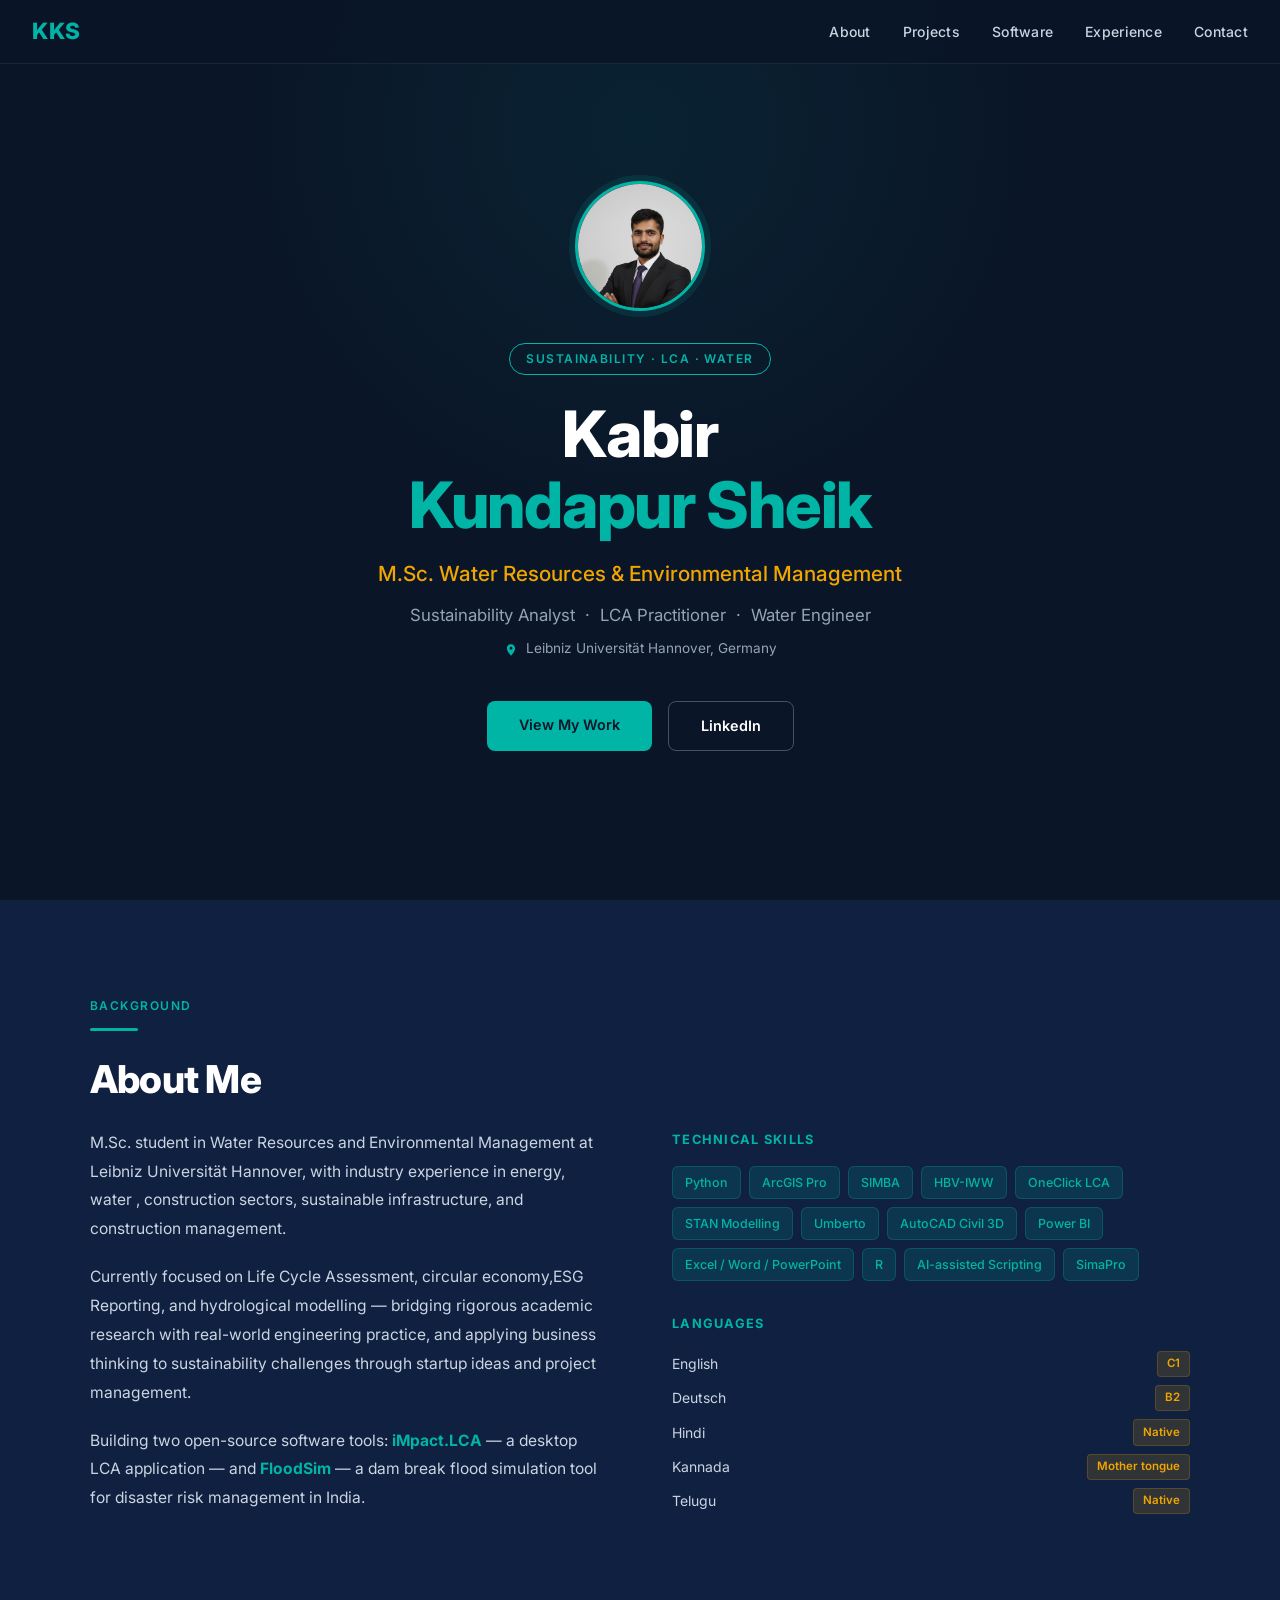
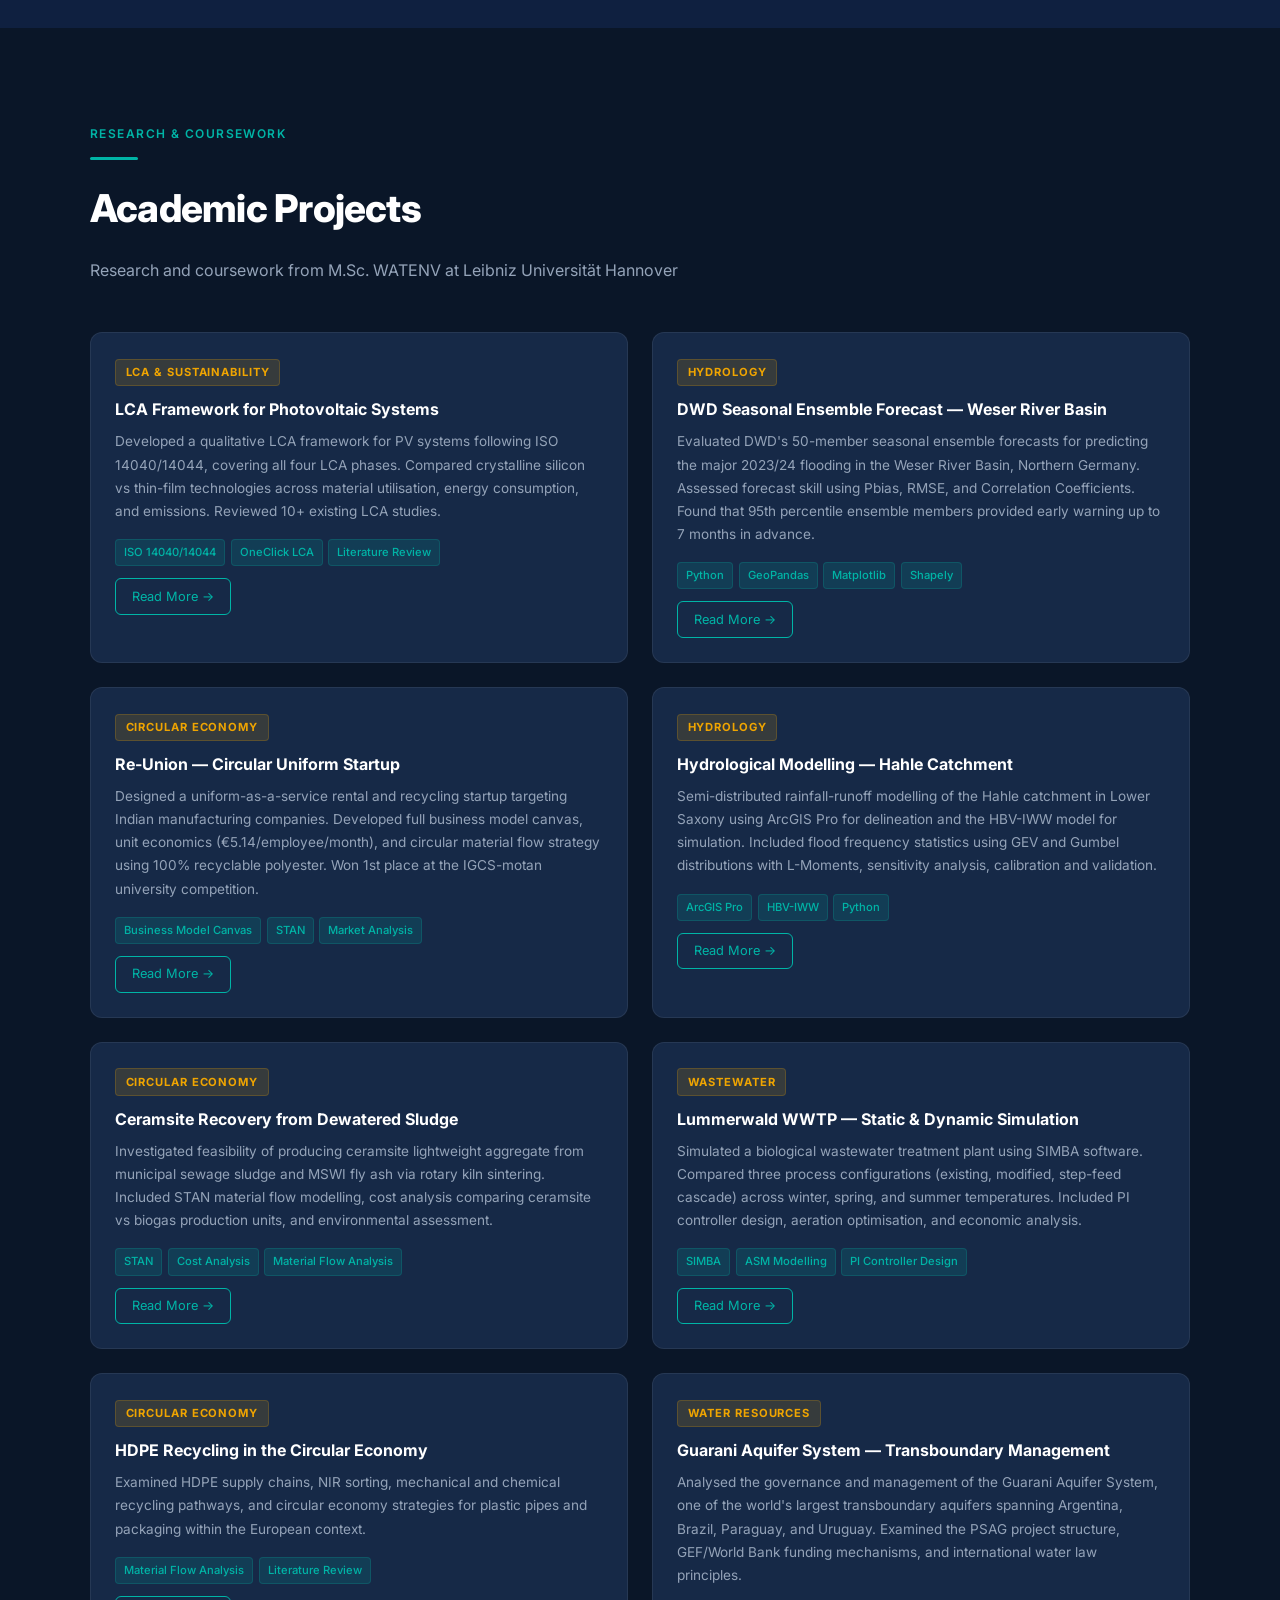
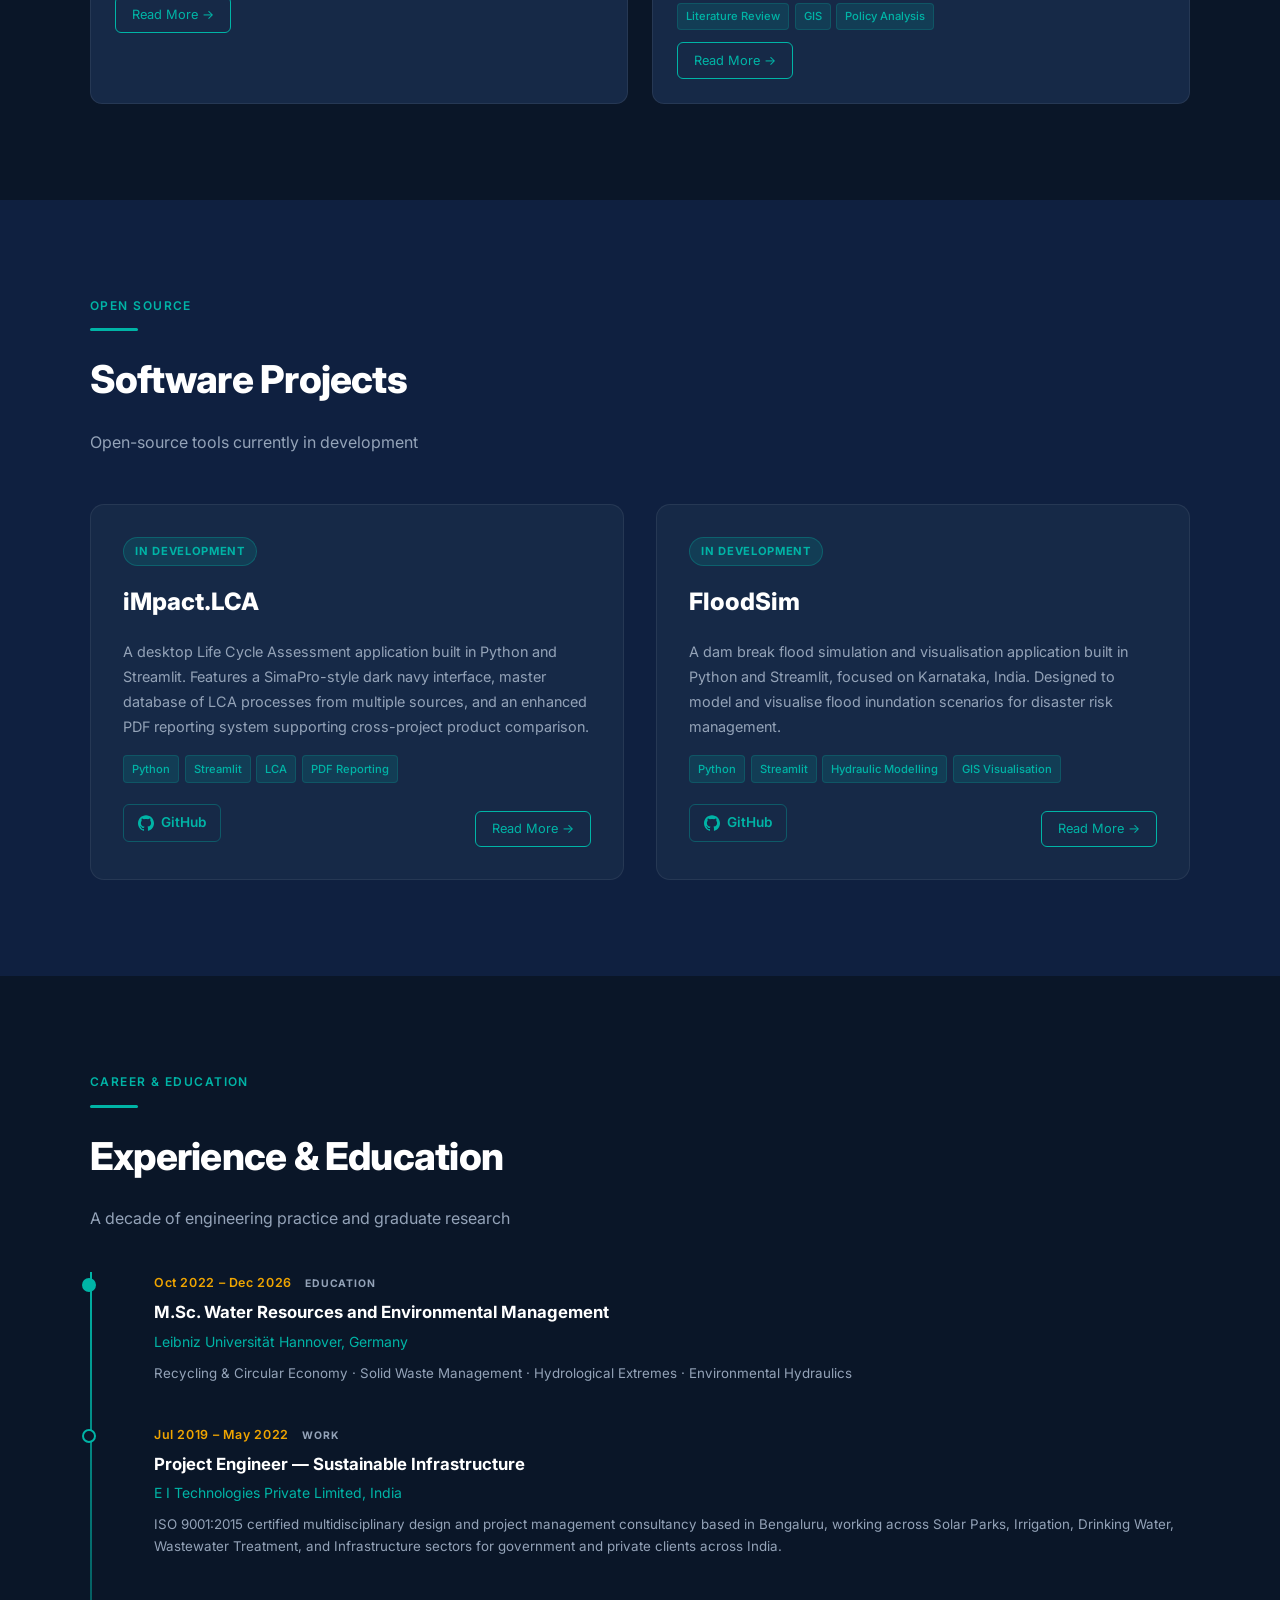
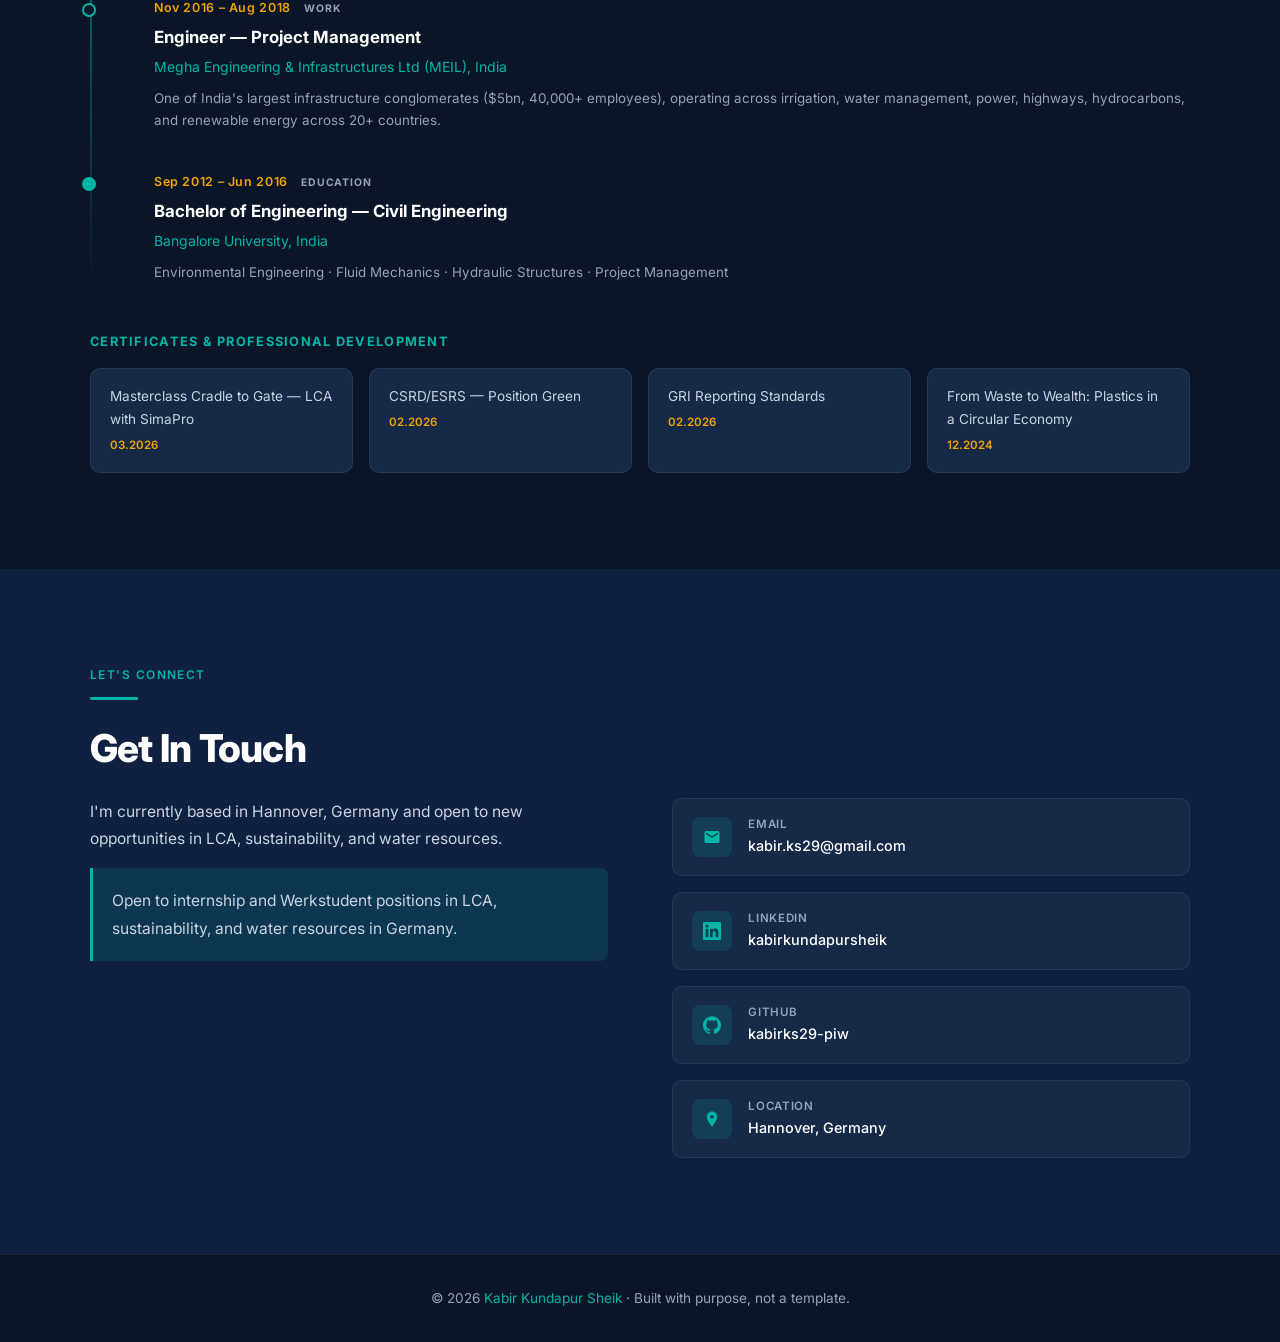
<file: index.html>
<!DOCTYPE html>
<html lang="en">
<head>
  <!-- Google Analytics -->
  <script async src="https://www.googletagmanager.com/gtag/js?id=G-BRBL1PH256"></script>
  <script>
    window.dataLayer = window.dataLayer || [];
    function gtag(){dataLayer.push(arguments);}
    gtag('js', new Date());

    gtag('config', 'G-BRBL1PH256');
  </script>
  <meta charset="UTF-8" />
  <meta name="viewport" content="width=device-width, initial-scale=1.0" />
  <title>Kabir Kundapur Sheik — Portfolio</title>
  <link rel="preconnect" href="https://fonts.googleapis.com" />
  <link rel="preconnect" href="https://fonts.gstatic.com" crossorigin />
  <link href="https://fonts.googleapis.com/css2?family=Inter:wght@300;400;500;600;700;800&display=swap" rel="stylesheet" />
  <style>
    *, *::before, *::after { box-sizing: border-box; margin: 0; padding: 0; }

    :root {
      --navy: #0a1628;
      --navy-mid: #0f2040;
      --navy-light: #162947;
      --teal: #00b4a6;
      --teal-dim: rgba(0, 180, 166, 0.15);
      --gold: #f0a500;
      --gold-dim: rgba(240, 165, 0, 0.15);
      --white: #ffffff;
      --gray: #94a3b8;
      --gray-light: #cbd5e1;
      --border: rgba(255, 255, 255, 0.07);
    }

    html { scroll-behavior: smooth; }

    body {
      font-family: 'Inter', sans-serif;
      background: var(--navy);
      color: var(--white);
      line-height: 1.7;
      font-size: 16px;
    }

    /* ── SCROLLBAR ── */
    ::-webkit-scrollbar { width: 6px; }
    ::-webkit-scrollbar-track { background: var(--navy); }
    ::-webkit-scrollbar-thumb { background: var(--teal); border-radius: 3px; }

    /* ── NAV ── */
    nav {
      position: fixed;
      top: 0; left: 0; right: 0;
      z-index: 100;
      background: rgba(10, 22, 40, 0.92);
      backdrop-filter: blur(12px);
      -webkit-backdrop-filter: blur(12px);
      border-bottom: 1px solid var(--border);
      padding: 0 2rem;
      height: 64px;
      display: flex;
      align-items: center;
      justify-content: space-between;
    }

    .nav-logo {
      font-size: 1.4rem;
      font-weight: 800;
      color: var(--teal);
      letter-spacing: 0.05em;
      text-decoration: none;
    }

    .nav-links {
      display: flex;
      gap: 2rem;
      list-style: none;
    }

    .nav-links a {
      color: var(--gray-light);
      text-decoration: none;
      font-size: 0.875rem;
      font-weight: 500;
      letter-spacing: 0.02em;
      transition: color 0.2s;
    }

    .nav-links a:hover { color: var(--teal); }

    /* ── HERO ── */
    #hero {
      min-height: 100vh;
      display: flex;
      align-items: center;
      justify-content: center;
      text-align: center;
      padding: 6rem 2rem 4rem;
      position: relative;
      overflow: hidden;
    }

    #hero::before {
      content: '';
      position: absolute;
      top: -30%;
      left: 50%;
      transform: translateX(-50%);
      width: 800px;
      height: 800px;
      background: radial-gradient(ellipse, rgba(0, 180, 166, 0.08) 0%, transparent 70%);
      pointer-events: none;
    }

    .hero-inner { position: relative; max-width: 760px; }

    .hero-tag {
      display: inline-block;
      font-size: 0.75rem;
      font-weight: 600;
      letter-spacing: 0.12em;
      text-transform: uppercase;
      color: var(--teal);
      border: 1px solid var(--teal);
      border-radius: 100px;
      padding: 0.3rem 1rem;
      margin-bottom: 1.5rem;
    }

    .hero-name {
      font-size: clamp(2.4rem, 6vw, 4rem);
      font-weight: 800;
      line-height: 1.1;
      letter-spacing: -0.02em;
      margin-bottom: 1rem;
    }

    .hero-name span { color: var(--teal); }

    .hero-title {
      font-size: clamp(1rem, 2.5vw, 1.3rem);
      font-weight: 500;
      color: var(--gold);
      margin-bottom: 0.6rem;
    }

    .hero-subtitle {
      font-size: clamp(0.9rem, 2vw, 1.05rem);
      color: var(--gray);
      margin-bottom: 0.5rem;
    }

    .hero-location {
      font-size: 0.85rem;
      color: var(--gray);
      margin-bottom: 2.5rem;
    }

    .hero-location svg {
      width: 14px; height: 14px;
      vertical-align: middle;
      margin-right: 4px;
      fill: var(--teal);
    }

    .btn-group { display: flex; gap: 1rem; justify-content: center; flex-wrap: wrap; }

    .btn {
      display: inline-block;
      padding: 0.75rem 2rem;
      border-radius: 8px;
      font-size: 0.9rem;
      font-weight: 600;
      text-decoration: none;
      transition: all 0.2s;
      cursor: pointer;
    }

    .btn-primary {
      background: var(--teal);
      color: var(--navy);
    }

    .btn-primary:hover {
      background: #00cfc0;
      transform: translateY(-2px);
    }

    .btn-outline {
      background: transparent;
      color: var(--white);
      border: 1px solid rgba(255, 255, 255, 0.25);
    }

    .btn-outline:hover {
      border-color: var(--teal);
      color: var(--teal);
      transform: translateY(-2px);
    }

    /* ── SECTIONS ── */
    section { padding: 6rem 2rem; }

    .container { max-width: 1100px; margin: 0 auto; }

    .section-label {
      font-size: 0.75rem;
      font-weight: 600;
      letter-spacing: 0.12em;
      text-transform: uppercase;
      color: var(--teal);
      margin-bottom: 0.75rem;
    }

    .section-heading {
      font-size: clamp(1.8rem, 4vw, 2.4rem);
      font-weight: 800;
      letter-spacing: -0.02em;
      margin-bottom: 1rem;
    }

    .section-sub {
      color: var(--gray);
      font-size: 1rem;
      max-width: 600px;
      margin-bottom: 3rem;
    }

    .divider {
      width: 48px;
      height: 3px;
      background: var(--teal);
      border-radius: 2px;
      margin-bottom: 1rem;
    }

    /* ── ABOUT ── */
    #about { background: var(--navy-mid); }

    .about-grid {
      display: grid;
      grid-template-columns: 1fr 1fr;
      gap: 4rem;
      align-items: start;
    }

    .about-text p {
      color: var(--gray-light);
      margin-bottom: 1.2rem;
      font-size: 0.975rem;
      line-height: 1.85;
    }

    .about-right {}

    .about-block-title {
      font-size: 0.8rem;
      font-weight: 700;
      letter-spacing: 0.1em;
      text-transform: uppercase;
      color: var(--teal);
      margin-bottom: 1rem;
    }

    .skills-grid {
      display: flex;
      flex-wrap: wrap;
      gap: 0.5rem;
      margin-bottom: 2rem;
    }

    .skill-tag {
      background: var(--teal-dim);
      color: var(--teal);
      border: 1px solid rgba(0, 180, 166, 0.25);
      font-size: 0.78rem;
      font-weight: 500;
      padding: 0.3rem 0.75rem;
      border-radius: 6px;
    }

    .lang-list {
      display: flex;
      flex-direction: column;
      gap: 0.5rem;
    }

    .lang-item {
      display: flex;
      justify-content: space-between;
      align-items: center;
      font-size: 0.875rem;
      color: var(--gray-light);
    }

    .lang-badge {
      font-size: 0.72rem;
      font-weight: 600;
      color: var(--gold);
      background: var(--gold-dim);
      border: 1px solid rgba(240, 165, 0, 0.2);
      padding: 0.15rem 0.55rem;
      border-radius: 4px;
    }

    /* ── CARDS ── */
    .cards-grid {
      display: grid;
      grid-template-columns: repeat(2, 1fr);
      gap: 1.5rem;
    }

    .card {
      background: var(--navy-light);
      border: 1px solid var(--border);
      border-radius: 12px;
      padding: 1.5rem;
      transition: border-color 0.2s, transform 0.2s;
    }

    .card:hover {
      border-color: rgba(0, 180, 166, 0.35);
      transform: translateY(-3px);
    }

    .card-tag {
      display: inline-block;
      font-size: 0.7rem;
      font-weight: 700;
      letter-spacing: 0.08em;
      text-transform: uppercase;
      color: var(--gold);
      background: var(--gold-dim);
      border: 1px solid rgba(240, 165, 0, 0.2);
      padding: 0.2rem 0.6rem;
      border-radius: 4px;
      margin-bottom: 0.75rem;
    }

    .card-title {
      font-size: 1rem;
      font-weight: 700;
      margin-bottom: 0.6rem;
      line-height: 1.4;
      color: var(--white);
    }

    .card-desc {
      font-size: 0.85rem;
      color: var(--gray);
      line-height: 1.7;
      margin-bottom: 1rem;
    }

    .tool-tags {
      display: flex;
      flex-wrap: wrap;
      gap: 0.35rem;
    }

    .tool-tag {
      font-size: 0.7rem;
      font-weight: 500;
      color: var(--teal);
      background: var(--teal-dim);
      border: 1px solid rgba(0, 180, 166, 0.2);
      padding: 0.2rem 0.5rem;
      border-radius: 4px;
    }

    /* ── SOFTWARE ── */
    #software { background: var(--navy-mid); }

    .software-grid {
      display: grid;
      grid-template-columns: 1fr 1fr;
      gap: 2rem;
    }

    .software-card {
      background: var(--navy-light);
      border: 1px solid var(--border);
      border-radius: 14px;
      padding: 2rem;
      transition: border-color 0.2s, transform 0.2s;
      display: flex;
      flex-direction: column;
      gap: 1rem;
    }

    .software-card:hover {
      border-color: rgba(0, 180, 166, 0.4);
      transform: translateY(-4px);
    }

    .status-badge {
      display: inline-block;
      font-size: 0.7rem;
      font-weight: 700;
      letter-spacing: 0.06em;
      text-transform: uppercase;
      color: var(--teal);
      background: var(--teal-dim);
      border: 1px solid rgba(0, 180, 166, 0.3);
      padding: 0.25rem 0.7rem;
      border-radius: 100px;
      width: fit-content;
    }

    .software-card h3 {
      font-size: 1.5rem;
      font-weight: 800;
      color: var(--white);
    }

    .software-card p {
      font-size: 0.9rem;
      color: var(--gray);
      line-height: 1.75;
      flex: 1;
    }

    .software-footer {
      display: flex;
      align-items: center;
      justify-content: space-between;
      flex-wrap: wrap;
      gap: 0.75rem;
    }

    .software-link {
      display: inline-flex;
      align-items: center;
      gap: 0.4rem;
      font-size: 0.85rem;
      font-weight: 600;
      color: var(--teal);
      text-decoration: none;
      border: 1px solid rgba(0, 180, 166, 0.35);
      padding: 0.4rem 0.9rem;
      border-radius: 6px;
      transition: background 0.2s;
    }

    .software-link:hover { background: var(--teal-dim); }

    /* ── TIMELINE ── */
    #experience { background: var(--navy); }

    .timeline {
      position: relative;
      padding-left: 2rem;
      margin-bottom: 3rem;
    }

    .timeline::before {
      content: '';
      position: absolute;
      left: 0;
      top: 0; bottom: 0;
      width: 2px;
      background: linear-gradient(to bottom, var(--teal), transparent);
    }

    .timeline-item {
      position: relative;
      padding: 0 0 2.5rem 2rem;
    }

    .timeline-item:last-child { padding-bottom: 0; }

    .timeline-dot {
      position: absolute;
      left: -2.5rem;
      top: 0.35rem;
      width: 14px;
      height: 14px;
      border-radius: 50%;
      border: 2px solid var(--teal);
      background: var(--navy);
    }

    .timeline-dot.education { background: var(--teal); }

    .timeline-date {
      font-size: 0.78rem;
      font-weight: 600;
      color: var(--gold);
      letter-spacing: 0.05em;
      margin-bottom: 0.3rem;
    }

    .timeline-type {
      display: inline-block;
      font-size: 0.65rem;
      font-weight: 700;
      letter-spacing: 0.08em;
      text-transform: uppercase;
      margin-left: 0.6rem;
      color: var(--gray);
    }

    .timeline-title {
      font-size: 1.05rem;
      font-weight: 700;
      color: var(--white);
      margin-bottom: 0.2rem;
    }

    .timeline-org {
      font-size: 0.875rem;
      color: var(--teal);
      margin-bottom: 0.5rem;
    }

    .timeline-detail {
      font-size: 0.835rem;
      color: var(--gray);
      line-height: 1.65;
    }

    /* ── CERTS ── */
    .certs-heading {
      font-size: 0.8rem;
      font-weight: 700;
      letter-spacing: 0.1em;
      text-transform: uppercase;
      color: var(--teal);
      margin-bottom: 1rem;
    }

    .certs-grid {
      display: grid;
      grid-template-columns: repeat(auto-fill, minmax(220px, 1fr));
      gap: 1rem;
    }

    .cert-card {
      background: var(--navy-light);
      border: 1px solid var(--border);
      border-radius: 10px;
      padding: 1rem 1.2rem;
      font-size: 0.85rem;
      color: var(--gray-light);
      transition: border-color 0.2s;
    }

    .cert-card:hover { border-color: rgba(0, 180, 166, 0.3); }

    .cert-date {
      font-size: 0.72rem;
      color: var(--gold);
      font-weight: 600;
      margin-top: 0.3rem;
    }

    /* ── CONTACT ── */
    #contact { background: var(--navy-mid); }

    .contact-inner {
      display: grid;
      grid-template-columns: 1fr 1fr;
      gap: 4rem;
      align-items: start;
    }

    .contact-note {
      font-size: 0.975rem;
      color: var(--gray-light);
      line-height: 1.75;
      margin-top: 1rem;
      padding: 1.2rem;
      background: var(--teal-dim);
      border-left: 3px solid var(--teal);
      border-radius: 0 8px 8px 0;
    }

    .contact-links {
      display: flex;
      flex-direction: column;
      gap: 1rem;
    }

    .contact-item {
      display: flex;
      align-items: center;
      gap: 1rem;
      padding: 1rem 1.2rem;
      background: var(--navy-light);
      border: 1px solid var(--border);
      border-radius: 10px;
      text-decoration: none;
      transition: border-color 0.2s, transform 0.2s;
    }

    .contact-item:hover {
      border-color: rgba(0, 180, 166, 0.4);
      transform: translateX(4px);
    }

    .contact-icon {
      width: 40px; height: 40px;
      background: var(--teal-dim);
      border-radius: 8px;
      display: flex;
      align-items: center;
      justify-content: center;
      flex-shrink: 0;
    }

    .contact-icon svg {
      width: 18px; height: 18px;
      fill: var(--teal);
    }

    .contact-label {
      font-size: 0.72rem;
      font-weight: 600;
      letter-spacing: 0.06em;
      text-transform: uppercase;
      color: var(--gray);
    }

    .contact-value {
      font-size: 0.9rem;
      font-weight: 500;
      color: var(--white);
    }

    /* ── FOOTER ── */
    footer {
      background: var(--navy);
      border-top: 1px solid var(--border);
      text-align: center;
      padding: 2rem;
      font-size: 0.85rem;
      color: var(--gray);
    }

    footer span { color: var(--teal); }

    /* ── RESPONSIVE ── */
    @media (max-width: 768px) {
      nav { padding: 0 1.2rem; }

      .nav-links { gap: 1.2rem; }

      .nav-links a { font-size: 0.8rem; }

      section { padding: 4rem 1.2rem; }

      .about-grid,
      .contact-inner { grid-template-columns: 1fr; gap: 2.5rem; }

      .cards-grid,
      .software-grid { grid-template-columns: 1fr; }

      .timeline { padding-left: 1.5rem; }

      .timeline-item { padding-left: 1.5rem; }

      .timeline-dot { left: -2rem; }
    }

    @media (max-width: 480px) {
      .nav-links { display: none; }

      .hero-name { font-size: 2rem; }
    }

    .read-more-btn {
      display: inline-block;
      margin-top: 0.75rem;
      padding: 0.4rem 1rem;
      border: 1px solid #00b4a6;
      color: #00b4a6;
      border-radius: 6px;
      font-size: 0.8rem;
      text-decoration: none;
    }
    .read-more-btn:hover {
      background: #00b4a6;
      color: #0a1628;
    }
  </style>
</head>
<body>

  <!-- ── NAV ── -->
  <nav>
    <a href="#hero" class="nav-logo">KKS</a>
    <ul class="nav-links">
      <li><a href="#about">About</a></li>
      <li><a href="#projects">Projects</a></li>
      <li><a href="#software">Software</a></li>
      <li><a href="#experience">Experience</a></li>
      <li><a href="#contact">Contact</a></li>
    </ul>
  </nav>

  <!-- ── HERO ── -->
  <section id="hero">
    <div class="hero-inner">
      <div style="margin-bottom:1.5rem;">
        <img src="Perplexity.png" alt="Kabir Kundapur Sheik" style="width:130px;height:130px;border-radius:50%;object-fit:cover;object-position:center top;border:3px solid var(--teal);box-shadow:0 0 0 6px rgba(0,180,166,0.12);" />
      </div>
      <div class="hero-tag">Sustainability · LCA · Water</div>
      <h1 class="hero-name">Kabir<br><span>Kundapur Sheik</span></h1>
      <p class="hero-title">M.Sc. Water Resources &amp; Environmental Management</p>
      <p class="hero-subtitle">Sustainability Analyst &nbsp;·&nbsp; LCA Practitioner &nbsp;·&nbsp; Water Engineer</p>
      <p class="hero-location">
        <svg viewBox="0 0 24 24" xmlns="http://www.w3.org/2000/svg"><path d="M12 2C8.13 2 5 5.13 5 9c0 5.25 7 13 7 13s7-7.75 7-13c0-3.87-3.13-7-7-7zm0 9.5c-1.38 0-2.5-1.12-2.5-2.5s1.12-2.5 2.5-2.5 2.5 1.12 2.5 2.5-1.12 2.5-2.5 2.5z"/></svg>
        Leibniz Universität Hannover, Germany
      </p>
      <div class="btn-group">
        <a href="#projects" class="btn btn-primary">View My Work</a>
        <a href="https://www.linkedin.com/in/kabirkundapursheik/" target="_blank" rel="noopener" class="btn btn-outline">LinkedIn</a>
      </div>
    </div>
  </section>

  <!-- ── ABOUT ── -->
  <section id="about">
    <div class="container">
      <p class="section-label">Background</p>
      <div class="divider"></div>
      <h2 class="section-heading">About Me</h2>
      <div class="about-grid">
        <div class="about-text">
          <p>M.Sc. student in Water Resources and Environmental Management at Leibniz Universität Hannover, with industry experience in energy, water , construction sectors, sustainable infrastructure, and construction management.</p>
          <p>Currently focused on Life Cycle Assessment, circular economy,ESG Reporting, and hydrological modelling — bridging rigorous academic research with real-world engineering practice, and applying business thinking to sustainability challenges through startup ideas and project management.</p>
          <p>Building two open-source software tools: <strong style="color:var(--teal)">iMpact.LCA</strong> — a desktop LCA application — and <strong style="color:var(--teal)">FloodSim</strong> — a dam break flood simulation tool for disaster risk management in India.</p>
        </div>
        <div class="about-right">
          <p class="about-block-title">Technical Skills</p>
          <div class="skills-grid">
            <span class="skill-tag">Python</span>
            <span class="skill-tag">ArcGIS Pro</span>
            <span class="skill-tag">SIMBA</span>
            <span class="skill-tag">HBV-IWW</span>
            <span class="skill-tag">OneClick LCA</span>
            <span class="skill-tag">STAN Modelling</span>
            <span class="skill-tag">Umberto</span>
            <span class="skill-tag">AutoCAD Civil 3D</span>
            <span class="skill-tag">Power BI</span>
            <span class="skill-tag">Excel / Word / PowerPoint</span>
            <span class="skill-tag">R</span>
            <span class="skill-tag">AI-assisted Scripting</span>
            <span class="skill-tag">SimaPro</span>
          </div>
          <p class="about-block-title">Languages</p>
          <div class="lang-list">
            <div class="lang-item"><span>English</span><span class="lang-badge">C1</span></div>
            <div class="lang-item"><span>Deutsch</span><span class="lang-badge">B2</span></div>
            <div class="lang-item"><span>Hindi</span><span class="lang-badge">Native</span></div>
            <div class="lang-item"><span>Kannada</span><span class="lang-badge">Mother tongue</span></div>
            <div class="lang-item"><span>Telugu</span><span class="lang-badge">Native</span></div>
          </div>
        </div>
      </div>
    </div>
  </section>

  <!-- ── PROJECTS ── -->
  <section id="projects">
    <div class="container">
      <p class="section-label">Research &amp; Coursework</p>
      <div class="divider"></div>
      <h2 class="section-heading">Academic Projects</h2>
      <p class="section-sub">Research and coursework from M.Sc. WATENV at Leibniz Universität Hannover</p>
      <div class="cards-grid">

        <div class="card">
          <span class="card-tag">LCA &amp; Sustainability</span>
          <h3 class="card-title">LCA Framework for Photovoltaic Systems</h3>
          <p class="card-desc">Developed a qualitative LCA framework for PV systems following ISO 14040/14044, covering all four LCA phases. Compared crystalline silicon vs thin-film technologies across material utilisation, energy consumption, and emissions. Reviewed 10+ existing LCA studies.</p>
          <div class="tool-tags">
            <span class="tool-tag">ISO 14040/14044</span>
            <span class="tool-tag">OneClick LCA</span>
            <span class="tool-tag">Literature Review</span>
          </div>
          <a href="lca-pv.html" class="read-more-btn">Read More →</a>
        </div>

        <div class="card">
          <span class="card-tag">Hydrology</span>
          <h3 class="card-title">DWD Seasonal Ensemble Forecast — Weser River Basin</h3>
          <p class="card-desc">Evaluated DWD's 50-member seasonal ensemble forecasts for predicting the major 2023/24 flooding in the Weser River Basin, Northern Germany. Assessed forecast skill using Pbias, RMSE, and Correlation Coefficients. Found that 95th percentile ensemble members provided early warning up to 7 months in advance.</p>
          <div class="tool-tags">
            <span class="tool-tag">Python</span>
            <span class="tool-tag">GeoPandas</span>
            <span class="tool-tag">Matplotlib</span>
            <span class="tool-tag">Shapely</span>
          </div>
          <a href="weser.html" class="read-more-btn">Read More →</a>
        </div>

        <div class="card">
          <span class="card-tag">Circular Economy</span>
          <h3 class="card-title">Re-Union — Circular Uniform Startup</h3>
          <p class="card-desc">Designed a uniform-as-a-service rental and recycling startup targeting Indian manufacturing companies. Developed full business model canvas, unit economics (€5.14/employee/month), and circular material flow strategy using 100% recyclable polyester. Won 1st place at the IGCS-motan university competition.</p>
          <div class="tool-tags">
            <span class="tool-tag">Business Model Canvas</span>
            <span class="tool-tag">STAN</span>
            <span class="tool-tag">Market Analysis</span>
          </div>
          <a href="reunion.html" class="read-more-btn">Read More →</a>
        </div>

        <div class="card">
          <span class="card-tag">Hydrology</span>
          <h3 class="card-title">Hydrological Modelling — Hahle Catchment</h3>
          <p class="card-desc">Semi-distributed rainfall-runoff modelling of the Hahle catchment in Lower Saxony using ArcGIS Pro for delineation and the HBV-IWW model for simulation. Included flood frequency statistics using GEV and Gumbel distributions with L-Moments, sensitivity analysis, calibration and validation.</p>
          <div class="tool-tags">
            <span class="tool-tag">ArcGIS Pro</span>
            <span class="tool-tag">HBV-IWW</span>
            <span class="tool-tag">Python</span>
          </div>
          <a href="hahle.html" class="read-more-btn">Read More →</a>
        </div>

        <div class="card">
          <span class="card-tag">Circular Economy</span>
          <h3 class="card-title">Ceramsite Recovery from Dewatered Sludge</h3>
          <p class="card-desc">Investigated feasibility of producing ceramsite lightweight aggregate from municipal sewage sludge and MSWI fly ash via rotary kiln sintering. Included STAN material flow modelling, cost analysis comparing ceramsite vs biogas production units, and environmental assessment.</p>
          <div class="tool-tags">
            <span class="tool-tag">STAN</span>
            <span class="tool-tag">Cost Analysis</span>
            <span class="tool-tag">Material Flow Analysis</span>
          </div>
          <a href="ceramsite.html" class="read-more-btn">Read More →</a>
        </div>

        <div class="card">
          <span class="card-tag">Wastewater</span>
          <h3 class="card-title">Lummerwald WWTP — Static &amp; Dynamic Simulation</h3>
          <p class="card-desc">Simulated a biological wastewater treatment plant using SIMBA software. Compared three process configurations (existing, modified, step-feed cascade) across winter, spring, and summer temperatures. Included PI controller design, aeration optimisation, and economic analysis.</p>
          <div class="tool-tags">
            <span class="tool-tag">SIMBA</span>
            <span class="tool-tag">ASM Modelling</span>
            <span class="tool-tag">PI Controller Design</span>
          </div>
          <a href="lummerwald.html" class="read-more-btn">Read More →</a>
        </div>

        <div class="card">
          <span class="card-tag">Circular Economy</span>
          <h3 class="card-title">HDPE Recycling in the Circular Economy</h3>
          <p class="card-desc">Examined HDPE supply chains, NIR sorting, mechanical and chemical recycling pathways, and circular economy strategies for plastic pipes and packaging within the European context.</p>
          <div class="tool-tags">
            <span class="tool-tag">Material Flow Analysis</span>
            <span class="tool-tag">Literature Review</span>
          </div>
          <a href="hdpe.html" class="read-more-btn">Read More →</a>
        </div>

        <div class="card">
          <span class="card-tag">Water Resources</span>
          <h3 class="card-title">Guarani Aquifer System — Transboundary Management</h3>
          <p class="card-desc">Analysed the governance and management of the Guarani Aquifer System, one of the world's largest transboundary aquifers spanning Argentina, Brazil, Paraguay, and Uruguay. Examined the PSAG project structure, GEF/World Bank funding mechanisms, and international water law principles.</p>
          <div class="tool-tags">
            <span class="tool-tag">Literature Review</span>
            <span class="tool-tag">GIS</span>
            <span class="tool-tag">Policy Analysis</span>
          </div>
          <a href="guarani.html" class="read-more-btn">Read More →</a>
        </div>

      </div>
    </div>
  </section>

  <!-- ── SOFTWARE ── -->
  <section id="software">
    <div class="container">
      <p class="section-label">Open Source</p>
      <div class="divider"></div>
      <h2 class="section-heading">Software Projects</h2>
      <p class="section-sub">Open-source tools currently in development</p>
      <div class="software-grid">

        <div class="software-card">
          <span class="status-badge">In Development</span>
          <h3>iMpact.LCA</h3>
          <p>A desktop Life Cycle Assessment application built in Python and Streamlit. Features a SimaPro-style dark navy interface, master database of LCA processes from multiple sources, and an enhanced PDF reporting system supporting cross-project product comparison.</p>
          <div class="tool-tags" style="flex-wrap:wrap;display:flex;gap:0.35rem;">
            <span class="tool-tag">Python</span>
            <span class="tool-tag">Streamlit</span>
            <span class="tool-tag">LCA</span>
            <span class="tool-tag">PDF Reporting</span>
          </div>
          <div class="software-footer">
            <a href="#" class="software-link">
              <svg width="16" height="16" viewBox="0 0 24 24" fill="currentColor"><path d="M12 .297c-6.63 0-12 5.373-12 12 0 5.303 3.438 9.8 8.205 11.385.6.113.82-.258.82-.577 0-.285-.01-1.04-.015-2.04-3.338.724-4.042-1.61-4.042-1.61C4.422 18.07 3.633 17.7 3.633 17.7c-1.087-.744.084-.729.084-.729 1.205.084 1.838 1.236 1.838 1.236 1.07 1.835 2.809 1.305 3.495.998.108-.776.417-1.305.76-1.605-2.665-.3-5.466-1.332-5.466-5.93 0-1.31.465-2.38 1.235-3.22-.135-.303-.54-1.523.105-3.176 0 0 1.005-.322 3.3 1.23.96-.267 1.98-.399 3-.405 1.02.006 2.04.138 3 .405 2.28-1.552 3.285-1.23 3.285-1.23.645 1.653.24 2.873.12 3.176.765.84 1.23 1.91 1.23 3.22 0 4.61-2.805 5.625-5.475 5.92.42.36.81 1.096.81 2.22 0 1.606-.015 2.896-.015 3.286 0 .315.21.69.825.57C20.565 22.092 24 17.592 24 12.297c0-6.627-5.373-12-12-12"/></svg>
              GitHub
            </a>
            <a href="lca-software.html" class="read-more-btn">Read More →</a>
          </div>
        </div>

        <div class="software-card">
          <span class="status-badge">In Development</span>
          <h3>FloodSim</h3>
          <p>A dam break flood simulation and visualisation application built in Python and Streamlit, focused on Karnataka, India. Designed to model and visualise flood inundation scenarios for disaster risk management.</p>
          <div class="tool-tags" style="flex-wrap:wrap;display:flex;gap:0.35rem;">
            <span class="tool-tag">Python</span>
            <span class="tool-tag">Streamlit</span>
            <span class="tool-tag">Hydraulic Modelling</span>
            <span class="tool-tag">GIS Visualisation</span>
          </div>
          <div class="software-footer">
            <a href="#" class="software-link">
              <svg width="16" height="16" viewBox="0 0 24 24" fill="currentColor"><path d="M12 .297c-6.63 0-12 5.373-12 12 0 5.303 3.438 9.8 8.205 11.385.6.113.82-.258.82-.577 0-.285-.01-1.04-.015-2.04-3.338.724-4.042-1.61-4.042-1.61C4.422 18.07 3.633 17.7 3.633 17.7c-1.087-.744.084-.729.084-.729 1.205.084 1.838 1.236 1.838 1.236 1.07 1.835 2.809 1.305 3.495.998.108-.776.417-1.305.76-1.605-2.665-.3-5.466-1.332-5.466-5.93 0-1.31.465-2.38 1.235-3.22-.135-.303-.54-1.523.105-3.176 0 0 1.005-.322 3.3 1.23.96-.267 1.98-.399 3-.405 1.02.006 2.04.138 3 .405 2.28-1.552 3.285-1.23 3.285-1.23.645 1.653.24 2.873.12 3.176.765.84 1.23 1.91 1.23 3.22 0 4.61-2.805 5.625-5.475 5.92.42.36.81 1.096.81 2.22 0 1.606-.015 2.896-.015 3.286 0 .315.21.69.825.57C20.565 22.092 24 17.592 24 12.297c0-6.627-5.373-12-12-12"/></svg>
              GitHub
            </a>
            <a href="floodsim.html" class="read-more-btn">Read More →</a>
          </div>
        </div>

      </div>
    </div>
  </section>

  <!-- ── EXPERIENCE ── -->
  <section id="experience">
    <div class="container">
      <p class="section-label">Career &amp; Education</p>
      <div class="divider"></div>
      <h2 class="section-heading">Experience &amp; Education</h2>
      <p class="section-sub" style="margin-bottom:2.5rem;">A decade of engineering practice and graduate research</p>

      <div class="timeline">

        <div class="timeline-item">
          <div class="timeline-dot education"></div>
          <div class="timeline-date">Oct 2022 – Dec 2026 <span class="timeline-type">Education</span></div>
          <div class="timeline-title">M.Sc. Water Resources and Environmental Management</div>
          <div class="timeline-org">Leibniz Universität Hannover, Germany</div>
          <div class="timeline-detail">Recycling &amp; Circular Economy · Solid Waste Management · Hydrological Extremes · Environmental Hydraulics</div>
        </div>

        <div class="timeline-item">
          <div class="timeline-dot"></div>
          <div class="timeline-date">Jul 2019 – May 2022 <span class="timeline-type">Work</span></div>
          <div class="timeline-title">Project Engineer — Sustainable Infrastructure</div>
          <div class="timeline-org"><a href="https://eitech.in/" target="_blank" rel="noopener" style="color:var(--teal);text-decoration:none;">E I Technologies Private Limited, India</a></div>
          <div class="timeline-detail">ISO 9001:2015 certified multidisciplinary design and project management consultancy based in Bengaluru, working across Solar Parks, Irrigation, Drinking Water, Wastewater Treatment, and Infrastructure sectors for government and private clients across India.</div>
        </div>

        <div class="timeline-item">
          <div class="timeline-dot"></div>
          <div class="timeline-date">Nov 2016 – Aug 2018 <span class="timeline-type">Work</span></div>
          <div class="timeline-title">Engineer — Project Management</div>
          <div class="timeline-org"><a href="https://meil.in/" target="_blank" rel="noopener" style="color:var(--teal);text-decoration:none;">Megha Engineering &amp; Infrastructures Ltd (MEIL), India</a></div>
          <div class="timeline-detail">One of India's largest infrastructure conglomerates ($5bn, 40,000+ employees), operating across irrigation, water management, power, highways, hydrocarbons, and renewable energy across 20+ countries.</div>
        </div>

        <div class="timeline-item">
          <div class="timeline-dot education"></div>
          <div class="timeline-date">Sep 2012 – Jun 2016 <span class="timeline-type">Education</span></div>
          <div class="timeline-title">Bachelor of Engineering — Civil Engineering</div>
          <div class="timeline-org">Bangalore University, India</div>
          <div class="timeline-detail">Environmental Engineering · Fluid Mechanics · Hydraulic Structures · Project Management</div>
        </div>

      </div>

      <p class="certs-heading">Certificates &amp; Professional Development</p>
      <div class="certs-grid">
        <div class="cert-card">
          Masterclass Cradle to Gate — LCA with SimaPro
          <div class="cert-date">03.2026</div>
        </div>
        <div class="cert-card">
          CSRD/ESRS — Position Green
          <div class="cert-date">02.2026</div>
        </div>
        <div class="cert-card">
          GRI Reporting Standards
          <div class="cert-date">02.2026</div>
        </div>
        <div class="cert-card">
          From Waste to Wealth: Plastics in a Circular Economy
          <div class="cert-date">12.2024</div>
        </div>
      </div>
    </div>
  </section>

  <!-- ── CONTACT ── -->
  <section id="contact">
    <div class="container">
      <p class="section-label">Let's Connect</p>
      <div class="divider"></div>
      <h2 class="section-heading">Get In Touch</h2>
      <div class="contact-inner">
        <div>
          <p style="color:var(--gray-light);font-size:0.975rem;line-height:1.75;margin-bottom:1rem;">
            I'm currently based in Hannover, Germany and open to new opportunities in LCA, sustainability, and water resources.
          </p>
          <div class="contact-note">
            Open to internship and Werkstudent positions in LCA, sustainability, and water resources in Germany.
          </div>
        </div>
        <div class="contact-links">

          <a href="mailto:kabir.ks29@gmail.com" class="contact-item">
            <div class="contact-icon">
              <svg viewBox="0 0 24 24" xmlns="http://www.w3.org/2000/svg"><path d="M20 4H4c-1.1 0-2 .9-2 2v12c0 1.1.9 2 2 2h16c1.1 0 2-.9 2-2V6c0-1.1-.9-2-2-2zm0 4-8 5-8-5V6l8 5 8-5v2z"/></svg>
            </div>
            <div>
              <div class="contact-label">Email</div>
              <div class="contact-value">kabir.ks29@gmail.com</div>
            </div>
          </a>

          <a href="https://www.linkedin.com/in/kabirkundapursheik/" target="_blank" rel="noopener" class="contact-item">
            <div class="contact-icon">
              <svg viewBox="0 0 24 24" xmlns="http://www.w3.org/2000/svg"><path d="M20.447 20.452h-3.554v-5.569c0-1.328-.027-3.037-1.852-3.037-1.853 0-2.136 1.445-2.136 2.939v5.667H9.351V9h3.414v1.561h.046c.477-.9 1.637-1.85 3.37-1.85 3.601 0 4.267 2.37 4.267 5.455v6.286zM5.337 7.433a2.062 2.062 0 0 1-2.063-2.065 2.064 2.064 0 1 1 2.063 2.065zm1.782 13.019H3.555V9h3.564v11.452zM22.225 0H1.771C.792 0 0 .774 0 1.729v20.542C0 23.227.792 24 1.771 24h20.451C23.2 24 24 23.227 24 22.271V1.729C24 .774 23.2 0 22.222 0h.003z"/></svg>
            </div>
            <div>
              <div class="contact-label">LinkedIn</div>
              <div class="contact-value">kabirkundapursheik</div>
            </div>
          </a>

          <a href="https://github.com/kabirks29-piw" target="_blank" rel="noopener" class="contact-item">
            <div class="contact-icon">
              <svg viewBox="0 0 24 24" xmlns="http://www.w3.org/2000/svg"><path d="M12 .297c-6.63 0-12 5.373-12 12 0 5.303 3.438 9.8 8.205 11.385.6.113.82-.258.82-.577 0-.285-.01-1.04-.015-2.04-3.338.724-4.042-1.61-4.042-1.61C4.422 18.07 3.633 17.7 3.633 17.7c-1.087-.744.084-.729.084-.729 1.205.084 1.838 1.236 1.838 1.236 1.07 1.835 2.809 1.305 3.495.998.108-.776.417-1.305.76-1.605-2.665-.3-5.466-1.332-5.466-5.93 0-1.31.465-2.38 1.235-3.22-.135-.303-.54-1.523.105-3.176 0 0 1.005-.322 3.3 1.23.96-.267 1.98-.399 3-.405 1.02.006 2.04.138 3 .405 2.28-1.552 3.285-1.23 3.285-1.23.645 1.653.24 2.873.12 3.176.765.84 1.23 1.91 1.23 3.22 0 4.61-2.805 5.625-5.475 5.92.42.36.81 1.096.81 2.22 0 1.606-.015 2.896-.015 3.286 0 .315.21.69.825.57C20.565 22.092 24 17.592 24 12.297c0-6.627-5.373-12-12-12"/></svg>
            </div>
            <div>
              <div class="contact-label">GitHub</div>
              <div class="contact-value">kabirks29-piw</div>
            </div>
          </a>

          <div class="contact-item" style="cursor:default;">
            <div class="contact-icon">
              <svg viewBox="0 0 24 24" xmlns="http://www.w3.org/2000/svg"><path d="M12 2C8.13 2 5 5.13 5 9c0 5.25 7 13 7 13s7-7.75 7-13c0-3.87-3.13-7-7-7zm0 9.5c-1.38 0-2.5-1.12-2.5-2.5s1.12-2.5 2.5-2.5 2.5 1.12 2.5 2.5-1.12 2.5-2.5 2.5z"/></svg>
            </div>
            <div>
              <div class="contact-label">Location</div>
              <div class="contact-value">Hannover, Germany</div>
            </div>
          </div>

        </div>
      </div>
    </div>
  </section>

  <!-- ── FOOTER ── -->
  <footer>
    © 2026 <span>Kabir Kundapur Sheik</span> · Built with purpose, not a template.
  </footer>

</body>
</html>
</file>
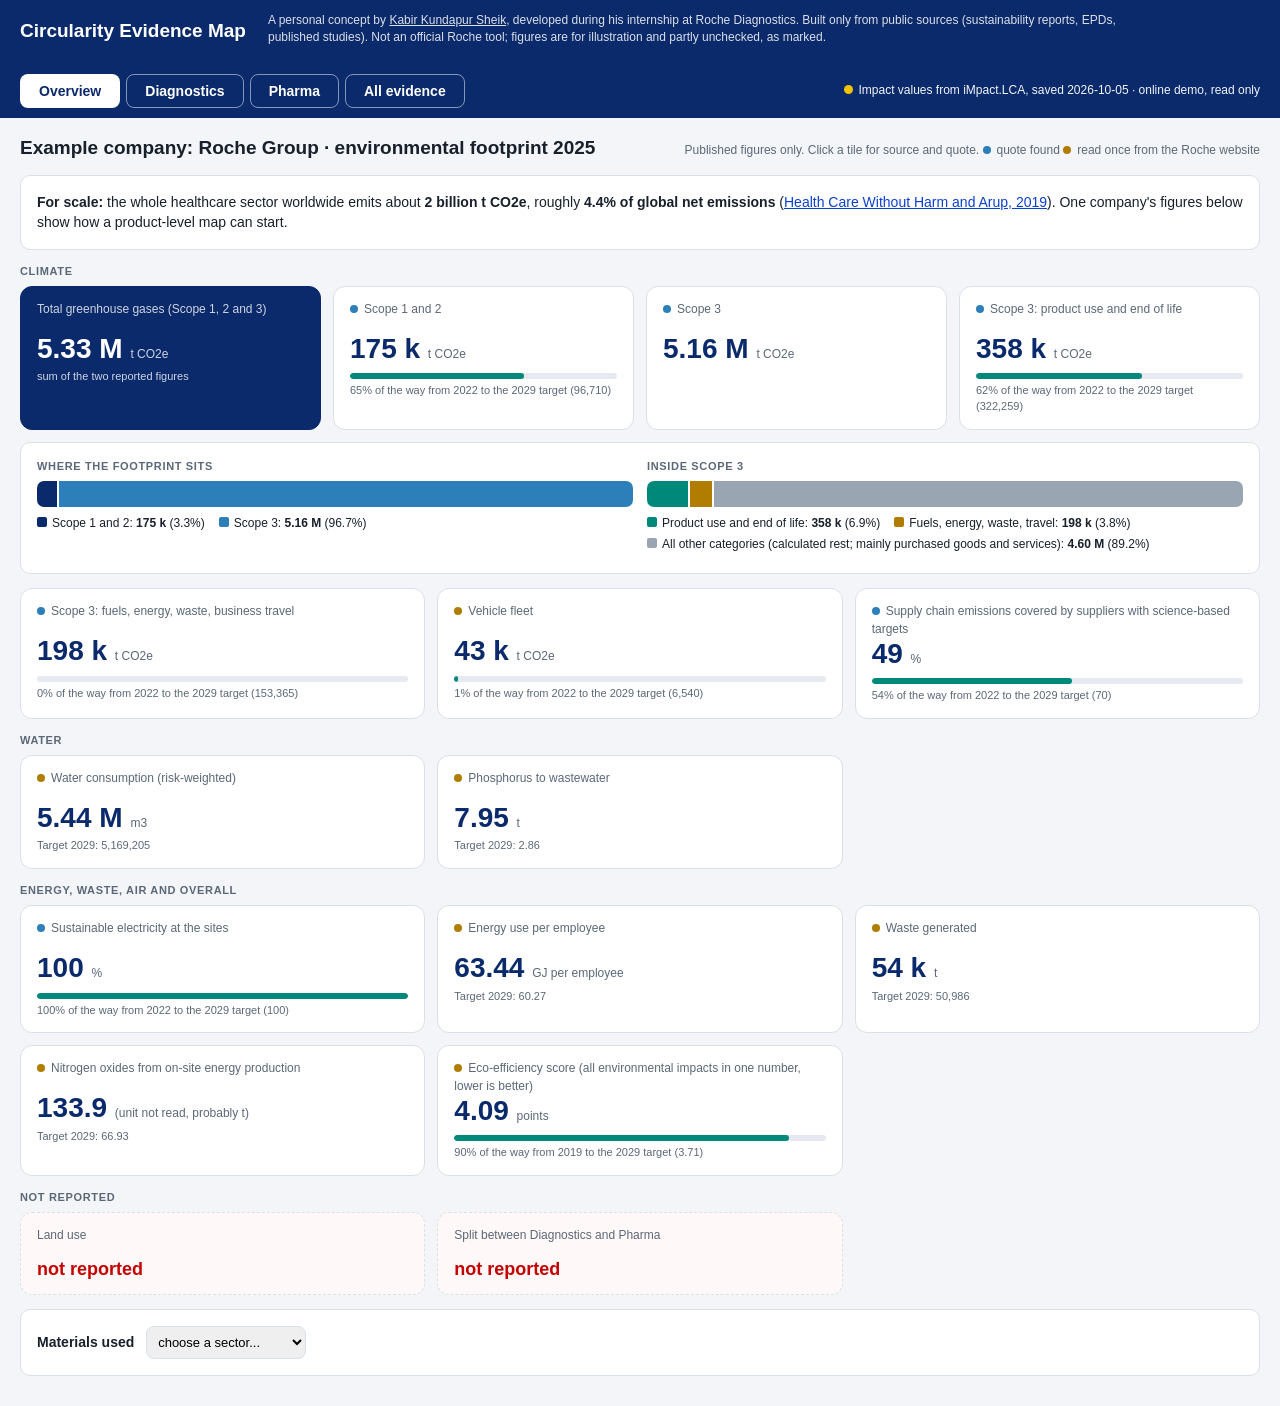
<file: circularity-evidence-map/index.html>
<!doctype html>
<html lang="en"><head><meta charset="utf-8"><meta name="viewport" content="width=device-width, initial-scale=1">
<title>Circularity Evidence Map</title><meta name="description" content="Concept by Kabir Kundapur Sheik: product-level carbon and circularity map for healthcare (diagnostics and pharma), built from public data."><link rel="stylesheet" href="app.css"></head><body>
<header><h1>Circularity Evidence Map</h1><p class="concept">A personal concept by <a href="https://kabirks29-piw.github.io/portfolio-kabir/" target="_blank">Kabir Kundapur Sheik</a>, developed during his internship at Roche Diagnostics. Built only from public sources (sustainability reports, EPDs, published studies). Not an official Roche tool; figures are for illustration and partly unchecked, as marked.</p>
<nav id="tabs"><button data-tab="home">Overview</button><button data-tab="dx">Diagnostics</button><button data-tab="ph">Pharma</button><button data-tab="ev">All evidence</button></nav>
<div id="lcabar"></div></header>
<main id="main"><p style="padding:30px">Loading the data...</p></main>
<div id="drawer"></div>
<script src="cytoscape.min.js"></script><script src="app.js"></script>
</body></html>
</file>
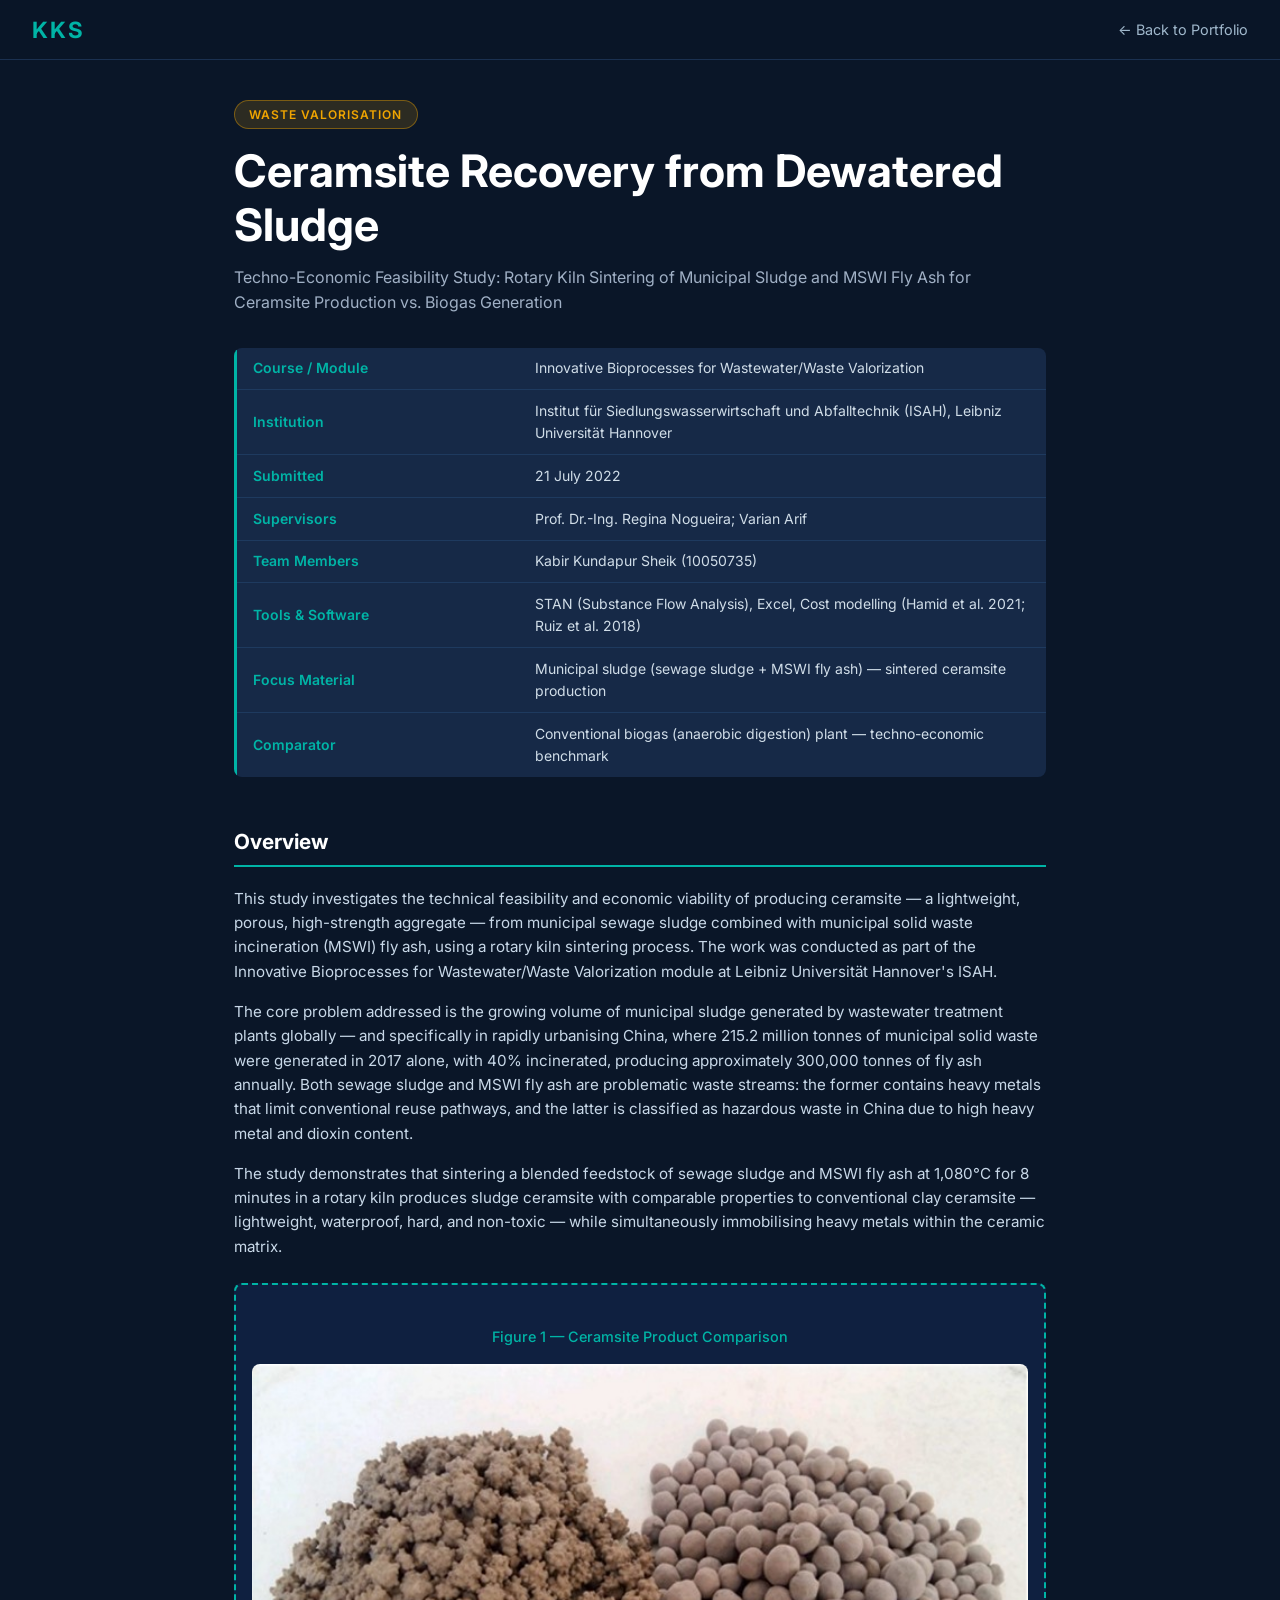
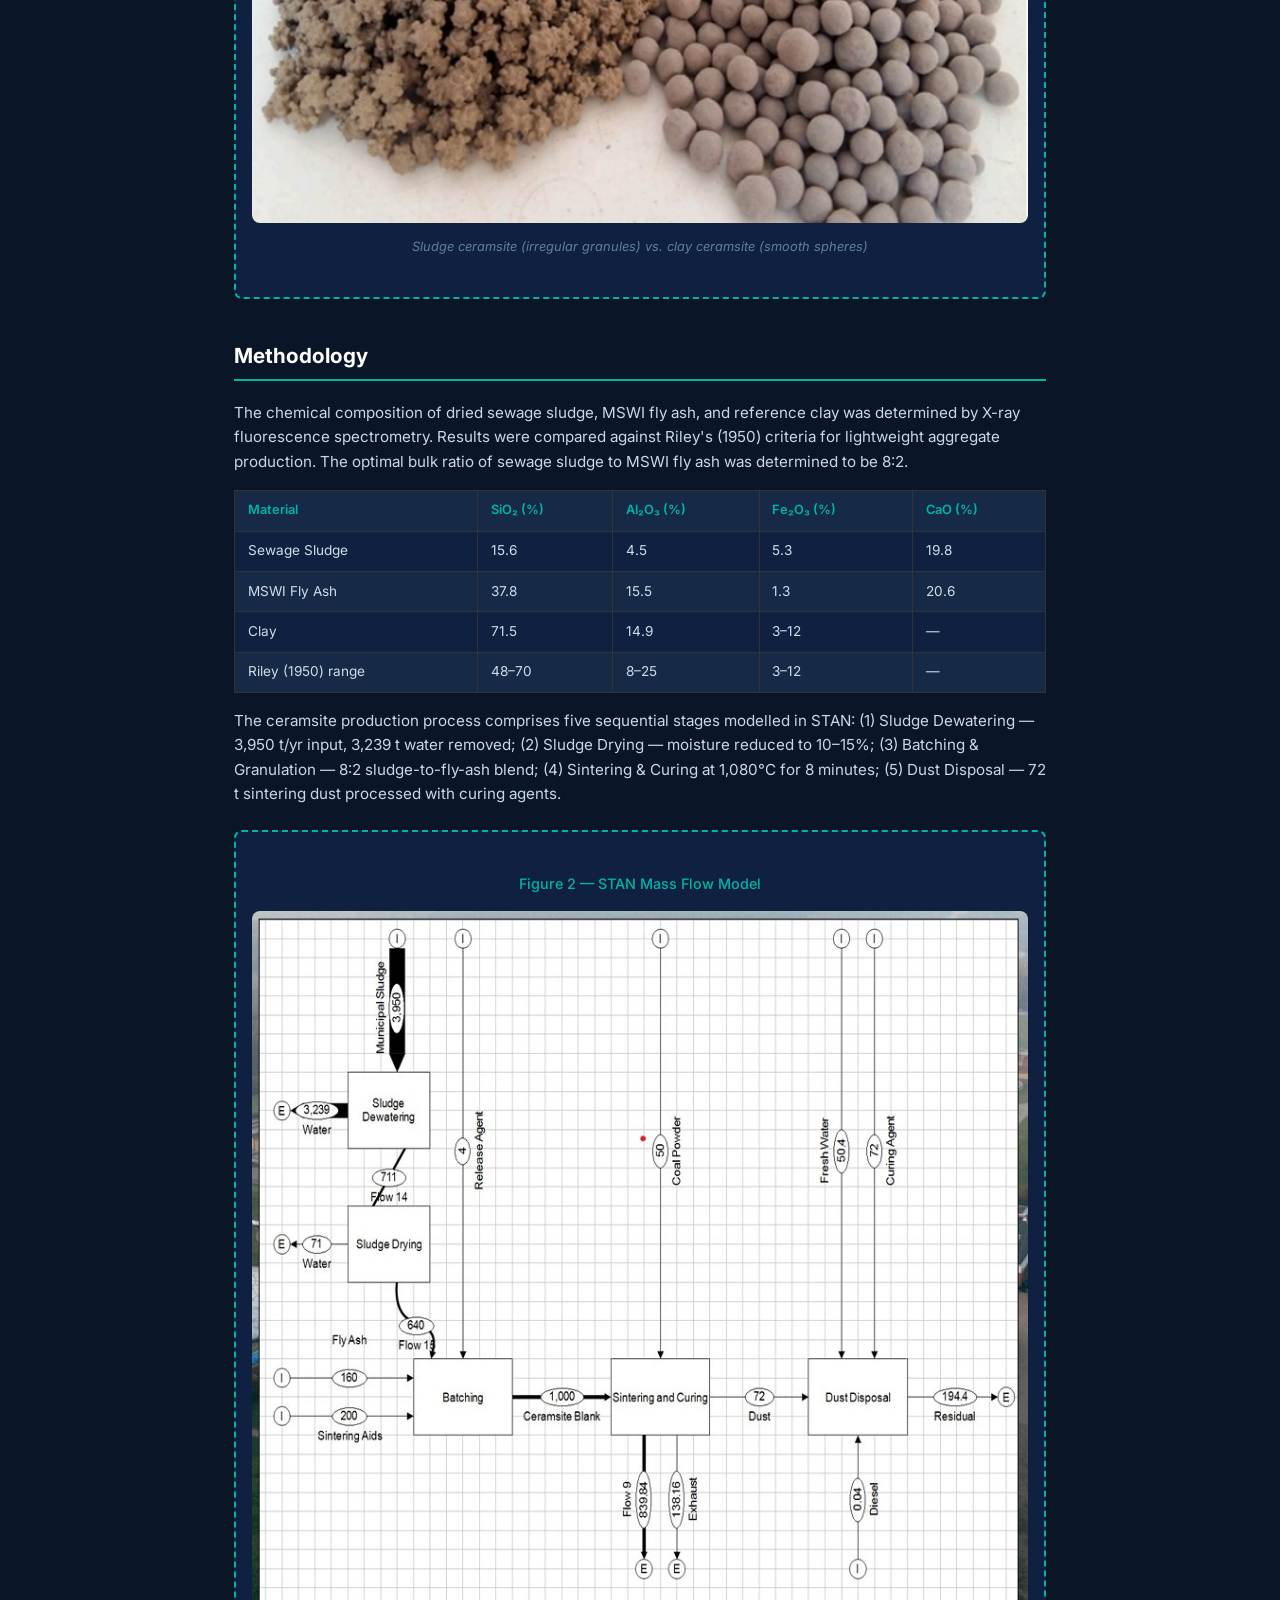
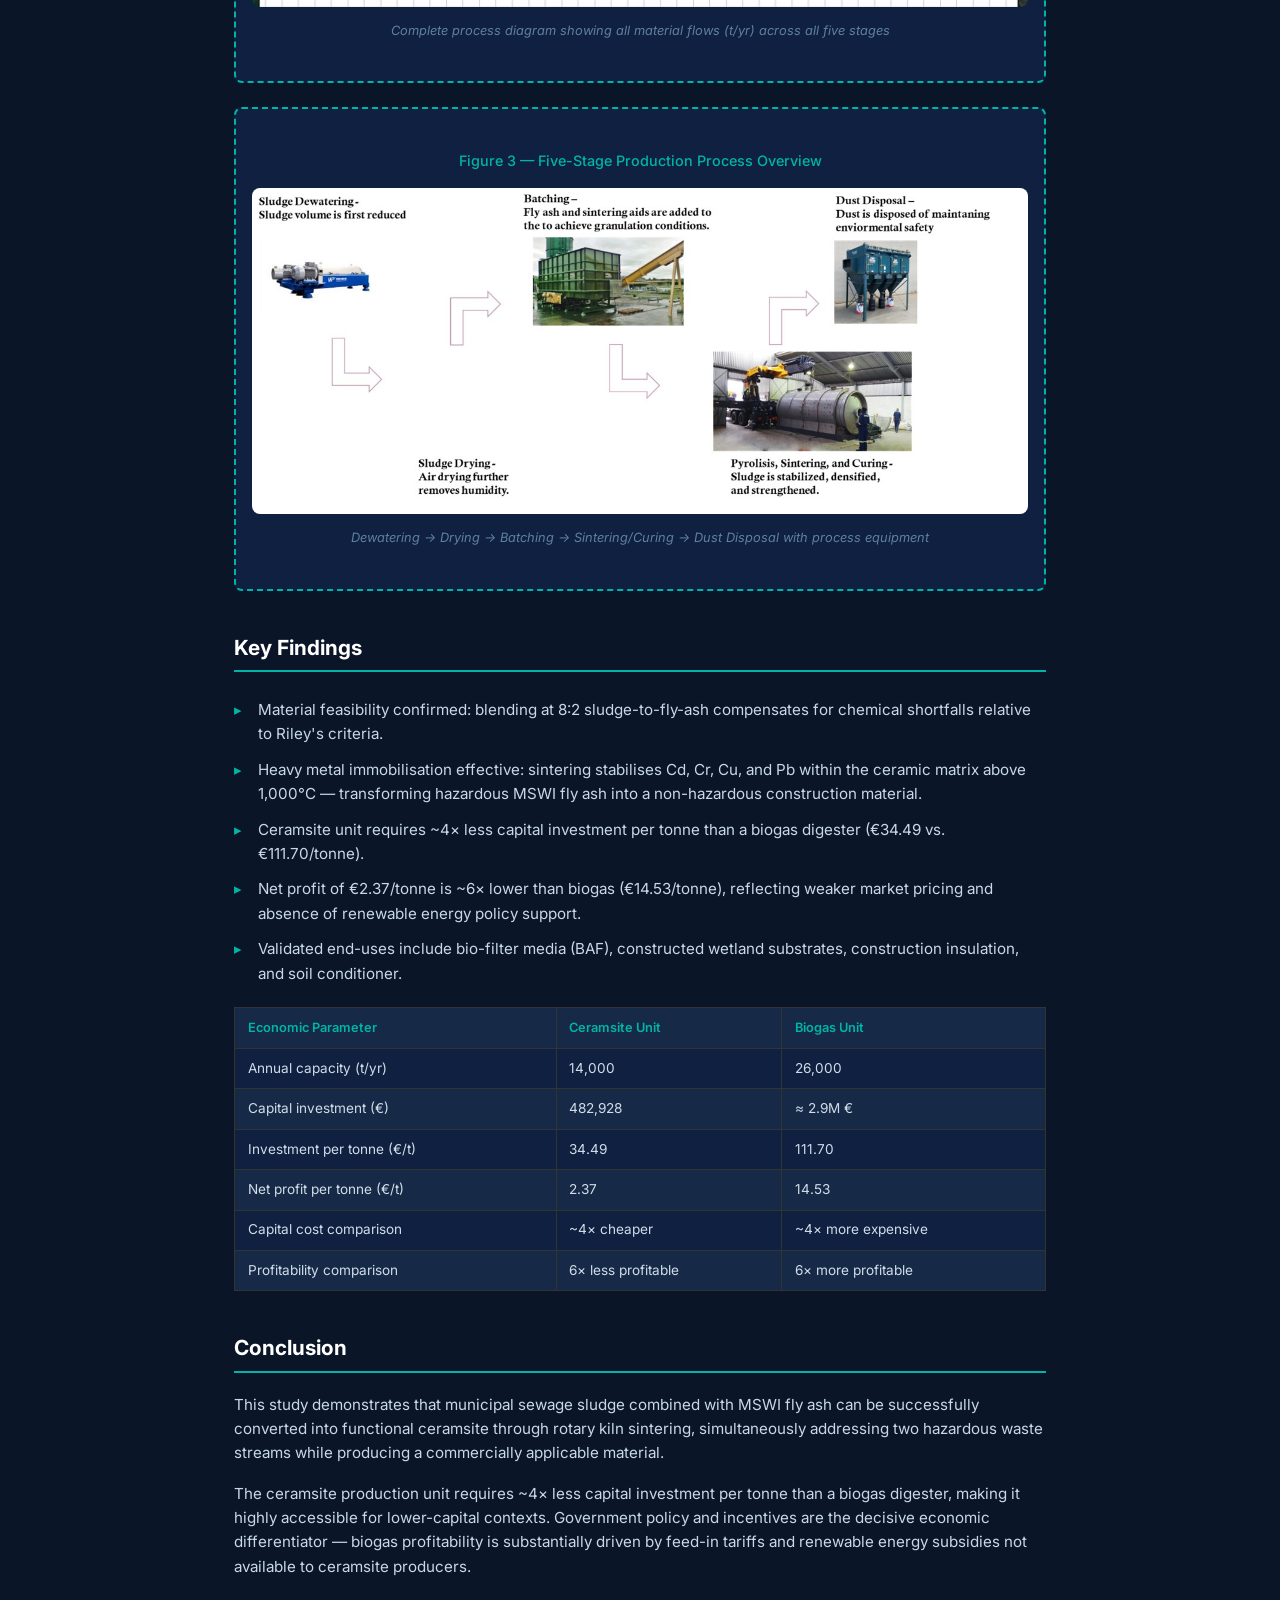
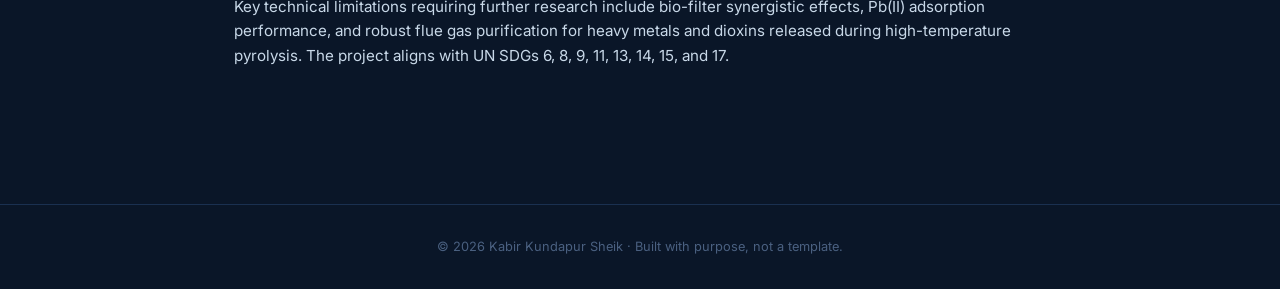
<file: ceramsite.html>
<!DOCTYPE html>
<html lang="en">
<head>
<meta charset="UTF-8">
<meta name="viewport" content="width=device-width, initial-scale=1.0">
<title>Ceramsite Recovery from Dewatered Sludge | Kabir Kundapur Sheik</title>
<link href="https://fonts.googleapis.com/css2?family=Inter:wght@300;400;500;600;700&display=swap" rel="stylesheet">
<style>
*,*::before,*::after{box-sizing:border-box;margin:0;padding:0}
body{background:#0a1628;color:#fff;font-family:'Inter',sans-serif;line-height:1.6}
nav{position:fixed;top:0;left:0;right:0;z-index:100;background:rgba(10,22,40,0.96);backdrop-filter:blur(10px);border-bottom:1px solid #1a3050;display:flex;align-items:center;justify-content:space-between;padding:0 2rem;height:60px}
.nav-logo{color:#00b4a6;font-size:1.4rem;font-weight:700;text-decoration:none;letter-spacing:2px}
.nav-back{color:#a0b8cc;text-decoration:none;font-size:0.9rem;transition:color .2s}
.nav-back:hover{color:#00b4a6}
main{max-width:860px;margin:0 auto;padding:100px 1.5rem 4rem}
.hero{margin-bottom:3rem}
.category-pill{display:inline-block;background:rgba(240,165,0,.15);color:#f0a500;border:1px solid rgba(240,165,0,.4);border-radius:20px;padding:.25rem .9rem;font-size:.75rem;font-weight:600;text-transform:uppercase;letter-spacing:1px;margin-bottom:1rem}
.hero h1{font-size:clamp(1.8rem,4vw,2.8rem);font-weight:700;line-height:1.2;margin-bottom:.75rem}
.hero .subtitle{color:#a0b0c5;font-size:1rem;margin-bottom:2rem;line-height:1.6}
.meta-table{width:100%;border-collapse:collapse;background:#162947;border-radius:8px;overflow:hidden}
.meta-table tr{border-bottom:1px solid #1e3a5f}
.meta-table tr:last-child{border-bottom:none}
.meta-table td{padding:.6rem 1rem;font-size:.875rem}
.meta-table td:first-child{color:#00b4a6;font-weight:600;border-left:3px solid #00b4a6;width:35%;white-space:nowrap}
.meta-table td:last-child{color:#d0dde8}
.section{margin-bottom:2.5rem}
.section h2{font-size:1.3rem;font-weight:700;color:#fff;border-bottom:2px solid #00b4a6;padding-bottom:.4rem;margin-bottom:1.25rem}
.section p{color:#c8d8e8;margin-bottom:1rem;font-size:.95rem}
ul.project-list{list-style:none;padding:0}
ul.project-list li{color:#c8d8e8;font-size:.95rem;padding:.35rem 0 .35rem 1.5rem;position:relative}
ul.project-list li::before{content:'▸';color:#00b4a6;position:absolute;left:0}
.data-table-wrap{overflow-x:auto;margin:1rem 0}
.data-table{width:100%;border-collapse:collapse;min-width:420px}
.data-table th{background:#162947;color:#00b4a6;font-size:.8rem;font-weight:600;padding:.6rem .8rem;text-align:left;border:1px solid #333}
.data-table td{background:#0f2040;color:#d0dde8;font-size:.85rem;padding:.55rem .8rem;border:1px solid #333}
.data-table tr:nth-child(even) td{background:#162947}
.img-placeholder{background:#0f2040;border:2px dashed #00b4a6;border-radius:8px;padding:2.5rem 1rem;text-align:center;margin:1.5rem 0}
.img-placeholder .fig-label{color:#00b4a6;font-size:.9rem;font-weight:500}
.img-placeholder .fig-caption{color:#6080a0;font-size:.8rem;font-style:italic;margin-top:.5rem}
footer{text-align:center;color:#4a6080;font-size:.8rem;padding:2rem 1rem;border-top:1px solid #1a3050;margin-top:2rem}
@media(max-width:600px){nav{padding:0 1rem}main{padding:80px 1rem 3rem}.meta-table td:first-child{width:42%;white-space:normal}}
</style>
</head>
<body>
<nav>
  <a href="index.html" class="nav-logo">KKS</a>
  <a href="index.html" class="nav-back">← Back to Portfolio</a>
</nav>
<main>
  <div class="hero">
    <div class="category-pill">Waste Valorisation</div>
    <h1>Ceramsite Recovery from Dewatered Sludge</h1>
    <p class="subtitle">Techno-Economic Feasibility Study: Rotary Kiln Sintering of Municipal Sludge and MSWI Fly Ash for Ceramsite Production vs. Biogas Generation</p>
    <table class="meta-table">
      <tr><td>Course / Module</td><td>Innovative Bioprocesses for Wastewater/Waste Valorization</td></tr>
      <tr><td>Institution</td><td>Institut für Siedlungswasserwirtschaft und Abfalltechnik (ISAH), Leibniz Universität Hannover</td></tr>
      <tr><td>Submitted</td><td>21 July 2022</td></tr>
      <tr><td>Supervisors</td><td>Prof. Dr.-Ing. Regina Nogueira; Varian Arif</td></tr>
      <tr><td>Team Members</td><td>Kabir Kundapur Sheik (10050735)</td></tr>
      <tr><td>Tools &amp; Software</td><td>STAN (Substance Flow Analysis), Excel, Cost modelling (Hamid et al. 2021; Ruiz et al. 2018)</td></tr>
      <tr><td>Focus Material</td><td>Municipal sludge (sewage sludge + MSWI fly ash) — sintered ceramsite production</td></tr>
      <tr><td>Comparator</td><td>Conventional biogas (anaerobic digestion) plant — techno-economic benchmark</td></tr>
    </table>
  </div>

  <div class="section">
    <h2>Overview</h2>
    <p>This study investigates the technical feasibility and economic viability of producing ceramsite — a lightweight, porous, high-strength aggregate — from municipal sewage sludge combined with municipal solid waste incineration (MSWI) fly ash, using a rotary kiln sintering process. The work was conducted as part of the Innovative Bioprocesses for Wastewater/Waste Valorization module at Leibniz Universität Hannover's ISAH.</p>
    <p>The core problem addressed is the growing volume of municipal sludge generated by wastewater treatment plants globally — and specifically in rapidly urbanising China, where 215.2 million tonnes of municipal solid waste were generated in 2017 alone, with 40% incinerated, producing approximately 300,000 tonnes of fly ash annually. Both sewage sludge and MSWI fly ash are problematic waste streams: the former contains heavy metals that limit conventional reuse pathways, and the latter is classified as hazardous waste in China due to high heavy metal and dioxin content.</p>
    <p>The study demonstrates that sintering a blended feedstock of sewage sludge and MSWI fly ash at 1,080°C for 8 minutes in a rotary kiln produces sludge ceramsite with comparable properties to conventional clay ceramsite — lightweight, waterproof, hard, and non-toxic — while simultaneously immobilising heavy metals within the ceramic matrix.</p>
    <div class="img-placeholder">
      <div class="fig-label">Figure 1 — Ceramsite Product Comparison
      <img src="images/ceramsite/fig1.jpg" alt="Figure 1" style="width:100%;border-radius:8px;margin-top:1rem;">
    </div>
      <div class="fig-caption">Sludge ceramsite (irregular granules) vs. clay ceramsite (smooth spheres)</div>
    </div>
  </div>

  <div class="section">
    <h2>Methodology</h2>
    <p>The chemical composition of dried sewage sludge, MSWI fly ash, and reference clay was determined by X-ray fluorescence spectrometry. Results were compared against Riley's (1950) criteria for lightweight aggregate production. The optimal bulk ratio of sewage sludge to MSWI fly ash was determined to be 8:2.</p>

    <div class="data-table-wrap">
      <table class="data-table">
        <thead>
          <tr><th>Material</th><th>SiO₂ (%)</th><th>Al₂O₃ (%)</th><th>Fe₂O₃ (%)</th><th>CaO (%)</th></tr>
        </thead>
        <tbody>
          <tr><td>Sewage Sludge</td><td>15.6</td><td>4.5</td><td>5.3</td><td>19.8</td></tr>
          <tr><td>MSWI Fly Ash</td><td>37.8</td><td>15.5</td><td>1.3</td><td>20.6</td></tr>
          <tr><td>Clay</td><td>71.5</td><td>14.9</td><td>3–12</td><td>—</td></tr>
          <tr><td>Riley (1950) range</td><td>48–70</td><td>8–25</td><td>3–12</td><td>—</td></tr>
        </tbody>
      </table>
    </div>

    <p>The ceramsite production process comprises five sequential stages modelled in STAN: (1) Sludge Dewatering — 3,950 t/yr input, 3,239 t water removed; (2) Sludge Drying — moisture reduced to 10–15%; (3) Batching &amp; Granulation — 8:2 sludge-to-fly-ash blend; (4) Sintering &amp; Curing at 1,080°C for 8 minutes; (5) Dust Disposal — 72 t sintering dust processed with curing agents.</p>

    <div class="img-placeholder">
      <div class="fig-label">Figure 2 — STAN Mass Flow Model
      <img src="images/ceramsite/fig2.jpg" alt="Figure 2" style="width:100%;border-radius:8px;margin-top:1rem;">
    </div>
      <div class="fig-caption">Complete process diagram showing all material flows (t/yr) across all five stages</div>
    </div>
    <div class="img-placeholder">
      <div class="fig-label">Figure 3 — Five-Stage Production Process Overview
      <img src="images/ceramsite/fig3.jpg" alt="Figure 3" style="width:100%;border-radius:8px;margin-top:1rem;">
    </div>
      <div class="fig-caption">Dewatering → Drying → Batching → Sintering/Curing → Dust Disposal with process equipment</div>
    </div>
  </div>

  <div class="section">
    <h2>Key Findings</h2>
    <ul class="project-list">
      <li>Material feasibility confirmed: blending at 8:2 sludge-to-fly-ash compensates for chemical shortfalls relative to Riley's criteria.</li>
      <li>Heavy metal immobilisation effective: sintering stabilises Cd, Cr, Cu, and Pb within the ceramic matrix above 1,000°C — transforming hazardous MSWI fly ash into a non-hazardous construction material.</li>
      <li>Ceramsite unit requires ~4× less capital investment per tonne than a biogas digester (€34.49 vs. €111.70/tonne).</li>
      <li>Net profit of €2.37/tonne is ~6× lower than biogas (€14.53/tonne), reflecting weaker market pricing and absence of renewable energy policy support.</li>
      <li>Validated end-uses include bio-filter media (BAF), constructed wetland substrates, construction insulation, and soil conditioner.</li>
    </ul>

    <div class="data-table-wrap">
      <table class="data-table">
        <thead>
          <tr><th>Economic Parameter</th><th>Ceramsite Unit</th><th>Biogas Unit</th></tr>
        </thead>
        <tbody>
          <tr><td>Annual capacity (t/yr)</td><td>14,000</td><td>26,000</td></tr>
          <tr><td>Capital investment (€)</td><td>482,928</td><td>≈ 2.9M €</td></tr>
          <tr><td>Investment per tonne (€/t)</td><td>34.49</td><td>111.70</td></tr>
          <tr><td>Net profit per tonne (€/t)</td><td>2.37</td><td>14.53</td></tr>
          <tr><td>Capital cost comparison</td><td>~4× cheaper</td><td>~4× more expensive</td></tr>
          <tr><td>Profitability comparison</td><td>6× less profitable</td><td>6× more profitable</td></tr>
        </tbody>
      </table>
    </div>
  </div>

  <div class="section">
    <h2>Conclusion</h2>
    <p>This study demonstrates that municipal sewage sludge combined with MSWI fly ash can be successfully converted into functional ceramsite through rotary kiln sintering, simultaneously addressing two hazardous waste streams while producing a commercially applicable material.</p>
    <p>The ceramsite production unit requires ~4× less capital investment per tonne than a biogas digester, making it highly accessible for lower-capital contexts. Government policy and incentives are the decisive economic differentiator — biogas profitability is substantially driven by feed-in tariffs and renewable energy subsidies not available to ceramsite producers.</p>
    <p>Key technical limitations requiring further research include bio-filter synergistic effects, Pb(II) adsorption performance, and robust flue gas purification for heavy metals and dioxins released during high-temperature pyrolysis. The project aligns with UN SDGs 6, 8, 9, 11, 13, 14, 15, and 17.</p>
  </div>
</main>
<footer>© 2026 Kabir Kundapur Sheik · Built with purpose, not a template.</footer>
</body>
</html>
</file>
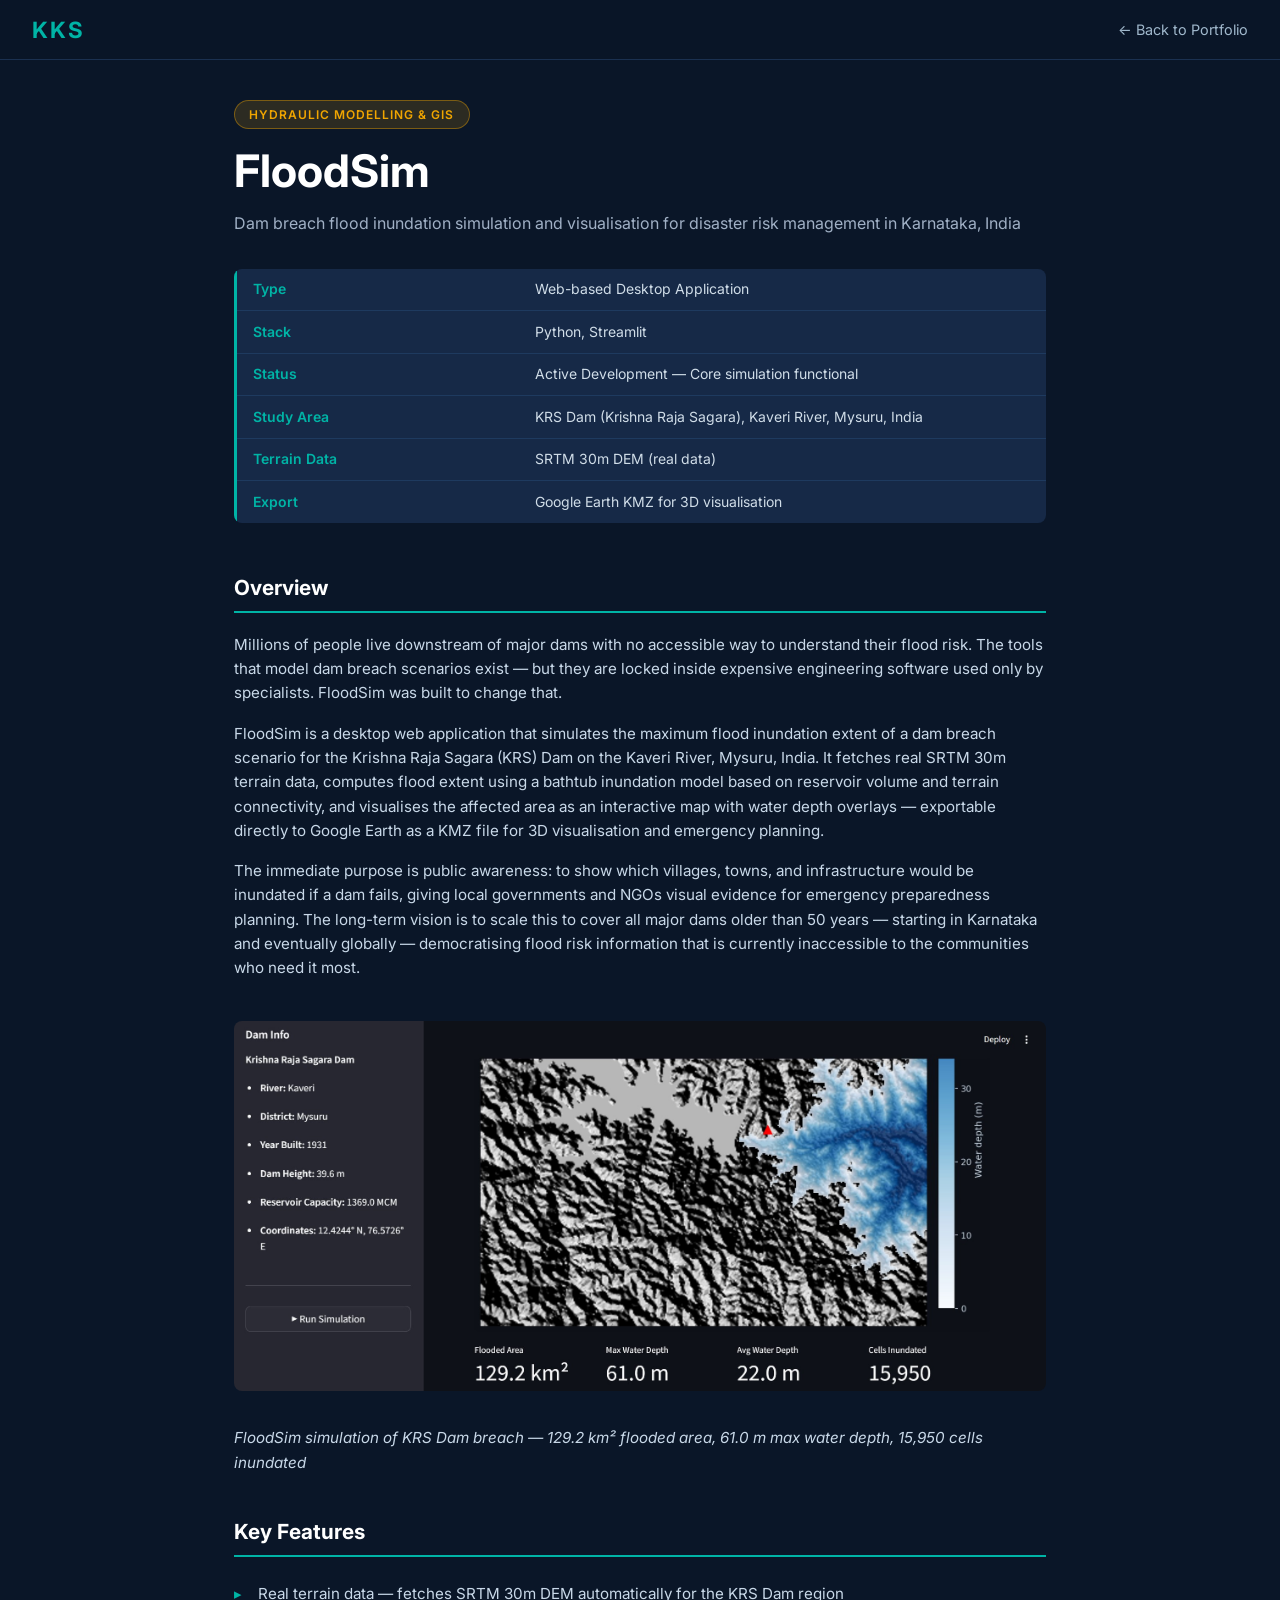
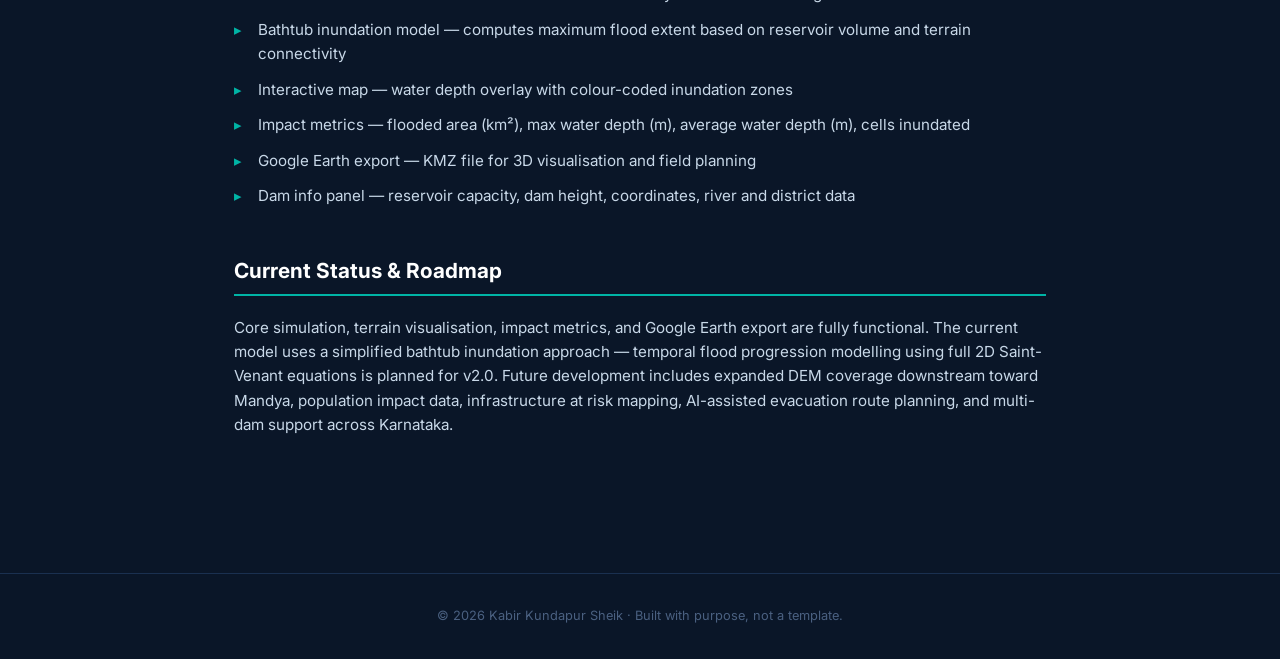
<file: floodsim.html>
<!DOCTYPE html>
<html lang="en">
<head>
<meta charset="UTF-8">
<meta name="viewport" content="width=device-width, initial-scale=1.0">
<title>FloodSim | Kabir Kundapur Sheik</title>
<link href="https://fonts.googleapis.com/css2?family=Inter:wght@300;400;500;600;700&display=swap" rel="stylesheet">
<style>
*,*::before,*::after{box-sizing:border-box;margin:0;padding:0}
body{background:#0a1628;color:#fff;font-family:'Inter',sans-serif;line-height:1.6}
nav{position:fixed;top:0;left:0;right:0;z-index:100;background:rgba(10,22,40,0.96);backdrop-filter:blur(10px);border-bottom:1px solid #1a3050;display:flex;align-items:center;justify-content:space-between;padding:0 2rem;height:60px}
.nav-logo{color:#00b4a6;font-size:1.4rem;font-weight:700;text-decoration:none;letter-spacing:2px}
.nav-back{color:#a0b8cc;text-decoration:none;font-size:0.9rem;transition:color .2s}
.nav-back:hover{color:#00b4a6}
main{max-width:860px;margin:0 auto;padding:100px 1.5rem 4rem}
.hero{margin-bottom:3rem}
.category-pill{display:inline-block;background:rgba(240,165,0,.15);color:#f0a500;border:1px solid rgba(240,165,0,.4);border-radius:20px;padding:.25rem .9rem;font-size:.75rem;font-weight:600;text-transform:uppercase;letter-spacing:1px;margin-bottom:1rem}
.hero h1{font-size:clamp(1.8rem,4vw,2.8rem);font-weight:700;line-height:1.2;margin-bottom:.75rem}
.hero .subtitle{color:#a0b0c5;font-size:1rem;margin-bottom:2rem;line-height:1.6}
.meta-table{width:100%;border-collapse:collapse;background:#162947;border-radius:8px;overflow:hidden}
.meta-table tr{border-bottom:1px solid #1e3a5f}
.meta-table tr:last-child{border-bottom:none}
.meta-table td{padding:.6rem 1rem;font-size:.875rem}
.meta-table td:first-child{color:#00b4a6;font-weight:600;border-left:3px solid #00b4a6;width:35%;white-space:nowrap}
.meta-table td:last-child{color:#d0dde8}
.section{margin-bottom:2.5rem}
.section h2{font-size:1.3rem;font-weight:700;color:#fff;border-bottom:2px solid #00b4a6;padding-bottom:.4rem;margin-bottom:1.25rem}
.section p{color:#c8d8e8;margin-bottom:1rem;font-size:.95rem}
ul.project-list{list-style:none;padding:0}
ul.project-list li{color:#c8d8e8;font-size:.95rem;padding:.35rem 0 .35rem 1.5rem;position:relative}
ul.project-list li::before{content:'▸';color:#00b4a6;position:absolute;left:0}
.img-caption{color:#6080a0;font-size:.8rem;font-style:italic;margin-top:.25rem;margin-bottom:1rem}
footer{text-align:center;color:#4a6080;font-size:.8rem;padding:2rem 1rem;border-top:1px solid #1a3050;margin-top:2rem}
@media(max-width:600px){nav{padding:0 1rem}main{padding:80px 1rem 3rem}.meta-table td:first-child{width:42%;white-space:normal}}
</style>
</head>
<body>
<nav>
  <a href="index.html" class="nav-logo">KKS</a>
  <a href="index.html" class="nav-back">← Back to Portfolio</a>
</nav>
<main>
  <div class="hero">
    <div class="category-pill">Hydraulic Modelling &amp; GIS</div>
    <h1>FloodSim</h1>
    <p class="subtitle">Dam breach flood inundation simulation and visualisation for disaster risk management in Karnataka, India</p>
    <table class="meta-table">
      <tr><td>Type</td><td>Web-based Desktop Application</td></tr>
      <tr><td>Stack</td><td>Python, Streamlit</td></tr>
      <tr><td>Status</td><td>Active Development — Core simulation functional</td></tr>
      <tr><td>Study Area</td><td>KRS Dam (Krishna Raja Sagara), Kaveri River, Mysuru, India</td></tr>
      <tr><td>Terrain Data</td><td>SRTM 30m DEM (real data)</td></tr>
      <tr><td>Export</td><td>Google Earth KMZ for 3D visualisation</td></tr>
    </table>
  </div>

  <div class="section">
    <h2>Overview</h2>
    <p>Millions of people live downstream of major dams with no accessible way to understand their flood risk. The tools that model dam breach scenarios exist — but they are locked inside expensive engineering software used only by specialists. FloodSim was built to change that.</p>
    <p>FloodSim is a desktop web application that simulates the maximum flood inundation extent of a dam breach scenario for the Krishna Raja Sagara (KRS) Dam on the Kaveri River, Mysuru, India. It fetches real SRTM 30m terrain data, computes flood extent using a bathtub inundation model based on reservoir volume and terrain connectivity, and visualises the affected area as an interactive map with water depth overlays — exportable directly to Google Earth as a KMZ file for 3D visualisation and emergency planning.</p>
    <p>The immediate purpose is public awareness: to show which villages, towns, and infrastructure would be inundated if a dam fails, giving local governments and NGOs visual evidence for emergency preparedness planning. The long-term vision is to scale this to cover all major dams older than 50 years — starting in Karnataka and eventually globally — democratising flood risk information that is currently inaccessible to the communities who need it most.</p>
    <img src="images/floodsim.jpg" alt="FloodSim interface" style="width:100%;border-radius:8px;margin:1.5rem 0;">
    <p class="img-caption">FloodSim simulation of KRS Dam breach — 129.2 km² flooded area, 61.0 m max water depth, 15,950 cells inundated</p>
  </div>

  <div class="section">
    <h2>Key Features</h2>
    <ul class="project-list">
      <li>Real terrain data — fetches SRTM 30m DEM automatically for the KRS Dam region</li>
      <li>Bathtub inundation model — computes maximum flood extent based on reservoir volume and terrain connectivity</li>
      <li>Interactive map — water depth overlay with colour-coded inundation zones</li>
      <li>Impact metrics — flooded area (km²), max water depth (m), average water depth (m), cells inundated</li>
      <li>Google Earth export — KMZ file for 3D visualisation and field planning</li>
      <li>Dam info panel — reservoir capacity, dam height, coordinates, river and district data</li>
    </ul>
  </div>

  <div class="section">
    <h2>Current Status &amp; Roadmap</h2>
    <p>Core simulation, terrain visualisation, impact metrics, and Google Earth export are fully functional. The current model uses a simplified bathtub inundation approach — temporal flood progression modelling using full 2D Saint-Venant equations is planned for v2.0. Future development includes expanded DEM coverage downstream toward Mandya, population impact data, infrastructure at risk mapping, AI-assisted evacuation route planning, and multi-dam support across Karnataka.</p>
  </div>
</main>
<footer>© 2026 Kabir Kundapur Sheik · Built with purpose, not a template.</footer>
</body>
</html>
</file>
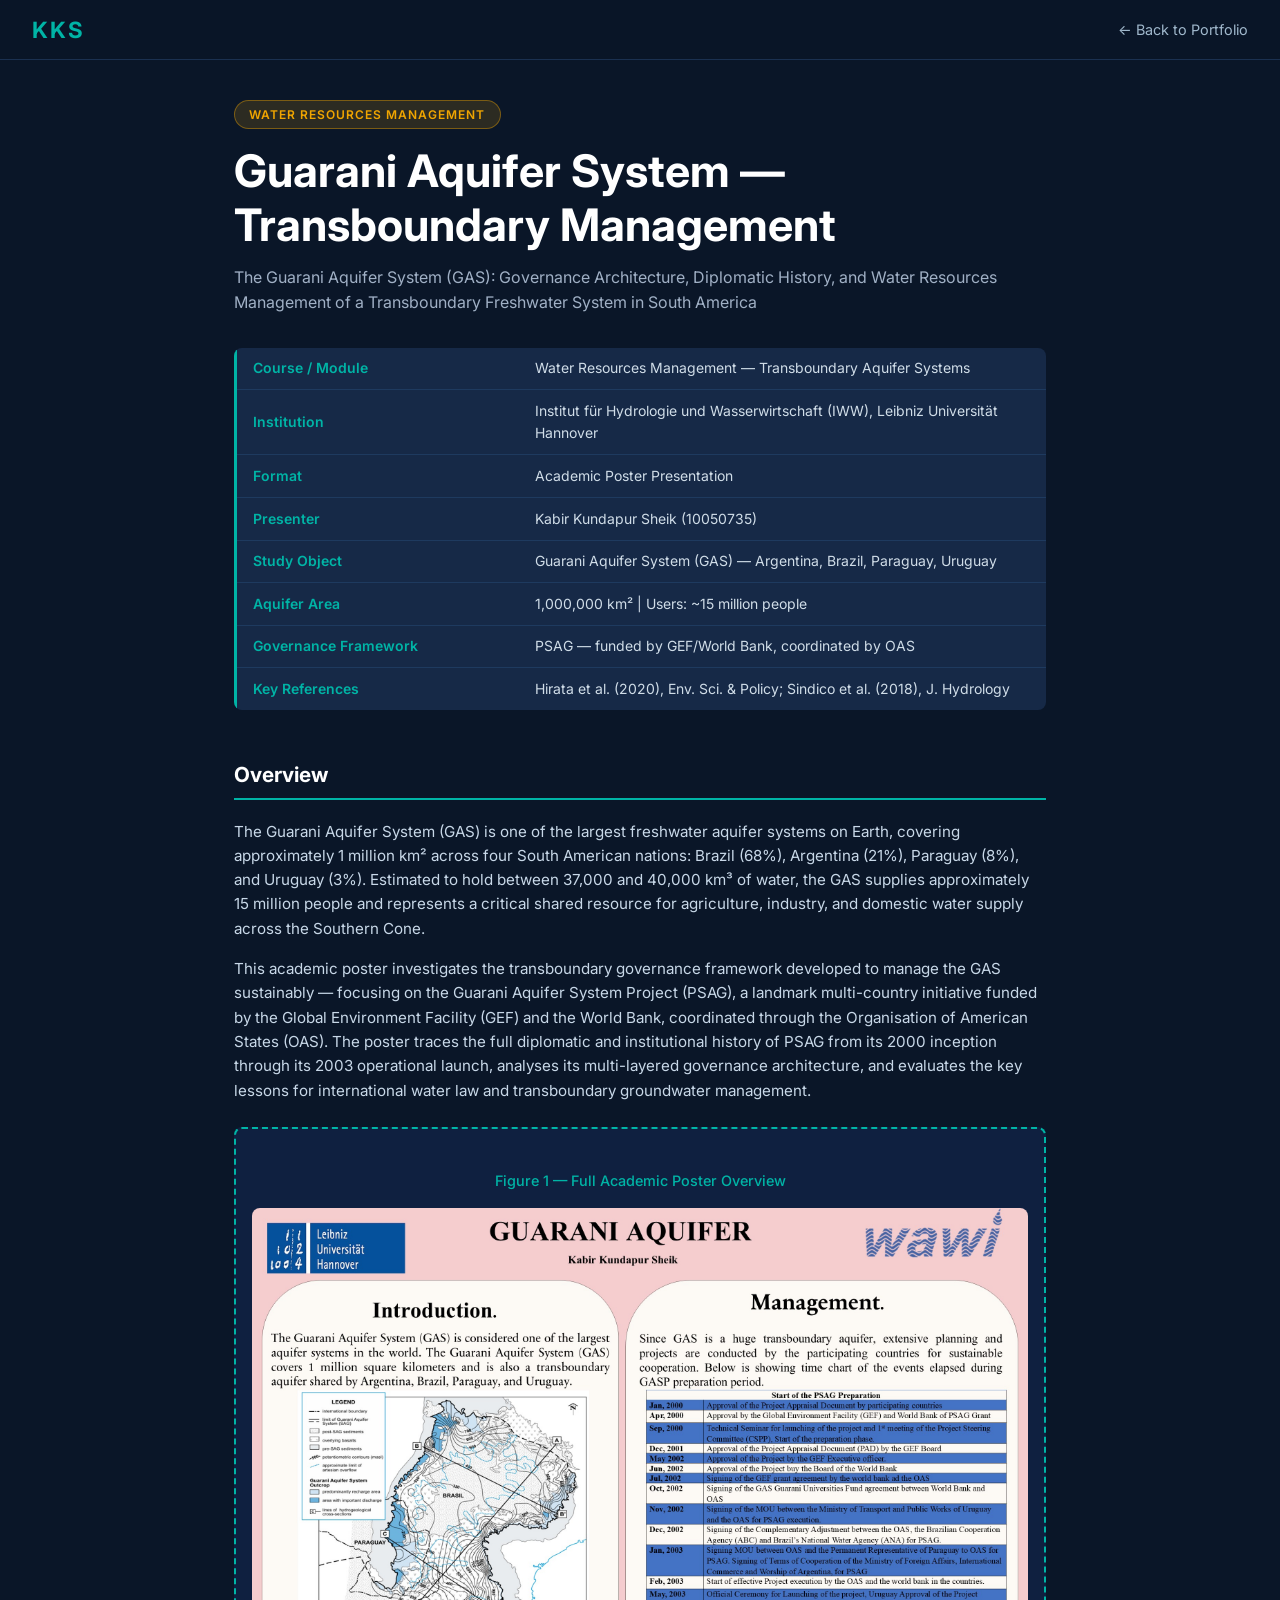
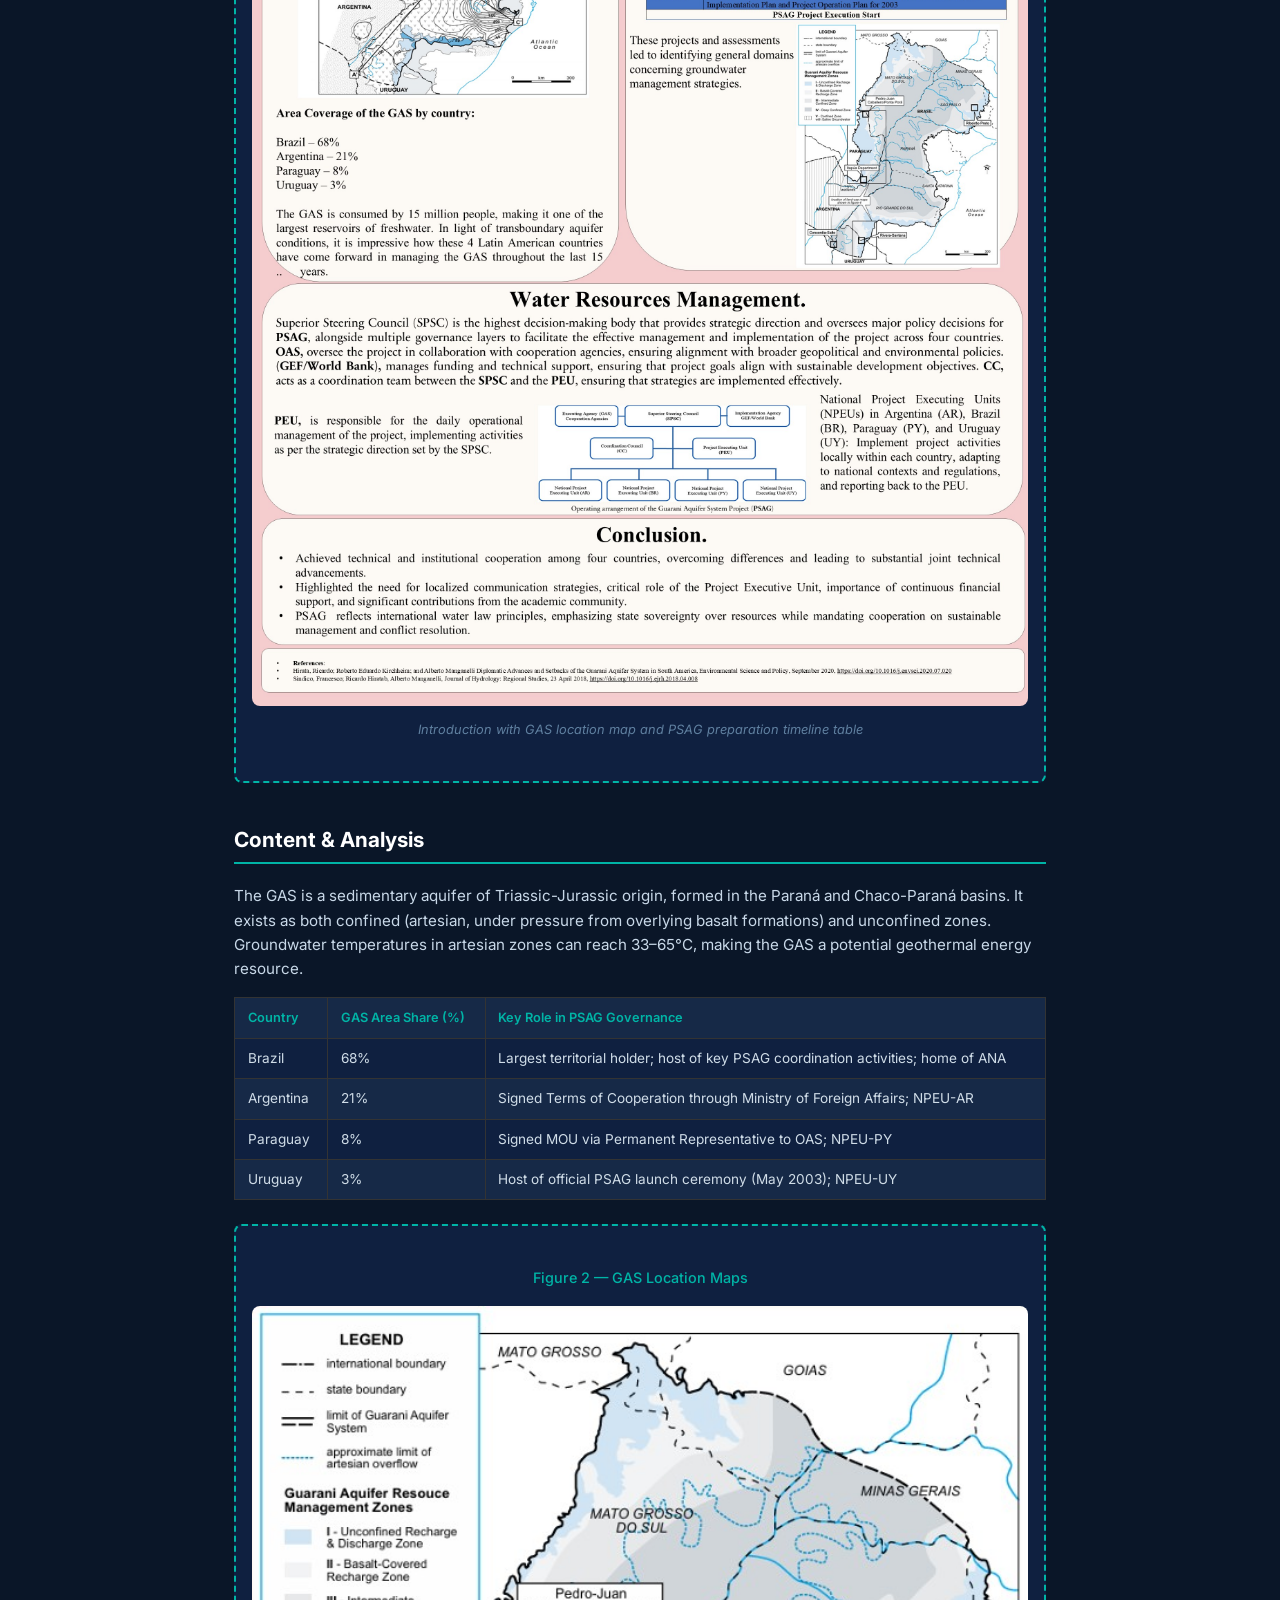
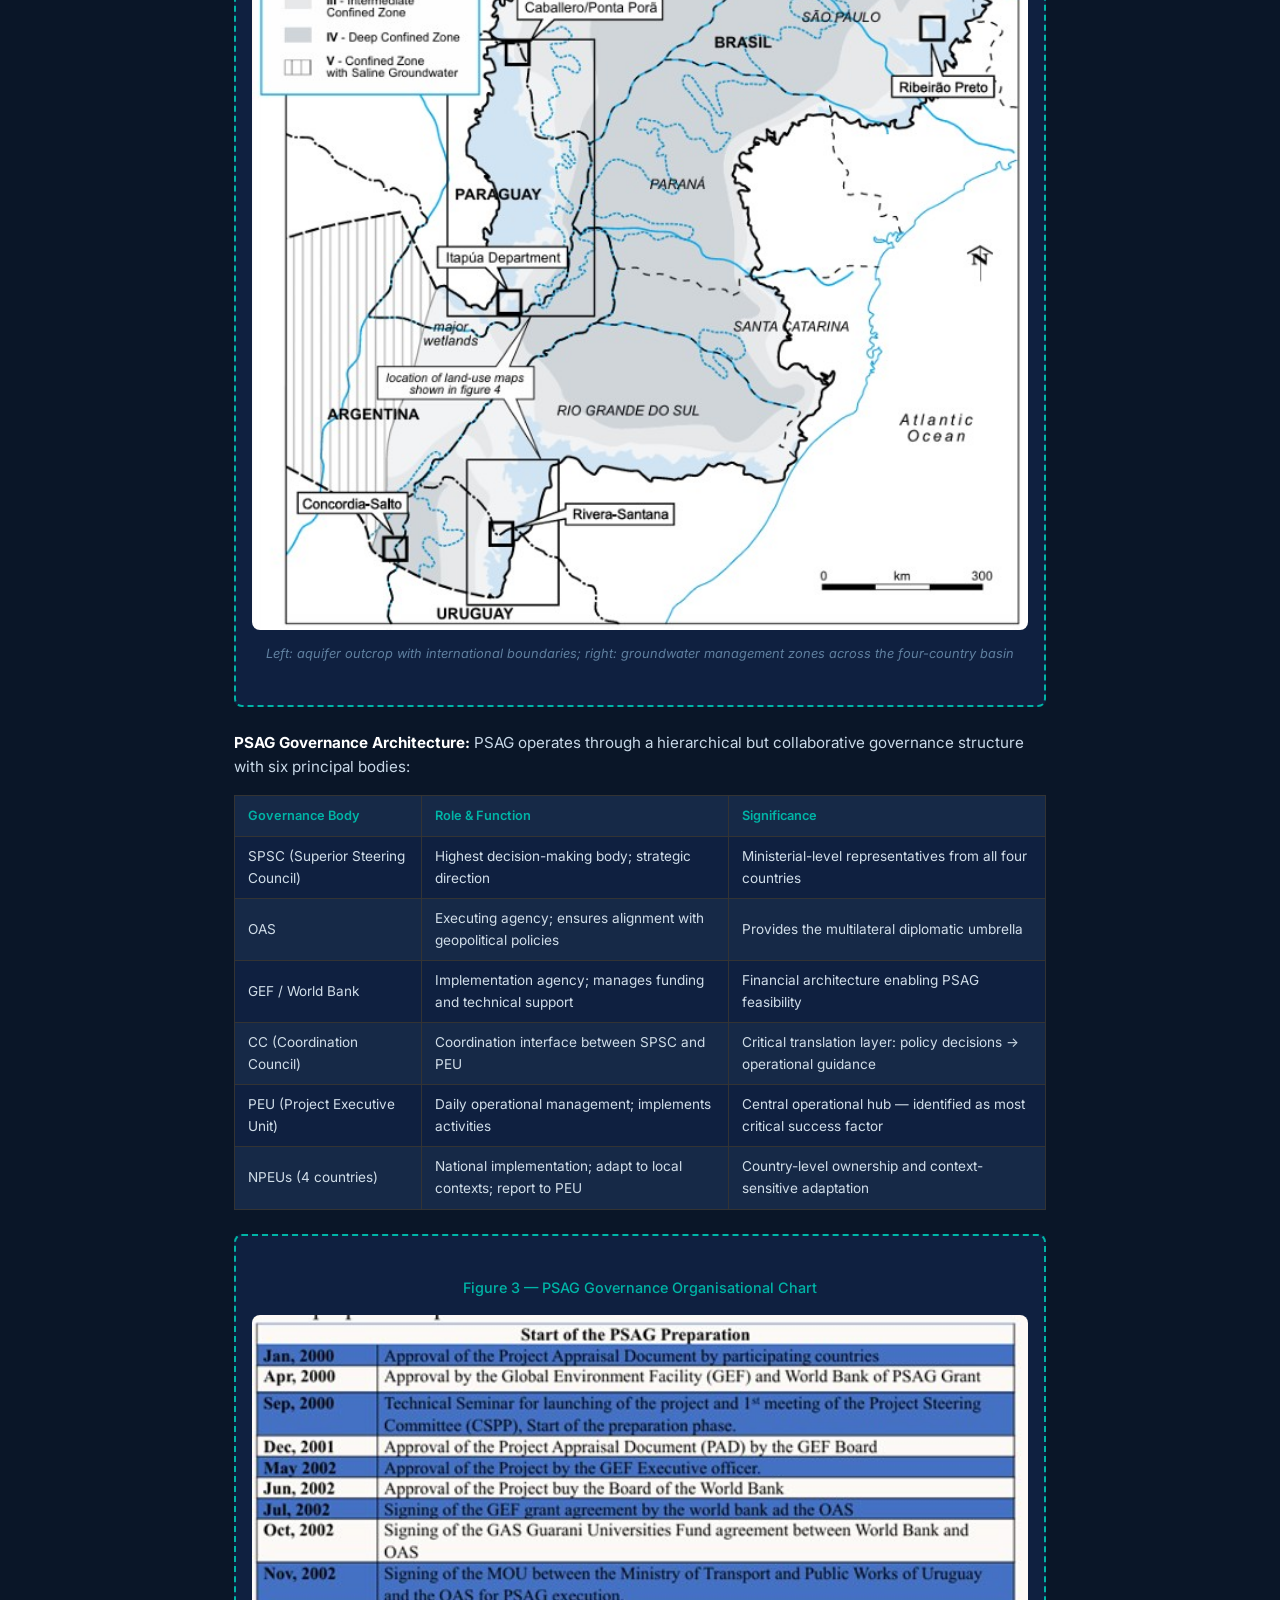
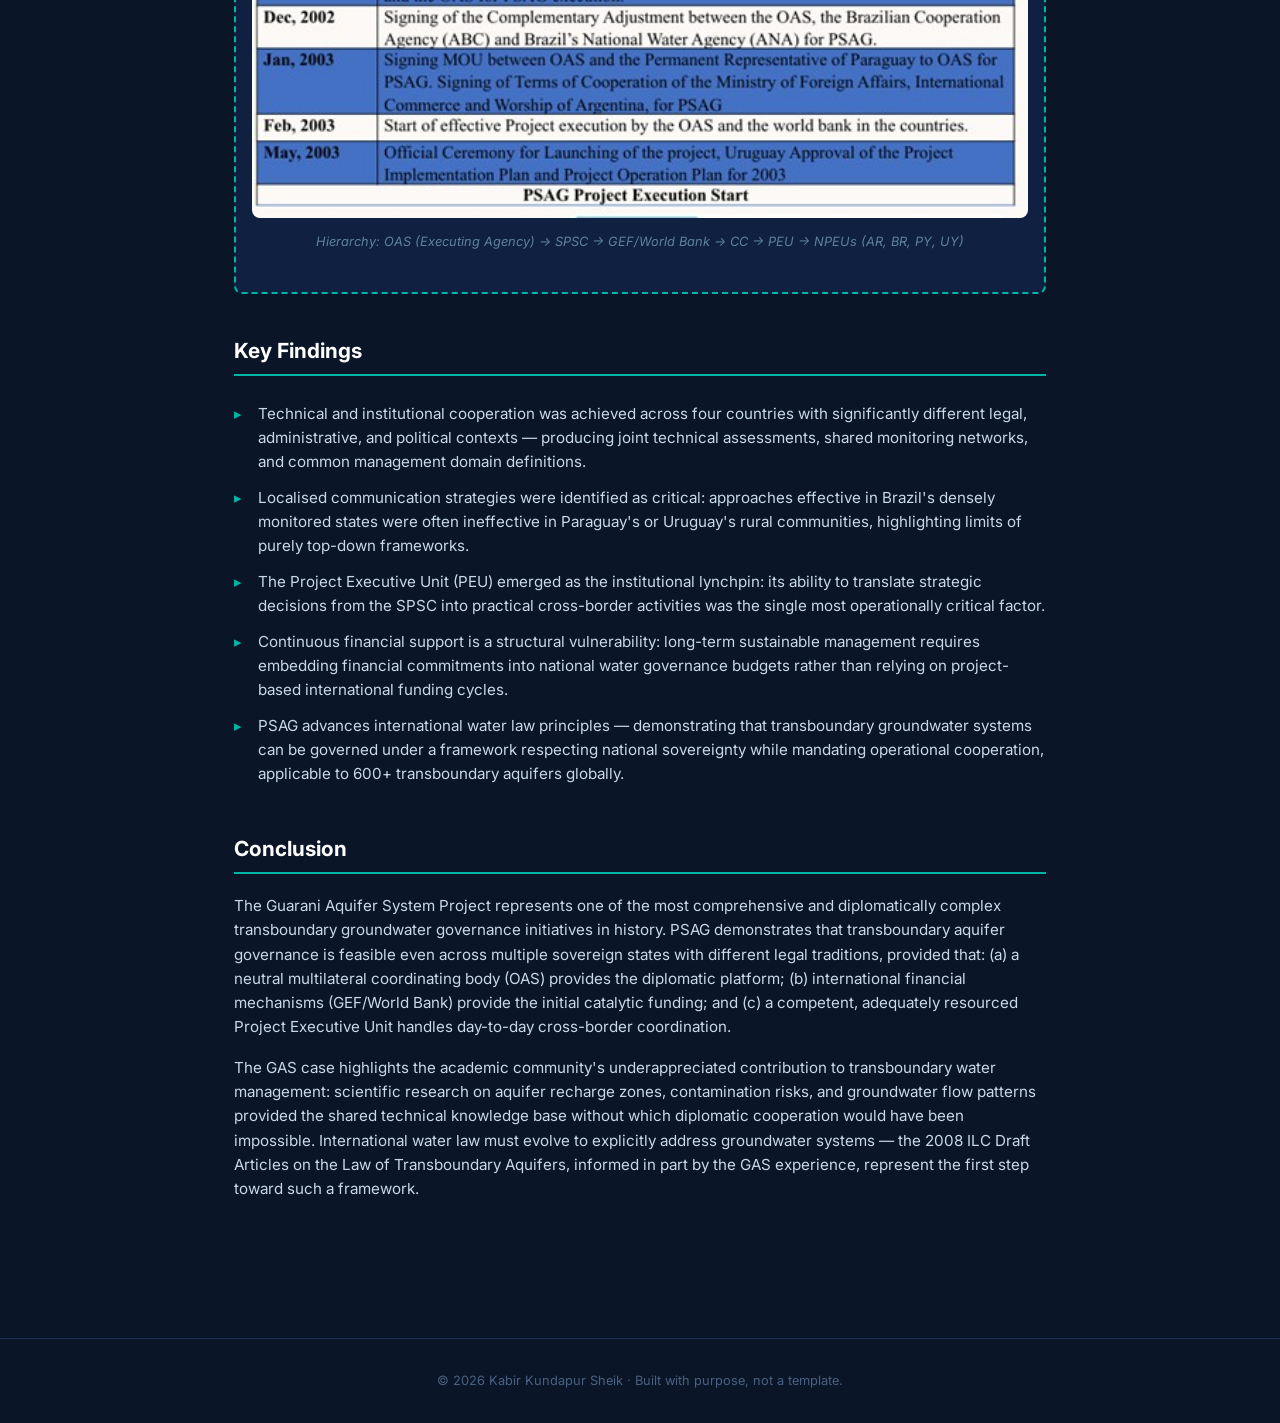
<file: guarani.html>
<!DOCTYPE html>
<html lang="en">
<head>
<meta charset="UTF-8">
<meta name="viewport" content="width=device-width, initial-scale=1.0">
<title>Guarani Aquifer System — Transboundary Management | Kabir Kundapur Sheik</title>
<link href="https://fonts.googleapis.com/css2?family=Inter:wght@300;400;500;600;700&display=swap" rel="stylesheet">
<style>
*,*::before,*::after{box-sizing:border-box;margin:0;padding:0}
body{background:#0a1628;color:#fff;font-family:'Inter',sans-serif;line-height:1.6}
nav{position:fixed;top:0;left:0;right:0;z-index:100;background:rgba(10,22,40,0.96);backdrop-filter:blur(10px);border-bottom:1px solid #1a3050;display:flex;align-items:center;justify-content:space-between;padding:0 2rem;height:60px}
.nav-logo{color:#00b4a6;font-size:1.4rem;font-weight:700;text-decoration:none;letter-spacing:2px}
.nav-back{color:#a0b8cc;text-decoration:none;font-size:0.9rem;transition:color .2s}
.nav-back:hover{color:#00b4a6}
main{max-width:860px;margin:0 auto;padding:100px 1.5rem 4rem}
.hero{margin-bottom:3rem}
.category-pill{display:inline-block;background:rgba(240,165,0,.15);color:#f0a500;border:1px solid rgba(240,165,0,.4);border-radius:20px;padding:.25rem .9rem;font-size:.75rem;font-weight:600;text-transform:uppercase;letter-spacing:1px;margin-bottom:1rem}
.hero h1{font-size:clamp(1.8rem,4vw,2.8rem);font-weight:700;line-height:1.2;margin-bottom:.75rem}
.hero .subtitle{color:#a0b0c5;font-size:1rem;margin-bottom:2rem;line-height:1.6}
.meta-table{width:100%;border-collapse:collapse;background:#162947;border-radius:8px;overflow:hidden}
.meta-table tr{border-bottom:1px solid #1e3a5f}
.meta-table tr:last-child{border-bottom:none}
.meta-table td{padding:.6rem 1rem;font-size:.875rem}
.meta-table td:first-child{color:#00b4a6;font-weight:600;border-left:3px solid #00b4a6;width:35%;white-space:nowrap}
.meta-table td:last-child{color:#d0dde8}
.section{margin-bottom:2.5rem}
.section h2{font-size:1.3rem;font-weight:700;color:#fff;border-bottom:2px solid #00b4a6;padding-bottom:.4rem;margin-bottom:1.25rem}
.section p{color:#c8d8e8;margin-bottom:1rem;font-size:.95rem}
ul.project-list{list-style:none;padding:0}
ul.project-list li{color:#c8d8e8;font-size:.95rem;padding:.35rem 0 .35rem 1.5rem;position:relative}
ul.project-list li::before{content:'▸';color:#00b4a6;position:absolute;left:0}
.data-table-wrap{overflow-x:auto;margin:1rem 0}
.data-table{width:100%;border-collapse:collapse;min-width:420px}
.data-table th{background:#162947;color:#00b4a6;font-size:.8rem;font-weight:600;padding:.6rem .8rem;text-align:left;border:1px solid #333}
.data-table td{background:#0f2040;color:#d0dde8;font-size:.85rem;padding:.55rem .8rem;border:1px solid #333}
.data-table tr:nth-child(even) td{background:#162947}
.img-placeholder{background:#0f2040;border:2px dashed #00b4a6;border-radius:8px;padding:2.5rem 1rem;text-align:center;margin:1.5rem 0}
.img-placeholder .fig-label{color:#00b4a6;font-size:.9rem;font-weight:500}
.img-placeholder .fig-caption{color:#6080a0;font-size:.8rem;font-style:italic;margin-top:.5rem}
footer{text-align:center;color:#4a6080;font-size:.8rem;padding:2rem 1rem;border-top:1px solid #1a3050;margin-top:2rem}
@media(max-width:600px){nav{padding:0 1rem}main{padding:80px 1rem 3rem}.meta-table td:first-child{width:42%;white-space:normal}}
</style>
</head>
<body>
<nav>
  <a href="index.html" class="nav-logo">KKS</a>
  <a href="index.html" class="nav-back">← Back to Portfolio</a>
</nav>
<main>
  <div class="hero">
    <div class="category-pill">Water Resources Management</div>
    <h1>Guarani Aquifer System — Transboundary Management</h1>
    <p class="subtitle">The Guarani Aquifer System (GAS): Governance Architecture, Diplomatic History, and Water Resources Management of a Transboundary Freshwater System in South America</p>
    <table class="meta-table">
      <tr><td>Course / Module</td><td>Water Resources Management — Transboundary Aquifer Systems</td></tr>
      <tr><td>Institution</td><td>Institut für Hydrologie und Wasserwirtschaft (IWW), Leibniz Universität Hannover</td></tr>
      <tr><td>Format</td><td>Academic Poster Presentation</td></tr>
      <tr><td>Presenter</td><td>Kabir Kundapur Sheik (10050735)</td></tr>
      <tr><td>Study Object</td><td>Guarani Aquifer System (GAS) — Argentina, Brazil, Paraguay, Uruguay</td></tr>
      <tr><td>Aquifer Area</td><td>1,000,000 km² | Users: ~15 million people</td></tr>
      <tr><td>Governance Framework</td><td>PSAG — funded by GEF/World Bank, coordinated by OAS</td></tr>
      <tr><td>Key References</td><td>Hirata et al. (2020), Env. Sci. &amp; Policy; Sindico et al. (2018), J. Hydrology</td></tr>
    </table>
  </div>

  <div class="section">
    <h2>Overview</h2>
    <p>The Guarani Aquifer System (GAS) is one of the largest freshwater aquifer systems on Earth, covering approximately 1 million km² across four South American nations: Brazil (68%), Argentina (21%), Paraguay (8%), and Uruguay (3%). Estimated to hold between 37,000 and 40,000 km³ of water, the GAS supplies approximately 15 million people and represents a critical shared resource for agriculture, industry, and domestic water supply across the Southern Cone.</p>
    <p>This academic poster investigates the transboundary governance framework developed to manage the GAS sustainably — focusing on the Guarani Aquifer System Project (PSAG), a landmark multi-country initiative funded by the Global Environment Facility (GEF) and the World Bank, coordinated through the Organisation of American States (OAS). The poster traces the full diplomatic and institutional history of PSAG from its 2000 inception through its 2003 operational launch, analyses its multi-layered governance architecture, and evaluates the key lessons for international water law and transboundary groundwater management.</p>
    <div class="img-placeholder">
      <div class="fig-label">Figure 1 — Full Academic Poster Overview
      <img src="images/guarani/fig1.jpg" alt="Figure 1" style="width:100%;border-radius:8px;margin-top:1rem;">
    </div>
      <div class="fig-caption">Introduction with GAS location map and PSAG preparation timeline table</div>
    </div>
  </div>

  <div class="section">
    <h2>Content &amp; Analysis</h2>
    <p>The GAS is a sedimentary aquifer of Triassic-Jurassic origin, formed in the Paraná and Chaco-Paraná basins. It exists as both confined (artesian, under pressure from overlying basalt formations) and unconfined zones. Groundwater temperatures in artesian zones can reach 33–65°C, making the GAS a potential geothermal energy resource.</p>

    <div class="data-table-wrap">
      <table class="data-table">
        <thead>
          <tr><th>Country</th><th>GAS Area Share (%)</th><th>Key Role in PSAG Governance</th></tr>
        </thead>
        <tbody>
          <tr><td>Brazil</td><td>68%</td><td>Largest territorial holder; host of key PSAG coordination activities; home of ANA</td></tr>
          <tr><td>Argentina</td><td>21%</td><td>Signed Terms of Cooperation through Ministry of Foreign Affairs; NPEU-AR</td></tr>
          <tr><td>Paraguay</td><td>8%</td><td>Signed MOU via Permanent Representative to OAS; NPEU-PY</td></tr>
          <tr><td>Uruguay</td><td>3%</td><td>Host of official PSAG launch ceremony (May 2003); NPEU-UY</td></tr>
        </tbody>
      </table>
    </div>

    <div class="img-placeholder">
      <div class="fig-label">Figure 2 — GAS Location Maps
      <img src="images/guarani/fig2.jpg" alt="Figure 2" style="width:100%;border-radius:8px;margin-top:1rem;">
    </div>
      <div class="fig-caption">Left: aquifer outcrop with international boundaries; right: groundwater management zones across the four-country basin</div>
    </div>

    <p><strong style="color:#fff">PSAG Governance Architecture:</strong> PSAG operates through a hierarchical but collaborative governance structure with six principal bodies:</p>

    <div class="data-table-wrap">
      <table class="data-table">
        <thead>
          <tr><th>Governance Body</th><th>Role &amp; Function</th><th>Significance</th></tr>
        </thead>
        <tbody>
          <tr><td>SPSC (Superior Steering Council)</td><td>Highest decision-making body; strategic direction</td><td>Ministerial-level representatives from all four countries</td></tr>
          <tr><td>OAS</td><td>Executing agency; ensures alignment with geopolitical policies</td><td>Provides the multilateral diplomatic umbrella</td></tr>
          <tr><td>GEF / World Bank</td><td>Implementation agency; manages funding and technical support</td><td>Financial architecture enabling PSAG feasibility</td></tr>
          <tr><td>CC (Coordination Council)</td><td>Coordination interface between SPSC and PEU</td><td>Critical translation layer: policy decisions → operational guidance</td></tr>
          <tr><td>PEU (Project Executive Unit)</td><td>Daily operational management; implements activities</td><td>Central operational hub — identified as most critical success factor</td></tr>
          <tr><td>NPEUs (4 countries)</td><td>National implementation; adapt to local contexts; report to PEU</td><td>Country-level ownership and context-sensitive adaptation</td></tr>
        </tbody>
      </table>
    </div>

    <div class="img-placeholder">
      <div class="fig-label">Figure 3 — PSAG Governance Organisational Chart
      <img src="images/guarani/fig3.jpg" alt="Figure 3" style="width:100%;border-radius:8px;margin-top:1rem;">
    </div>
      <div class="fig-caption">Hierarchy: OAS (Executing Agency) → SPSC → GEF/World Bank → CC → PEU → NPEUs (AR, BR, PY, UY)</div>
    </div>
  </div>

  <div class="section">
    <h2>Key Findings</h2>
    <ul class="project-list">
      <li>Technical and institutional cooperation was achieved across four countries with significantly different legal, administrative, and political contexts — producing joint technical assessments, shared monitoring networks, and common management domain definitions.</li>
      <li>Localised communication strategies were identified as critical: approaches effective in Brazil's densely monitored states were often ineffective in Paraguay's or Uruguay's rural communities, highlighting limits of purely top-down frameworks.</li>
      <li>The Project Executive Unit (PEU) emerged as the institutional lynchpin: its ability to translate strategic decisions from the SPSC into practical cross-border activities was the single most operationally critical factor.</li>
      <li>Continuous financial support is a structural vulnerability: long-term sustainable management requires embedding financial commitments into national water governance budgets rather than relying on project-based international funding cycles.</li>
      <li>PSAG advances international water law principles — demonstrating that transboundary groundwater systems can be governed under a framework respecting national sovereignty while mandating operational cooperation, applicable to 600+ transboundary aquifers globally.</li>
    </ul>
  </div>

  <div class="section">
    <h2>Conclusion</h2>
    <p>The Guarani Aquifer System Project represents one of the most comprehensive and diplomatically complex transboundary groundwater governance initiatives in history. PSAG demonstrates that transboundary aquifer governance is feasible even across multiple sovereign states with different legal traditions, provided that: (a) a neutral multilateral coordinating body (OAS) provides the diplomatic platform; (b) international financial mechanisms (GEF/World Bank) provide the initial catalytic funding; and (c) a competent, adequately resourced Project Executive Unit handles day-to-day cross-border coordination.</p>
    <p>The GAS case highlights the academic community's underappreciated contribution to transboundary water management: scientific research on aquifer recharge zones, contamination risks, and groundwater flow patterns provided the shared technical knowledge base without which diplomatic cooperation would have been impossible. International water law must evolve to explicitly address groundwater systems — the 2008 ILC Draft Articles on the Law of Transboundary Aquifers, informed in part by the GAS experience, represent the first step toward such a framework.</p>
  </div>
</main>
<footer>© 2026 Kabir Kundapur Sheik · Built with purpose, not a template.</footer>
</body>
</html>
</file>
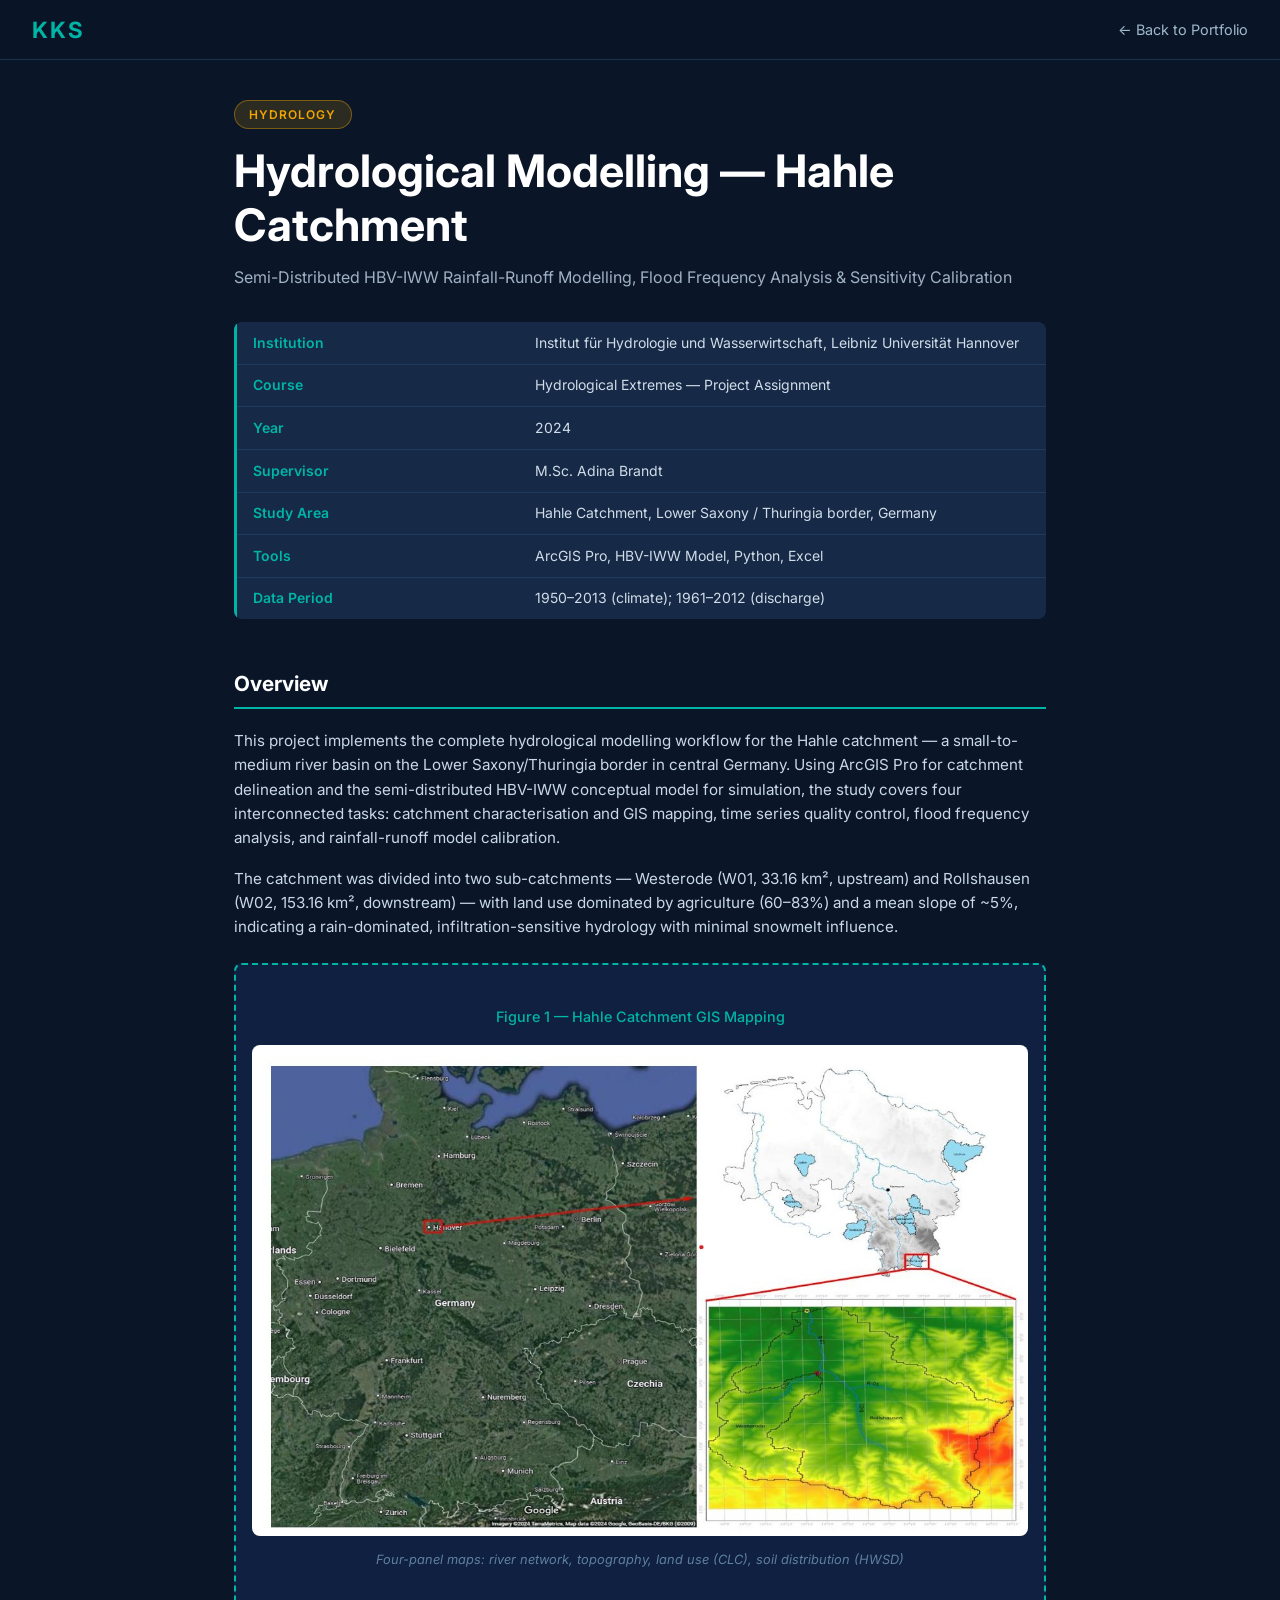
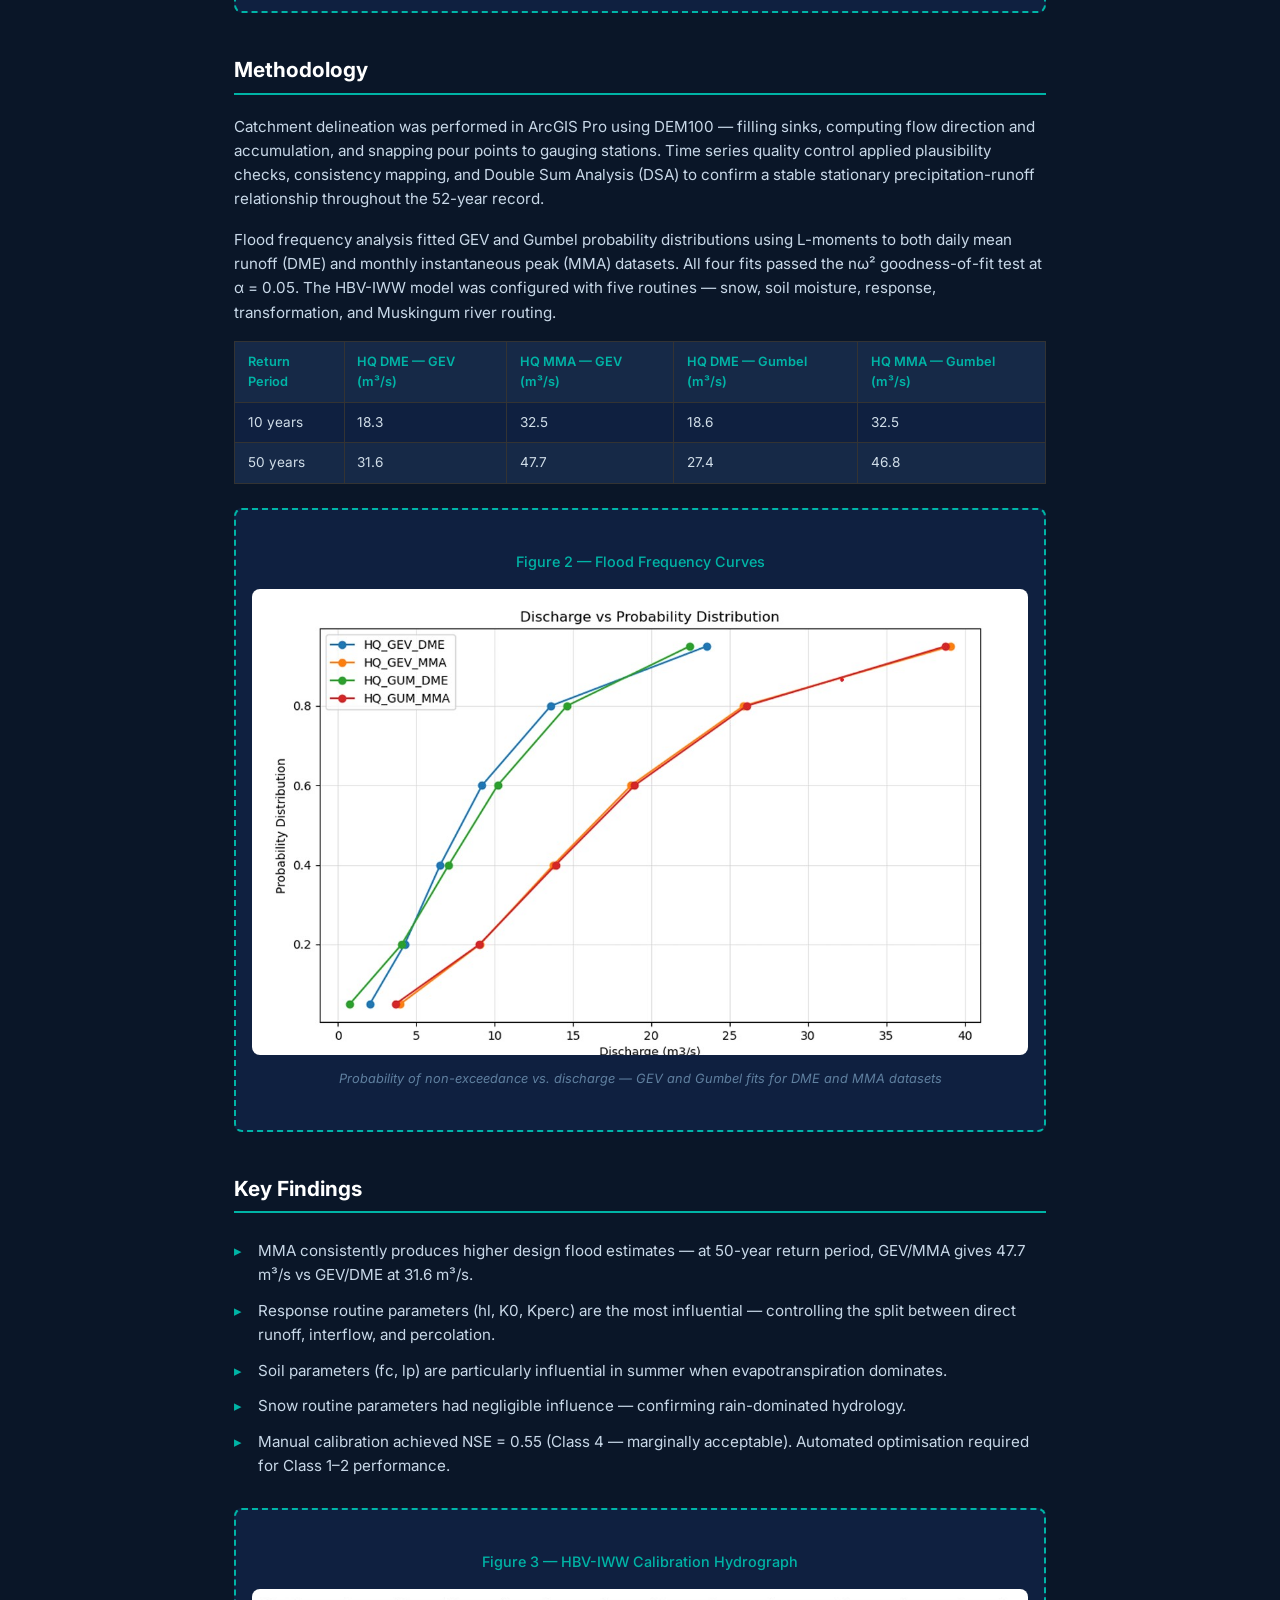
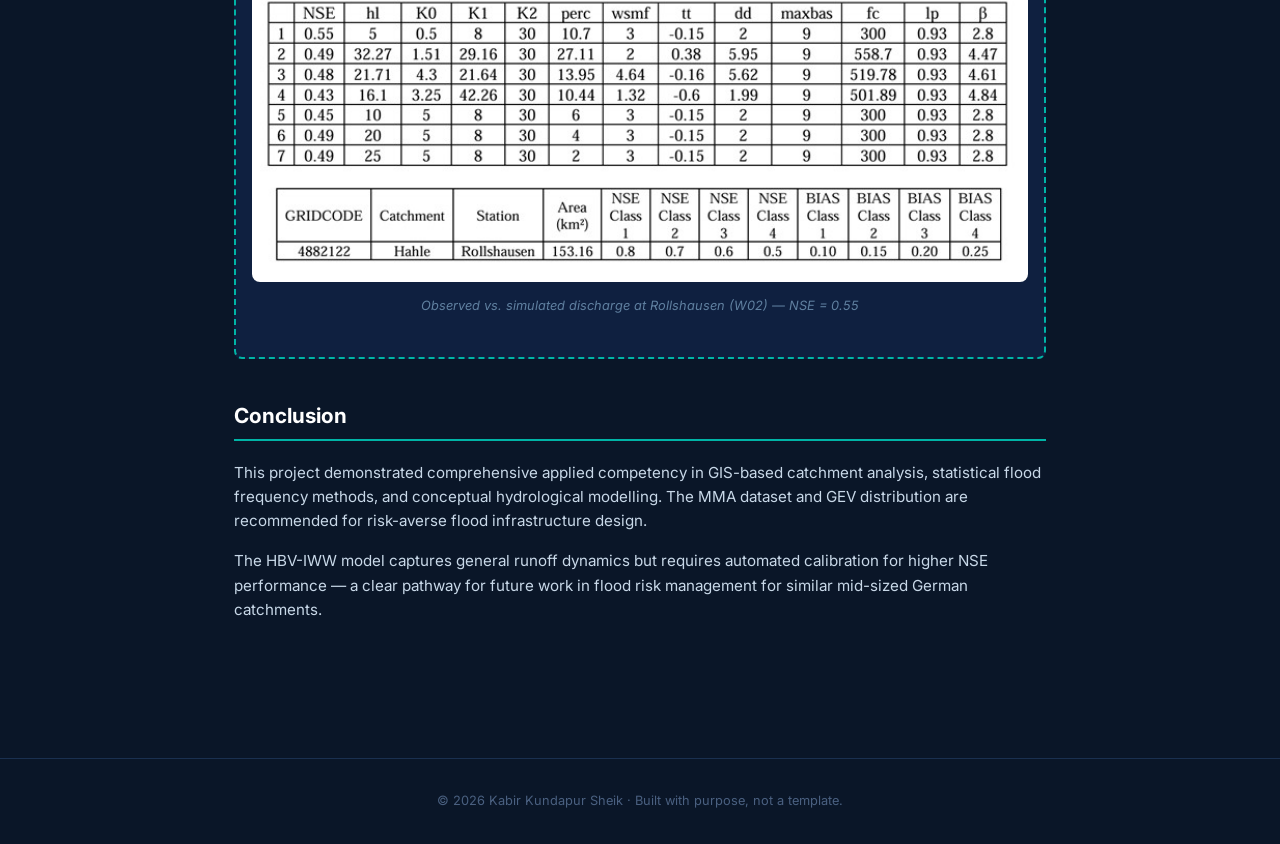
<file: hahle.html>
<!DOCTYPE html>
<html lang="en">
<head>
<meta charset="UTF-8">
<meta name="viewport" content="width=device-width, initial-scale=1.0">
<title>Hydrological Modelling — Hahle Catchment | Kabir Kundapur Sheik</title>
<link href="https://fonts.googleapis.com/css2?family=Inter:wght@300;400;500;600;700&display=swap" rel="stylesheet">
<style>
*,*::before,*::after{box-sizing:border-box;margin:0;padding:0}
body{background:#0a1628;color:#fff;font-family:'Inter',sans-serif;line-height:1.6}
nav{position:fixed;top:0;left:0;right:0;z-index:100;background:rgba(10,22,40,0.96);backdrop-filter:blur(10px);border-bottom:1px solid #1a3050;display:flex;align-items:center;justify-content:space-between;padding:0 2rem;height:60px}
.nav-logo{color:#00b4a6;font-size:1.4rem;font-weight:700;text-decoration:none;letter-spacing:2px}
.nav-back{color:#a0b8cc;text-decoration:none;font-size:0.9rem;transition:color .2s}
.nav-back:hover{color:#00b4a6}
main{max-width:860px;margin:0 auto;padding:100px 1.5rem 4rem}
.hero{margin-bottom:3rem}
.category-pill{display:inline-block;background:rgba(240,165,0,.15);color:#f0a500;border:1px solid rgba(240,165,0,.4);border-radius:20px;padding:.25rem .9rem;font-size:.75rem;font-weight:600;text-transform:uppercase;letter-spacing:1px;margin-bottom:1rem}
.hero h1{font-size:clamp(1.8rem,4vw,2.8rem);font-weight:700;line-height:1.2;margin-bottom:.75rem}
.hero .subtitle{color:#a0b0c5;font-size:1rem;margin-bottom:2rem;line-height:1.6}
.meta-table{width:100%;border-collapse:collapse;background:#162947;border-radius:8px;overflow:hidden}
.meta-table tr{border-bottom:1px solid #1e3a5f}
.meta-table tr:last-child{border-bottom:none}
.meta-table td{padding:.6rem 1rem;font-size:.875rem}
.meta-table td:first-child{color:#00b4a6;font-weight:600;border-left:3px solid #00b4a6;width:35%;white-space:nowrap}
.meta-table td:last-child{color:#d0dde8}
.section{margin-bottom:2.5rem}
.section h2{font-size:1.3rem;font-weight:700;color:#fff;border-bottom:2px solid #00b4a6;padding-bottom:.4rem;margin-bottom:1.25rem}
.section p{color:#c8d8e8;margin-bottom:1rem;font-size:.95rem}
ul.project-list{list-style:none;padding:0}
ul.project-list li{color:#c8d8e8;font-size:.95rem;padding:.35rem 0 .35rem 1.5rem;position:relative}
ul.project-list li::before{content:'▸';color:#00b4a6;position:absolute;left:0}
.data-table-wrap{overflow-x:auto;margin:1rem 0}
.data-table{width:100%;border-collapse:collapse;min-width:480px}
.data-table th{background:#162947;color:#00b4a6;font-size:.8rem;font-weight:600;padding:.6rem .8rem;text-align:left;border:1px solid #333}
.data-table td{background:#0f2040;color:#d0dde8;font-size:.85rem;padding:.55rem .8rem;border:1px solid #333}
.data-table tr:nth-child(even) td{background:#162947}
.img-placeholder{background:#0f2040;border:2px dashed #00b4a6;border-radius:8px;padding:2.5rem 1rem;text-align:center;margin:1.5rem 0}
.img-placeholder .fig-label{color:#00b4a6;font-size:.9rem;font-weight:500}
.img-placeholder .fig-caption{color:#6080a0;font-size:.8rem;font-style:italic;margin-top:.5rem}
footer{text-align:center;color:#4a6080;font-size:.8rem;padding:2rem 1rem;border-top:1px solid #1a3050;margin-top:2rem}
@media(max-width:600px){nav{padding:0 1rem}main{padding:80px 1rem 3rem}.meta-table td:first-child{width:42%;white-space:normal}}
</style>
</head>
<body>
<nav>
  <a href="index.html" class="nav-logo">KKS</a>
  <a href="index.html" class="nav-back">← Back to Portfolio</a>
</nav>
<main>
  <div class="hero">
    <div class="category-pill">Hydrology</div>
    <h1>Hydrological Modelling — Hahle Catchment</h1>
    <p class="subtitle">Semi-Distributed HBV-IWW Rainfall-Runoff Modelling, Flood Frequency Analysis &amp; Sensitivity Calibration</p>
    <table class="meta-table">
      <tr><td>Institution</td><td>Institut für Hydrologie und Wasserwirtschaft, Leibniz Universität Hannover</td></tr>
      <tr><td>Course</td><td>Hydrological Extremes — Project Assignment</td></tr>
      <tr><td>Year</td><td>2024</td></tr>
      <tr><td>Supervisor</td><td>M.Sc. Adina Brandt</td></tr>
      <tr><td>Study Area</td><td>Hahle Catchment, Lower Saxony / Thuringia border, Germany</td></tr>
      <tr><td>Tools</td><td>ArcGIS Pro, HBV-IWW Model, Python, Excel</td></tr>
      <tr><td>Data Period</td><td>1950–2013 (climate); 1961–2012 (discharge)</td></tr>
    </table>
  </div>

  <div class="section">
    <h2>Overview</h2>
    <p>This project implements the complete hydrological modelling workflow for the Hahle catchment — a small-to-medium river basin on the Lower Saxony/Thuringia border in central Germany. Using ArcGIS Pro for catchment delineation and the semi-distributed HBV-IWW conceptual model for simulation, the study covers four interconnected tasks: catchment characterisation and GIS mapping, time series quality control, flood frequency analysis, and rainfall-runoff model calibration.</p>
    <p>The catchment was divided into two sub-catchments — Westerode (W01, 33.16 km², upstream) and Rollshausen (W02, 153.16 km², downstream) — with land use dominated by agriculture (60–83%) and a mean slope of ~5%, indicating a rain-dominated, infiltration-sensitive hydrology with minimal snowmelt influence.</p>
    <div class="img-placeholder">
      <div class="fig-label">Figure 1 — Hahle Catchment GIS Mapping
      <img src="images/hahle/fig1.jpg" alt="Figure 1" style="width:100%;border-radius:8px;margin-top:1rem;">
    </div>
      <div class="fig-caption">Four-panel maps: river network, topography, land use (CLC), soil distribution (HWSD)</div>
    </div>
  </div>

  <div class="section">
    <h2>Methodology</h2>
    <p>Catchment delineation was performed in ArcGIS Pro using DEM100 — filling sinks, computing flow direction and accumulation, and snapping pour points to gauging stations. Time series quality control applied plausibility checks, consistency mapping, and Double Sum Analysis (DSA) to confirm a stable stationary precipitation-runoff relationship throughout the 52-year record.</p>
    <p>Flood frequency analysis fitted GEV and Gumbel probability distributions using L-moments to both daily mean runoff (DME) and monthly instantaneous peak (MMA) datasets. All four fits passed the nω² goodness-of-fit test at α = 0.05. The HBV-IWW model was configured with five routines — snow, soil moisture, response, transformation, and Muskingum river routing.</p>

    <div class="data-table-wrap">
      <table class="data-table">
        <thead>
          <tr><th>Return Period</th><th>HQ DME — GEV (m³/s)</th><th>HQ MMA — GEV (m³/s)</th><th>HQ DME — Gumbel (m³/s)</th><th>HQ MMA — Gumbel (m³/s)</th></tr>
        </thead>
        <tbody>
          <tr><td>10 years</td><td>18.3</td><td>32.5</td><td>18.6</td><td>32.5</td></tr>
          <tr><td>50 years</td><td>31.6</td><td>47.7</td><td>27.4</td><td>46.8</td></tr>
        </tbody>
      </table>
    </div>

    <div class="img-placeholder">
      <div class="fig-label">Figure 2 — Flood Frequency Curves
      <img src="images/hahle/fig2.jpg" alt="Figure 2" style="width:100%;border-radius:8px;margin-top:1rem;">
    </div>
      <div class="fig-caption">Probability of non-exceedance vs. discharge — GEV and Gumbel fits for DME and MMA datasets</div>
    </div>
  </div>

  <div class="section">
    <h2>Key Findings</h2>
    <ul class="project-list">
      <li>MMA consistently produces higher design flood estimates — at 50-year return period, GEV/MMA gives 47.7 m³/s vs GEV/DME at 31.6 m³/s.</li>
      <li>Response routine parameters (hl, K0, Kperc) are the most influential — controlling the split between direct runoff, interflow, and percolation.</li>
      <li>Soil parameters (fc, lp) are particularly influential in summer when evapotranspiration dominates.</li>
      <li>Snow routine parameters had negligible influence — confirming rain-dominated hydrology.</li>
      <li>Manual calibration achieved NSE = 0.55 (Class 4 — marginally acceptable). Automated optimisation required for Class 1–2 performance.</li>
    </ul>
    <div class="img-placeholder">
      <div class="fig-label">Figure 3 — HBV-IWW Calibration Hydrograph
      <img src="images/hahle/fig3.jpg" alt="Figure 3" style="width:100%;border-radius:8px;margin-top:1rem;">
    </div>
      <div class="fig-caption">Observed vs. simulated discharge at Rollshausen (W02) — NSE = 0.55</div>
    </div>
  </div>

  <div class="section">
    <h2>Conclusion</h2>
    <p>This project demonstrated comprehensive applied competency in GIS-based catchment analysis, statistical flood frequency methods, and conceptual hydrological modelling. The MMA dataset and GEV distribution are recommended for risk-averse flood infrastructure design.</p>
    <p>The HBV-IWW model captures general runoff dynamics but requires automated calibration for higher NSE performance — a clear pathway for future work in flood risk management for similar mid-sized German catchments.</p>
  </div>
</main>
<footer>© 2026 Kabir Kundapur Sheik · Built with purpose, not a template.</footer>
</body>
</html>
</file>
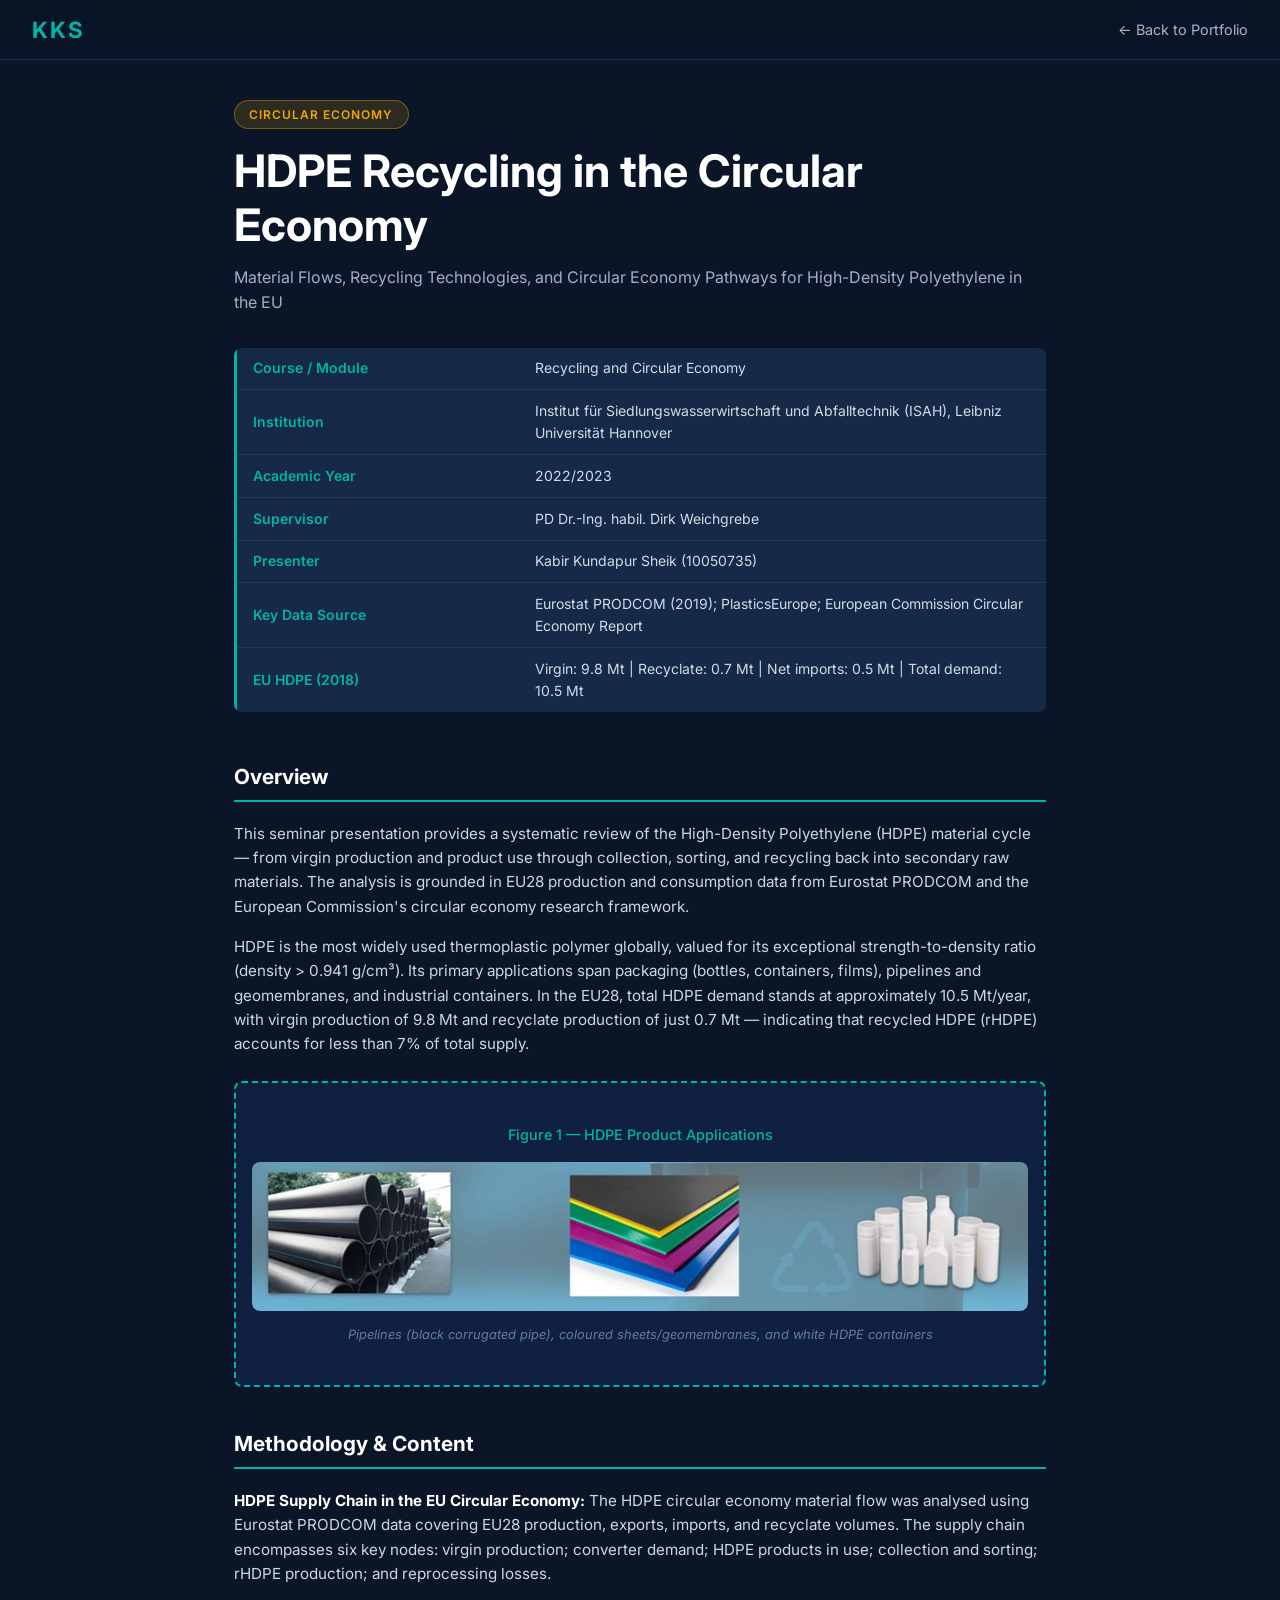
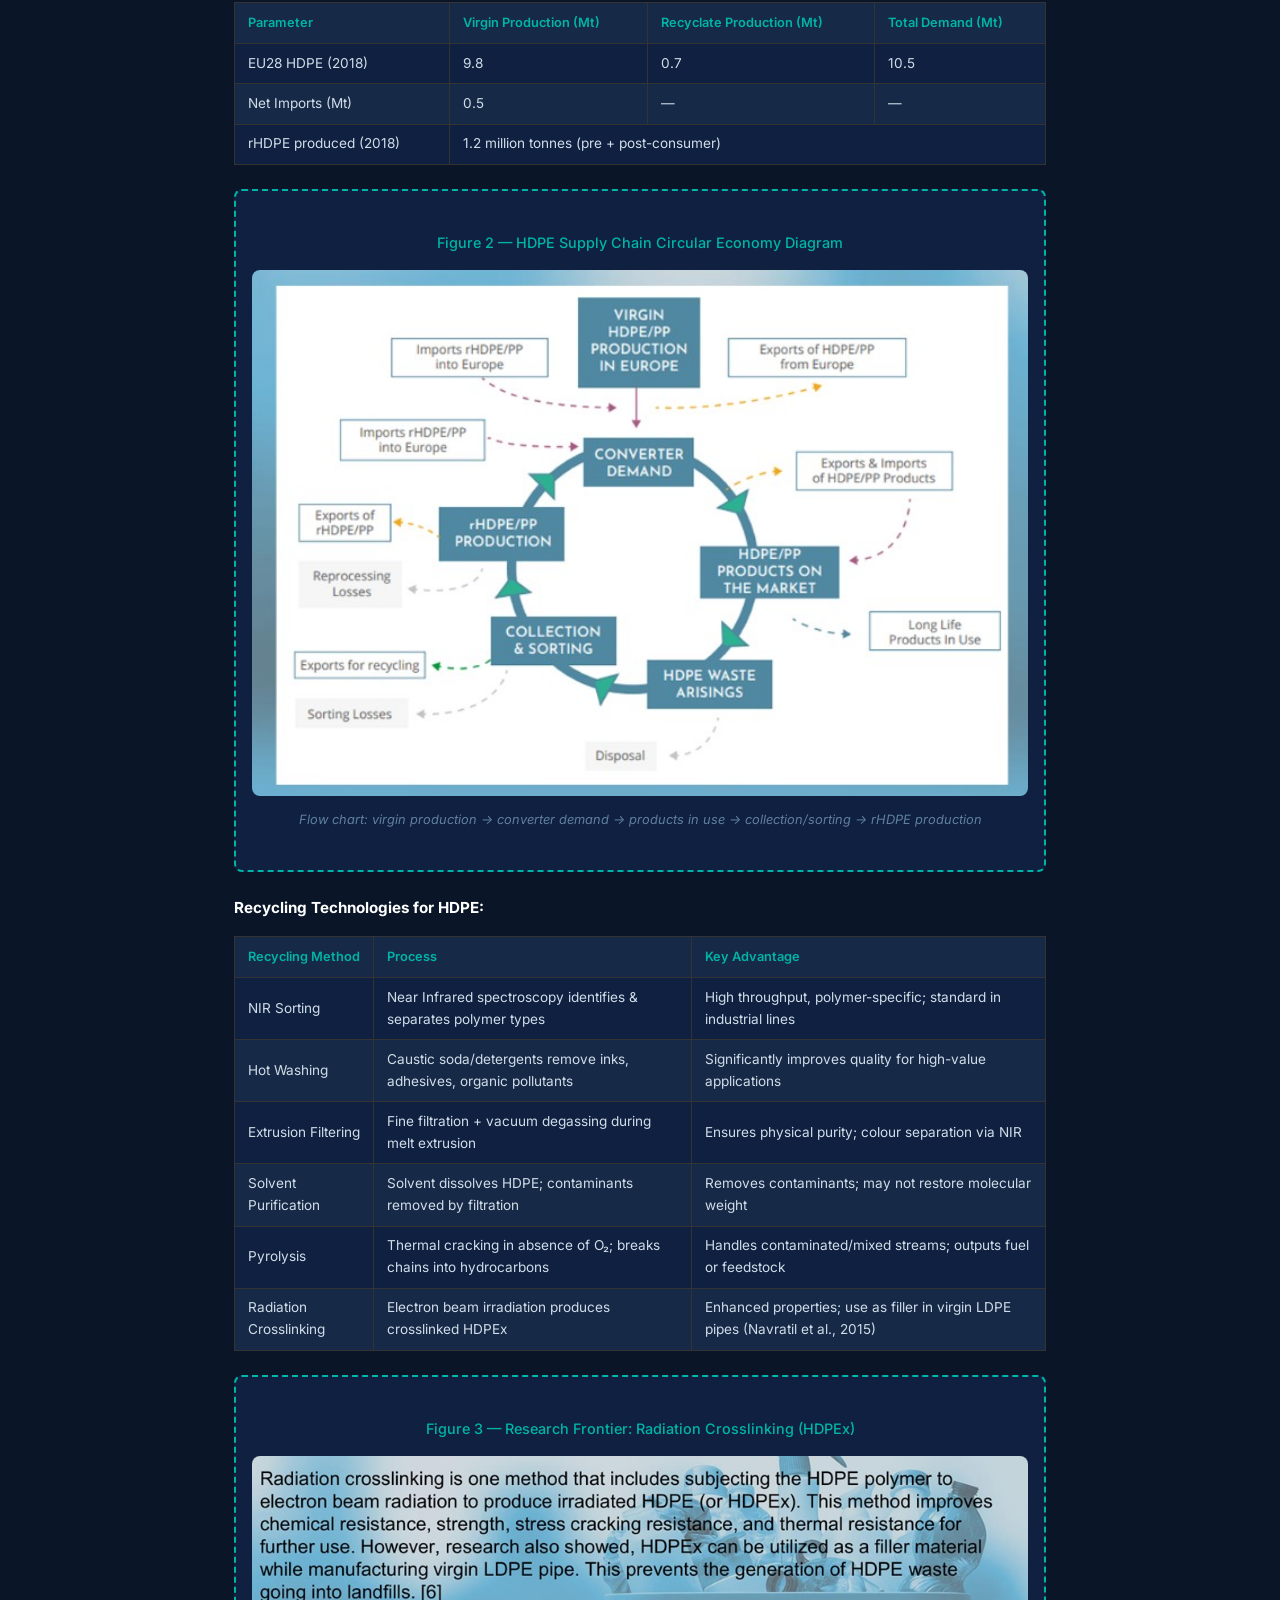
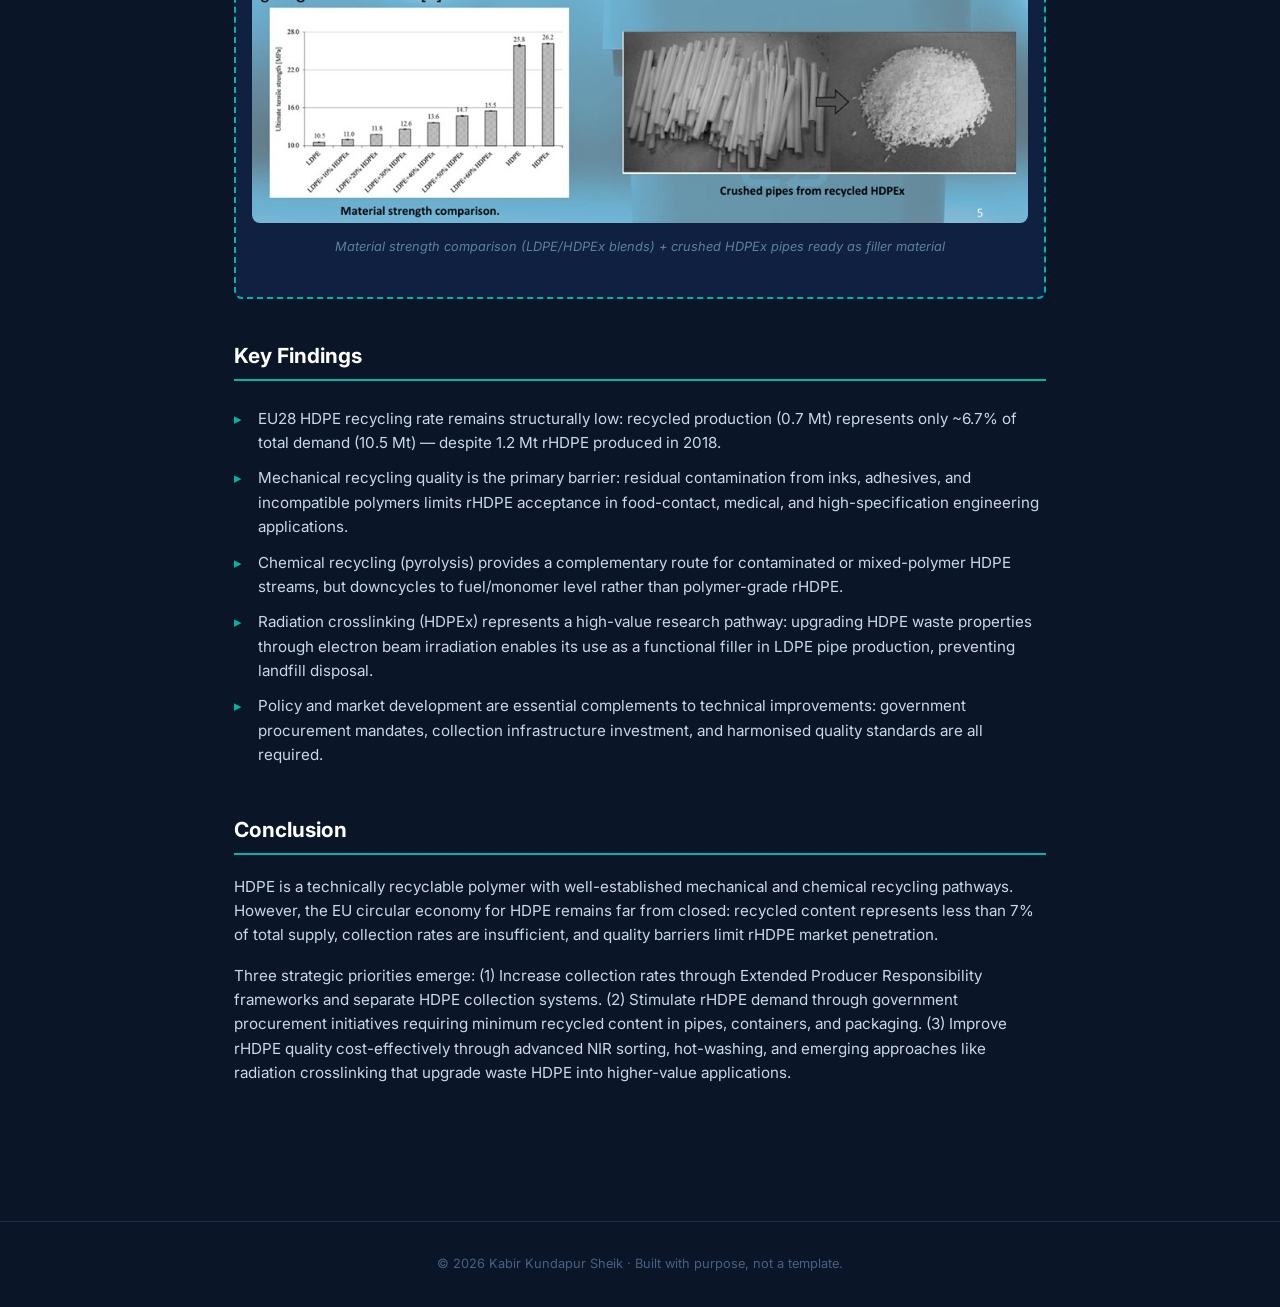
<file: hdpe.html>
<!DOCTYPE html>
<html lang="en">
<head>
<meta charset="UTF-8">
<meta name="viewport" content="width=device-width, initial-scale=1.0">
<title>HDPE Recycling in the Circular Economy | Kabir Kundapur Sheik</title>
<link href="https://fonts.googleapis.com/css2?family=Inter:wght@300;400;500;600;700&display=swap" rel="stylesheet">
<style>
*,*::before,*::after{box-sizing:border-box;margin:0;padding:0}
body{background:#0a1628;color:#fff;font-family:'Inter',sans-serif;line-height:1.6}
nav{position:fixed;top:0;left:0;right:0;z-index:100;background:rgba(10,22,40,0.96);backdrop-filter:blur(10px);border-bottom:1px solid #1a3050;display:flex;align-items:center;justify-content:space-between;padding:0 2rem;height:60px}
.nav-logo{color:#00b4a6;font-size:1.4rem;font-weight:700;text-decoration:none;letter-spacing:2px}
.nav-back{color:#a0b8cc;text-decoration:none;font-size:0.9rem;transition:color .2s}
.nav-back:hover{color:#00b4a6}
main{max-width:860px;margin:0 auto;padding:100px 1.5rem 4rem}
.hero{margin-bottom:3rem}
.category-pill{display:inline-block;background:rgba(240,165,0,.15);color:#f0a500;border:1px solid rgba(240,165,0,.4);border-radius:20px;padding:.25rem .9rem;font-size:.75rem;font-weight:600;text-transform:uppercase;letter-spacing:1px;margin-bottom:1rem}
.hero h1{font-size:clamp(1.8rem,4vw,2.8rem);font-weight:700;line-height:1.2;margin-bottom:.75rem}
.hero .subtitle{color:#a0b0c5;font-size:1rem;margin-bottom:2rem;line-height:1.6}
.meta-table{width:100%;border-collapse:collapse;background:#162947;border-radius:8px;overflow:hidden}
.meta-table tr{border-bottom:1px solid #1e3a5f}
.meta-table tr:last-child{border-bottom:none}
.meta-table td{padding:.6rem 1rem;font-size:.875rem}
.meta-table td:first-child{color:#00b4a6;font-weight:600;border-left:3px solid #00b4a6;width:35%;white-space:nowrap}
.meta-table td:last-child{color:#d0dde8}
.section{margin-bottom:2.5rem}
.section h2{font-size:1.3rem;font-weight:700;color:#fff;border-bottom:2px solid #00b4a6;padding-bottom:.4rem;margin-bottom:1.25rem}
.section p{color:#c8d8e8;margin-bottom:1rem;font-size:.95rem}
ul.project-list{list-style:none;padding:0}
ul.project-list li{color:#c8d8e8;font-size:.95rem;padding:.35rem 0 .35rem 1.5rem;position:relative}
ul.project-list li::before{content:'▸';color:#00b4a6;position:absolute;left:0}
.data-table-wrap{overflow-x:auto;margin:1rem 0}
.data-table{width:100%;border-collapse:collapse;min-width:420px}
.data-table th{background:#162947;color:#00b4a6;font-size:.8rem;font-weight:600;padding:.6rem .8rem;text-align:left;border:1px solid #333}
.data-table td{background:#0f2040;color:#d0dde8;font-size:.85rem;padding:.55rem .8rem;border:1px solid #333}
.data-table tr:nth-child(even) td{background:#162947}
.img-placeholder{background:#0f2040;border:2px dashed #00b4a6;border-radius:8px;padding:2.5rem 1rem;text-align:center;margin:1.5rem 0}
.img-placeholder .fig-label{color:#00b4a6;font-size:.9rem;font-weight:500}
.img-placeholder .fig-caption{color:#6080a0;font-size:.8rem;font-style:italic;margin-top:.5rem}
footer{text-align:center;color:#4a6080;font-size:.8rem;padding:2rem 1rem;border-top:1px solid #1a3050;margin-top:2rem}
@media(max-width:600px){nav{padding:0 1rem}main{padding:80px 1rem 3rem}.meta-table td:first-child{width:42%;white-space:normal}}
</style>
</head>
<body>
<nav>
  <a href="index.html" class="nav-logo">KKS</a>
  <a href="index.html" class="nav-back">← Back to Portfolio</a>
</nav>
<main>
  <div class="hero">
    <div class="category-pill">Circular Economy</div>
    <h1>HDPE Recycling in the Circular Economy</h1>
    <p class="subtitle">Material Flows, Recycling Technologies, and Circular Economy Pathways for High-Density Polyethylene in the EU</p>
    <table class="meta-table">
      <tr><td>Course / Module</td><td>Recycling and Circular Economy</td></tr>
      <tr><td>Institution</td><td>Institut für Siedlungswasserwirtschaft und Abfalltechnik (ISAH), Leibniz Universität Hannover</td></tr>
      <tr><td>Academic Year</td><td>2022/2023</td></tr>
      <tr><td>Supervisor</td><td>PD Dr.-Ing. habil. Dirk Weichgrebe</td></tr>
      <tr><td>Presenter</td><td>Kabir Kundapur Sheik (10050735)</td></tr>
      <tr><td>Key Data Source</td><td>Eurostat PRODCOM (2019); PlasticsEurope; European Commission Circular Economy Report</td></tr>
      <tr><td>EU HDPE (2018)</td><td>Virgin: 9.8 Mt | Recyclate: 0.7 Mt | Net imports: 0.5 Mt | Total demand: 10.5 Mt</td></tr>
    </table>
  </div>

  <div class="section">
    <h2>Overview</h2>
    <p>This seminar presentation provides a systematic review of the High-Density Polyethylene (HDPE) material cycle — from virgin production and product use through collection, sorting, and recycling back into secondary raw materials. The analysis is grounded in EU28 production and consumption data from Eurostat PRODCOM and the European Commission's circular economy research framework.</p>
    <p>HDPE is the most widely used thermoplastic polymer globally, valued for its exceptional strength-to-density ratio (density &gt; 0.941 g/cm³). Its primary applications span packaging (bottles, containers, films), pipelines and geomembranes, and industrial containers. In the EU28, total HDPE demand stands at approximately 10.5 Mt/year, with virgin production of 9.8 Mt and recyclate production of just 0.7 Mt — indicating that recycled HDPE (rHDPE) accounts for less than 7% of total supply.</p>
    <div class="img-placeholder">
      <div class="fig-label">Figure 1 — HDPE Product Applications
      <img src="images/hdpe/fig1.jpg" alt="Figure 1" style="width:100%;border-radius:8px;margin-top:1rem;">
    </div>
      <div class="fig-caption">Pipelines (black corrugated pipe), coloured sheets/geomembranes, and white HDPE containers</div>
    </div>
  </div>

  <div class="section">
    <h2>Methodology &amp; Content</h2>
    <p><strong style="color:#fff">HDPE Supply Chain in the EU Circular Economy:</strong> The HDPE circular economy material flow was analysed using Eurostat PRODCOM data covering EU28 production, exports, imports, and recyclate volumes. The supply chain encompasses six key nodes: virgin production; converter demand; HDPE products in use; collection and sorting; rHDPE production; and reprocessing losses.</p>

    <div class="data-table-wrap">
      <table class="data-table">
        <thead>
          <tr><th>Parameter</th><th>Virgin Production (Mt)</th><th>Recyclate Production (Mt)</th><th>Total Demand (Mt)</th></tr>
        </thead>
        <tbody>
          <tr><td>EU28 HDPE (2018)</td><td>9.8</td><td>0.7</td><td>10.5</td></tr>
          <tr><td>Net Imports (Mt)</td><td>0.5</td><td>—</td><td>—</td></tr>
          <tr><td>rHDPE produced (2018)</td><td colspan="3">1.2 million tonnes (pre + post-consumer)</td></tr>
        </tbody>
      </table>
    </div>

    <div class="img-placeholder">
      <div class="fig-label">Figure 2 — HDPE Supply Chain Circular Economy Diagram
      <img src="images/hdpe/fig2.jpg" alt="Figure 2" style="width:100%;border-radius:8px;margin-top:1rem;">
    </div>
      <div class="fig-caption">Flow chart: virgin production → converter demand → products in use → collection/sorting → rHDPE production</div>
    </div>

    <p><strong style="color:#fff">Recycling Technologies for HDPE:</strong></p>
    <div class="data-table-wrap">
      <table class="data-table">
        <thead>
          <tr><th>Recycling Method</th><th>Process</th><th>Key Advantage</th></tr>
        </thead>
        <tbody>
          <tr><td>NIR Sorting</td><td>Near Infrared spectroscopy identifies &amp; separates polymer types</td><td>High throughput, polymer-specific; standard in industrial lines</td></tr>
          <tr><td>Hot Washing</td><td>Caustic soda/detergents remove inks, adhesives, organic pollutants</td><td>Significantly improves quality for high-value applications</td></tr>
          <tr><td>Extrusion Filtering</td><td>Fine filtration + vacuum degassing during melt extrusion</td><td>Ensures physical purity; colour separation via NIR</td></tr>
          <tr><td>Solvent Purification</td><td>Solvent dissolves HDPE; contaminants removed by filtration</td><td>Removes contaminants; may not restore molecular weight</td></tr>
          <tr><td>Pyrolysis</td><td>Thermal cracking in absence of O₂; breaks chains into hydrocarbons</td><td>Handles contaminated/mixed streams; outputs fuel or feedstock</td></tr>
          <tr><td>Radiation Crosslinking</td><td>Electron beam irradiation produces crosslinked HDPEx</td><td>Enhanced properties; use as filler in virgin LDPE pipes (Navratil et al., 2015)</td></tr>
        </tbody>
      </table>
    </div>

    <div class="img-placeholder">
      <div class="fig-label">Figure 3 — Research Frontier: Radiation Crosslinking (HDPEx)
      <img src="images/hdpe/fig3.jpg" alt="Figure 3" style="width:100%;border-radius:8px;margin-top:1rem;">
    </div>
      <div class="fig-caption">Material strength comparison (LDPE/HDPEx blends) + crushed HDPEx pipes ready as filler material</div>
    </div>
  </div>

  <div class="section">
    <h2>Key Findings</h2>
    <ul class="project-list">
      <li>EU28 HDPE recycling rate remains structurally low: recycled production (0.7 Mt) represents only ~6.7% of total demand (10.5 Mt) — despite 1.2 Mt rHDPE produced in 2018.</li>
      <li>Mechanical recycling quality is the primary barrier: residual contamination from inks, adhesives, and incompatible polymers limits rHDPE acceptance in food-contact, medical, and high-specification engineering applications.</li>
      <li>Chemical recycling (pyrolysis) provides a complementary route for contaminated or mixed-polymer HDPE streams, but downcycles to fuel/monomer level rather than polymer-grade rHDPE.</li>
      <li>Radiation crosslinking (HDPEx) represents a high-value research pathway: upgrading HDPE waste properties through electron beam irradiation enables its use as a functional filler in LDPE pipe production, preventing landfill disposal.</li>
      <li>Policy and market development are essential complements to technical improvements: government procurement mandates, collection infrastructure investment, and harmonised quality standards are all required.</li>
    </ul>
  </div>

  <div class="section">
    <h2>Conclusion</h2>
    <p>HDPE is a technically recyclable polymer with well-established mechanical and chemical recycling pathways. However, the EU circular economy for HDPE remains far from closed: recycled content represents less than 7% of total supply, collection rates are insufficient, and quality barriers limit rHDPE market penetration.</p>
    <p>Three strategic priorities emerge: (1) Increase collection rates through Extended Producer Responsibility frameworks and separate HDPE collection systems. (2) Stimulate rHDPE demand through government procurement initiatives requiring minimum recycled content in pipes, containers, and packaging. (3) Improve rHDPE quality cost-effectively through advanced NIR sorting, hot-washing, and emerging approaches like radiation crosslinking that upgrade waste HDPE into higher-value applications.</p>
  </div>
</main>
<footer>© 2026 Kabir Kundapur Sheik · Built with purpose, not a template.</footer>
</body>
</html>
</file>
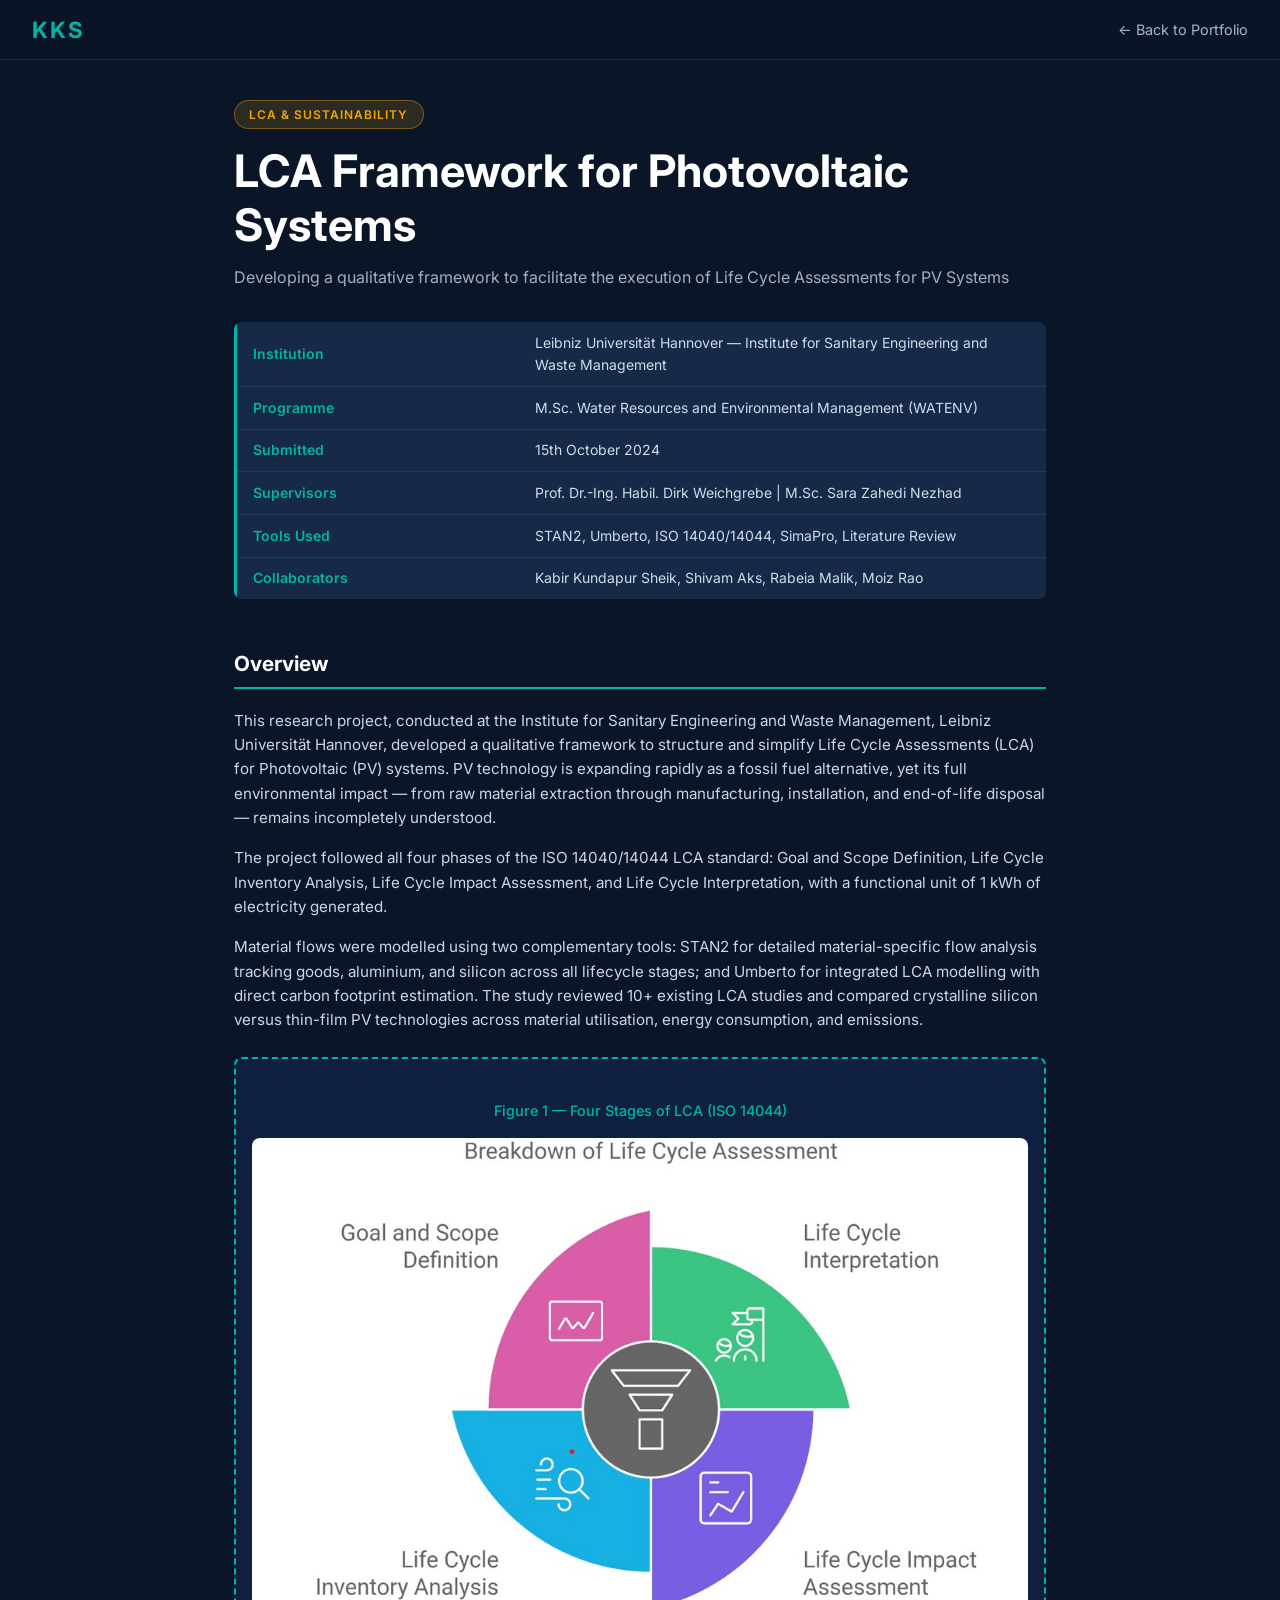
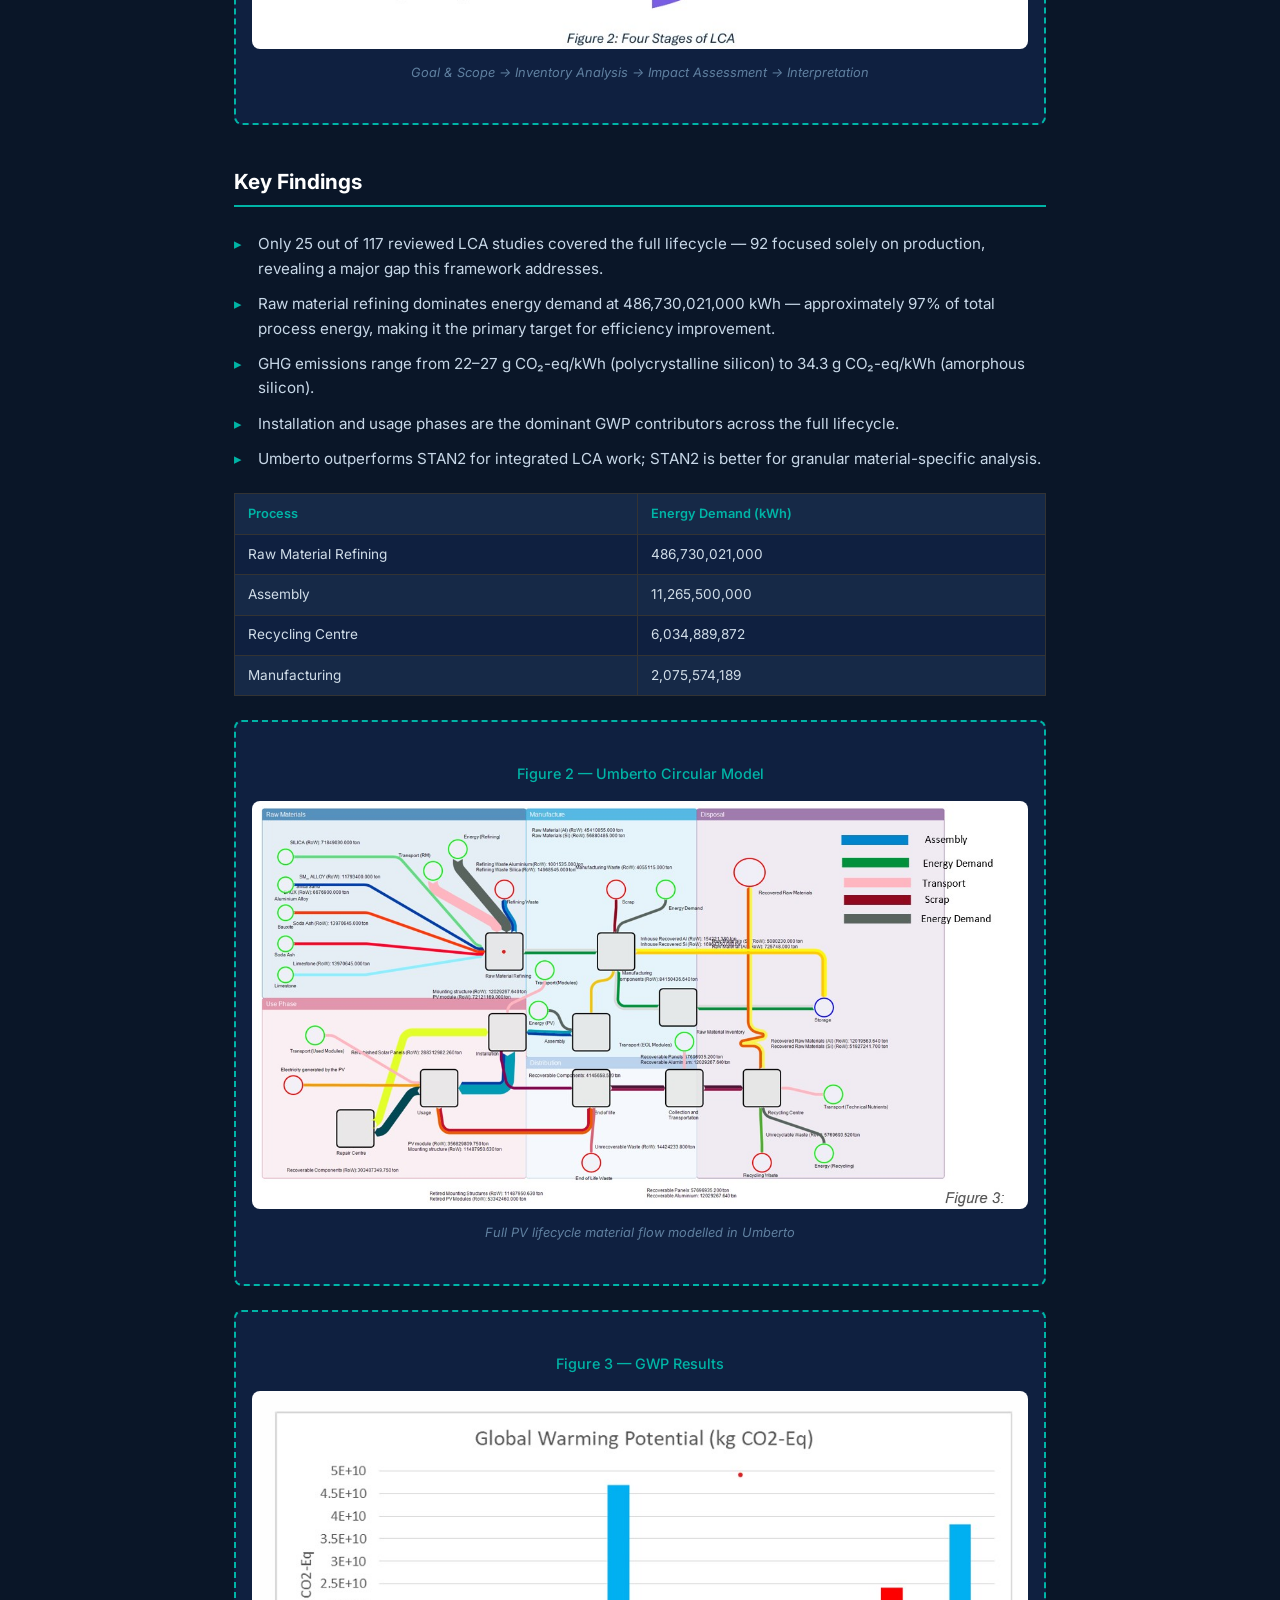
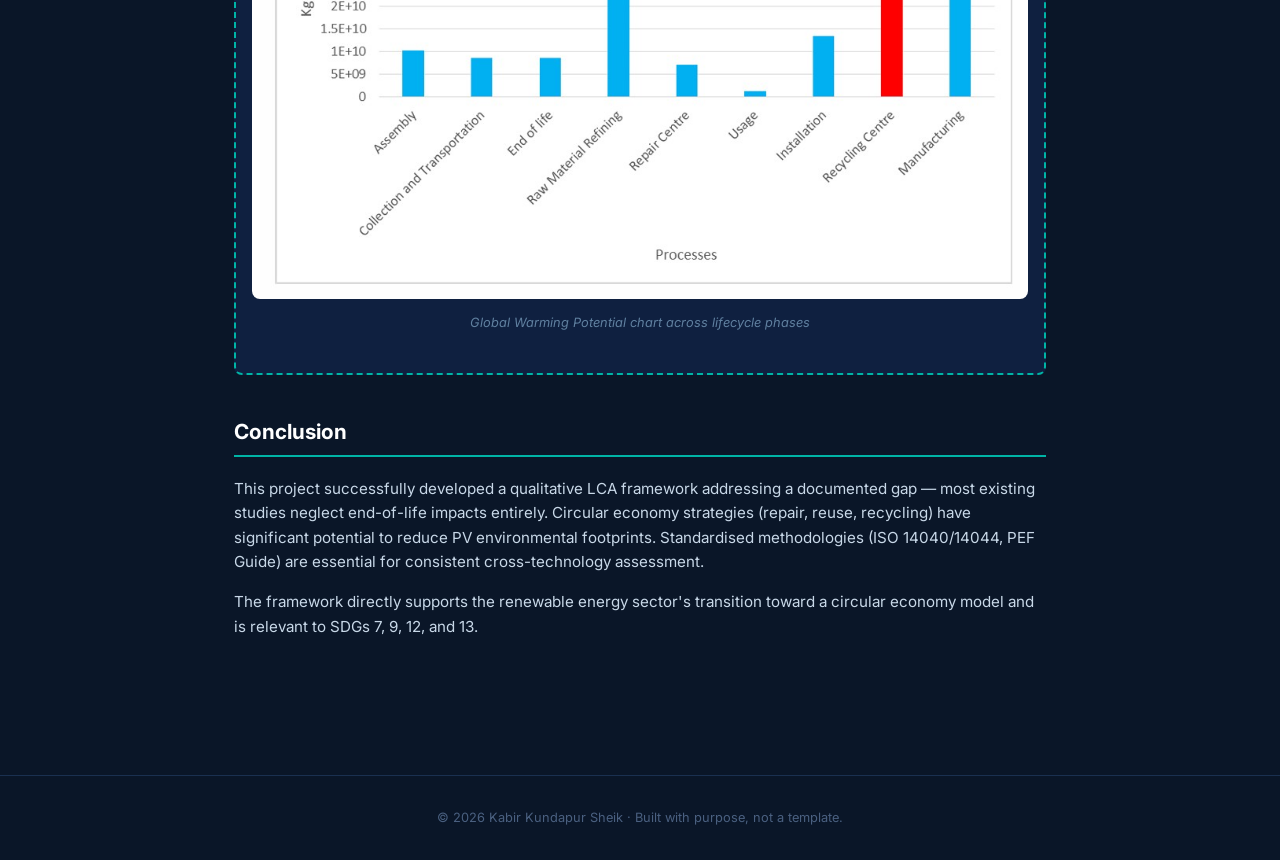
<file: lca-pv.html>
<!DOCTYPE html>
<html lang="en">
<head>
<meta charset="UTF-8">
<meta name="viewport" content="width=device-width, initial-scale=1.0">
<title>LCA Framework for Photovoltaic Systems | Kabir Kundapur Sheik</title>
<link href="https://fonts.googleapis.com/css2?family=Inter:wght@300;400;500;600;700&display=swap" rel="stylesheet">
<style>
*,*::before,*::after{box-sizing:border-box;margin:0;padding:0}
body{background:#0a1628;color:#fff;font-family:'Inter',sans-serif;line-height:1.6}
nav{position:fixed;top:0;left:0;right:0;z-index:100;background:rgba(10,22,40,0.96);backdrop-filter:blur(10px);border-bottom:1px solid #1a3050;display:flex;align-items:center;justify-content:space-between;padding:0 2rem;height:60px}
.nav-logo{color:#00b4a6;font-size:1.4rem;font-weight:700;text-decoration:none;letter-spacing:2px}
.nav-back{color:#a0b8cc;text-decoration:none;font-size:0.9rem;transition:color .2s}
.nav-back:hover{color:#00b4a6}
main{max-width:860px;margin:0 auto;padding:100px 1.5rem 4rem}
.hero{margin-bottom:3rem}
.category-pill{display:inline-block;background:rgba(240,165,0,.15);color:#f0a500;border:1px solid rgba(240,165,0,.4);border-radius:20px;padding:.25rem .9rem;font-size:.75rem;font-weight:600;text-transform:uppercase;letter-spacing:1px;margin-bottom:1rem}
.hero h1{font-size:clamp(1.8rem,4vw,2.8rem);font-weight:700;line-height:1.2;margin-bottom:.75rem}
.hero .subtitle{color:#a0b0c5;font-size:1rem;margin-bottom:2rem;line-height:1.6}
.meta-table{width:100%;border-collapse:collapse;background:#162947;border-radius:8px;overflow:hidden}
.meta-table tr{border-bottom:1px solid #1e3a5f}
.meta-table tr:last-child{border-bottom:none}
.meta-table td{padding:.6rem 1rem;font-size:.875rem}
.meta-table td:first-child{color:#00b4a6;font-weight:600;border-left:3px solid #00b4a6;width:35%;white-space:nowrap}
.meta-table td:last-child{color:#d0dde8}
.section{margin-bottom:2.5rem}
.section h2{font-size:1.3rem;font-weight:700;color:#fff;border-bottom:2px solid #00b4a6;padding-bottom:.4rem;margin-bottom:1.25rem}
.section p{color:#c8d8e8;margin-bottom:1rem;font-size:.95rem}
ul.project-list{list-style:none;padding:0}
ul.project-list li{color:#c8d8e8;font-size:.95rem;padding:.35rem 0 .35rem 1.5rem;position:relative}
ul.project-list li::before{content:'▸';color:#00b4a6;position:absolute;left:0}
.data-table-wrap{overflow-x:auto;margin:1rem 0}
.data-table{width:100%;border-collapse:collapse;min-width:380px}
.data-table th{background:#162947;color:#00b4a6;font-size:.8rem;font-weight:600;padding:.6rem .8rem;text-align:left;border:1px solid #333}
.data-table td{background:#0f2040;color:#d0dde8;font-size:.85rem;padding:.55rem .8rem;border:1px solid #333}
.data-table tr:nth-child(even) td{background:#162947}
.img-placeholder{background:#0f2040;border:2px dashed #00b4a6;border-radius:8px;padding:2.5rem 1rem;text-align:center;margin:1.5rem 0}
.img-placeholder .fig-label{color:#00b4a6;font-size:.9rem;font-weight:500}
.img-placeholder .fig-caption{color:#6080a0;font-size:.8rem;font-style:italic;margin-top:.5rem}
footer{text-align:center;color:#4a6080;font-size:.8rem;padding:2rem 1rem;border-top:1px solid #1a3050;margin-top:2rem}
@media(max-width:600px){nav{padding:0 1rem}main{padding:80px 1rem 3rem}.meta-table td:first-child{width:42%;white-space:normal}}
</style>
</head>
<body>
<nav>
  <a href="index.html" class="nav-logo">KKS</a>
  <a href="index.html" class="nav-back">← Back to Portfolio</a>
</nav>
<main>
  <div class="hero">
    <div class="category-pill">LCA &amp; Sustainability</div>
    <h1>LCA Framework for Photovoltaic Systems</h1>
    <p class="subtitle">Developing a qualitative framework to facilitate the execution of Life Cycle Assessments for PV Systems</p>
    <table class="meta-table">
      <tr><td>Institution</td><td>Leibniz Universität Hannover — Institute for Sanitary Engineering and Waste Management</td></tr>
      <tr><td>Programme</td><td>M.Sc. Water Resources and Environmental Management (WATENV)</td></tr>
      <tr><td>Submitted</td><td>15th October 2024</td></tr>
      <tr><td>Supervisors</td><td>Prof. Dr.-Ing. Habil. Dirk Weichgrebe | M.Sc. Sara Zahedi Nezhad</td></tr>
      <tr><td>Tools Used</td><td>STAN2, Umberto, ISO 14040/14044, SimaPro, Literature Review</td></tr>
      <tr><td>Collaborators</td><td>Kabir Kundapur Sheik, Shivam Aks, Rabeia Malik, Moiz Rao</td></tr>
    </table>
  </div>

  <div class="section">
    <h2>Overview</h2>
    <p>This research project, conducted at the Institute for Sanitary Engineering and Waste Management, Leibniz Universität Hannover, developed a qualitative framework to structure and simplify Life Cycle Assessments (LCA) for Photovoltaic (PV) systems. PV technology is expanding rapidly as a fossil fuel alternative, yet its full environmental impact — from raw material extraction through manufacturing, installation, and end-of-life disposal — remains incompletely understood.</p>
    <p>The project followed all four phases of the ISO 14040/14044 LCA standard: Goal and Scope Definition, Life Cycle Inventory Analysis, Life Cycle Impact Assessment, and Life Cycle Interpretation, with a functional unit of 1 kWh of electricity generated.</p>
    <p>Material flows were modelled using two complementary tools: STAN2 for detailed material-specific flow analysis tracking goods, aluminium, and silicon across all lifecycle stages; and Umberto for integrated LCA modelling with direct carbon footprint estimation. The study reviewed 10+ existing LCA studies and compared crystalline silicon versus thin-film PV technologies across material utilisation, energy consumption, and emissions.</p>
    <div class="img-placeholder">
      <div class="fig-label">Figure 1 — Four Stages of LCA (ISO 14044)
      <img src="images/lca-pv/fig1.jpg" alt="Figure 1" style="width:100%;border-radius:8px;margin-top:1rem;">
    </div>
      <div class="fig-caption">Goal &amp; Scope → Inventory Analysis → Impact Assessment → Interpretation</div>
    </div>
  </div>

  <div class="section">
    <h2>Key Findings</h2>
    <ul class="project-list">
      <li>Only 25 out of 117 reviewed LCA studies covered the full lifecycle — 92 focused solely on production, revealing a major gap this framework addresses.</li>
      <li>Raw material refining dominates energy demand at 486,730,021,000 kWh — approximately 97% of total process energy, making it the primary target for efficiency improvement.</li>
      <li>GHG emissions range from 22–27 g CO₂-eq/kWh (polycrystalline silicon) to 34.3 g CO₂-eq/kWh (amorphous silicon).</li>
      <li>Installation and usage phases are the dominant GWP contributors across the full lifecycle.</li>
      <li>Umberto outperforms STAN2 for integrated LCA work; STAN2 is better for granular material-specific analysis.</li>
    </ul>

    <div class="data-table-wrap">
      <table class="data-table">
        <thead>
          <tr><th>Process</th><th>Energy Demand (kWh)</th></tr>
        </thead>
        <tbody>
          <tr><td>Raw Material Refining</td><td>486,730,021,000</td></tr>
          <tr><td>Assembly</td><td>11,265,500,000</td></tr>
          <tr><td>Recycling Centre</td><td>6,034,889,872</td></tr>
          <tr><td>Manufacturing</td><td>2,075,574,189</td></tr>
        </tbody>
      </table>
    </div>

    <div class="img-placeholder">
      <div class="fig-label">Figure 2 — Umberto Circular Model
      <img src="images/lca-pv/fig2.jpg" alt="Figure 2" style="width:100%;border-radius:8px;margin-top:1rem;">
    </div>
      <div class="fig-caption">Full PV lifecycle material flow modelled in Umberto</div>
    </div>
    <div class="img-placeholder">
      <div class="fig-label">Figure 3 — GWP Results
      <img src="images/lca-pv/fig3.jpg" alt="Figure 3" style="width:100%;border-radius:8px;margin-top:1rem;">
    </div>
      <div class="fig-caption">Global Warming Potential chart across lifecycle phases</div>
    </div>
  </div>

  <div class="section">
    <h2>Conclusion</h2>
    <p>This project successfully developed a qualitative LCA framework addressing a documented gap — most existing studies neglect end-of-life impacts entirely. Circular economy strategies (repair, reuse, recycling) have significant potential to reduce PV environmental footprints. Standardised methodologies (ISO 14040/14044, PEF Guide) are essential for consistent cross-technology assessment.</p>
    <p>The framework directly supports the renewable energy sector's transition toward a circular economy model and is relevant to SDGs 7, 9, 12, and 13.</p>
  </div>
</main>
<footer>© 2026 Kabir Kundapur Sheik · Built with purpose, not a template.</footer>
</body>
</html>
</file>
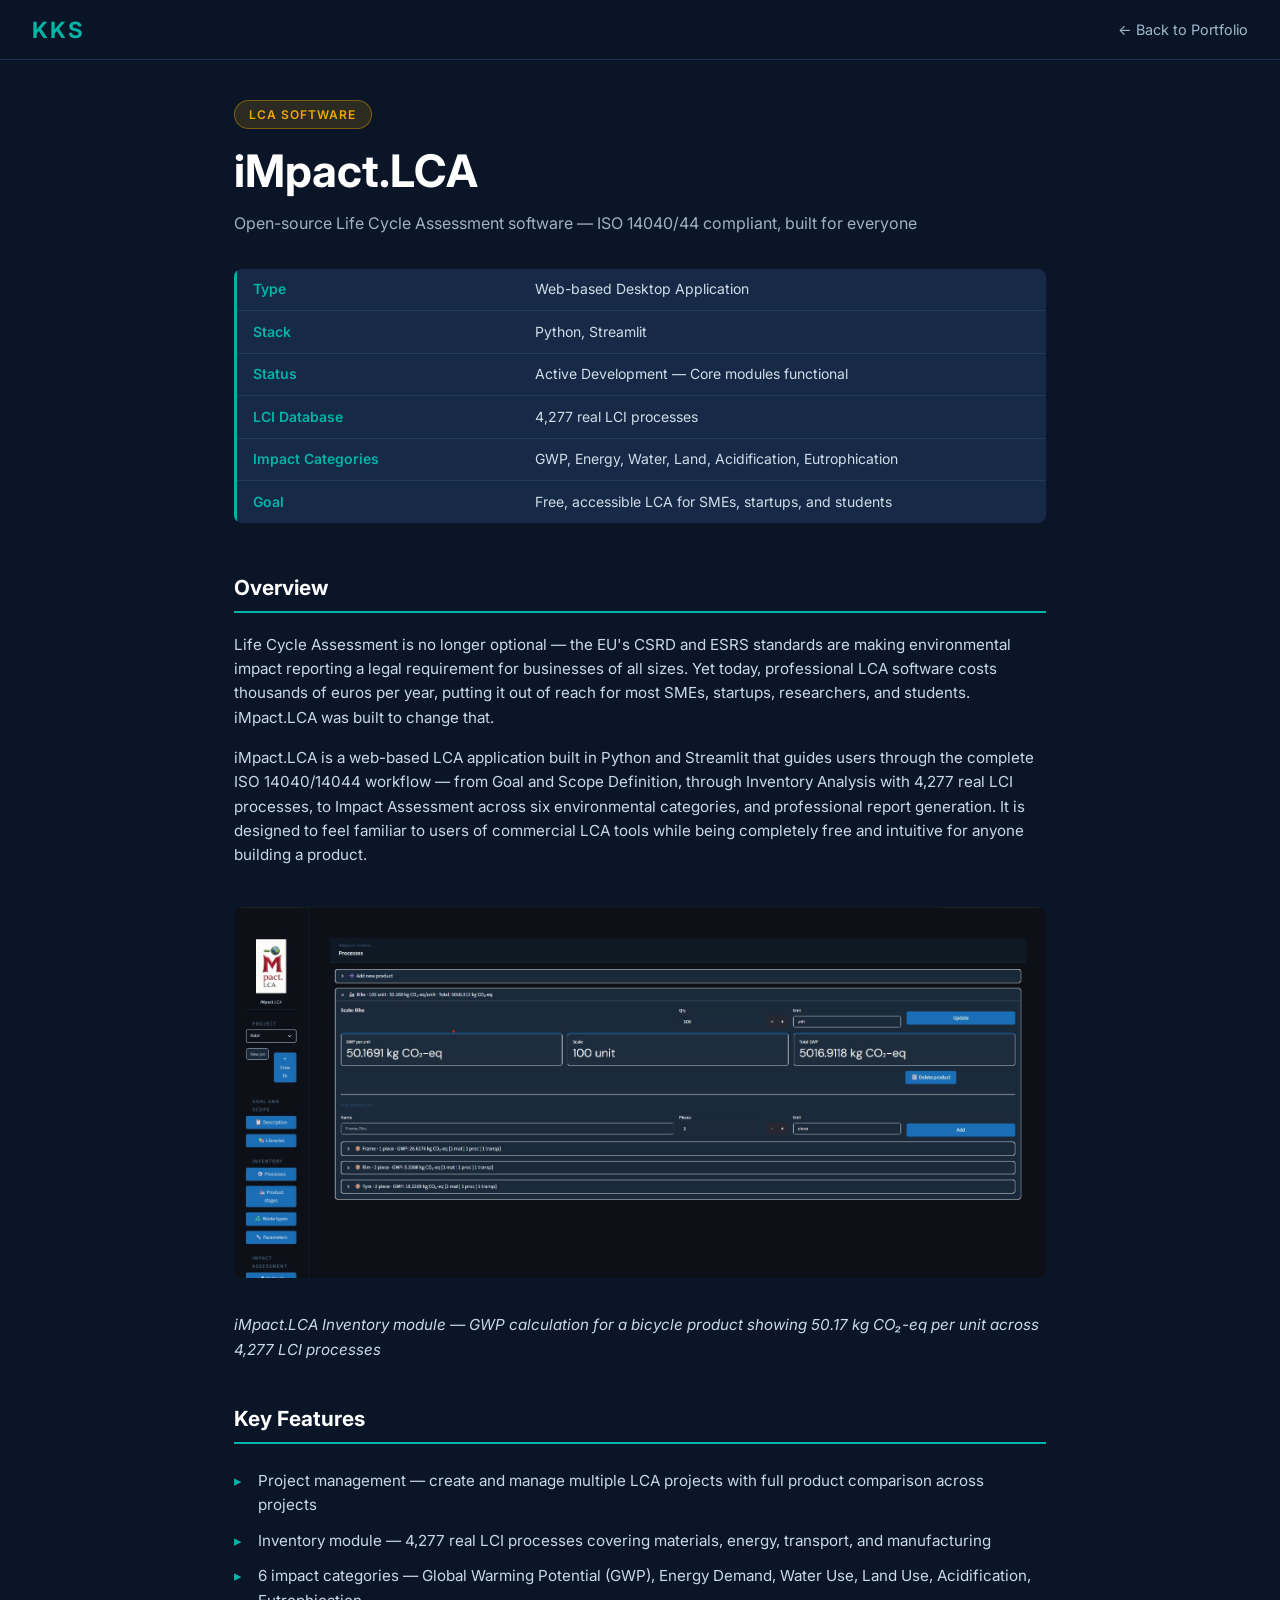
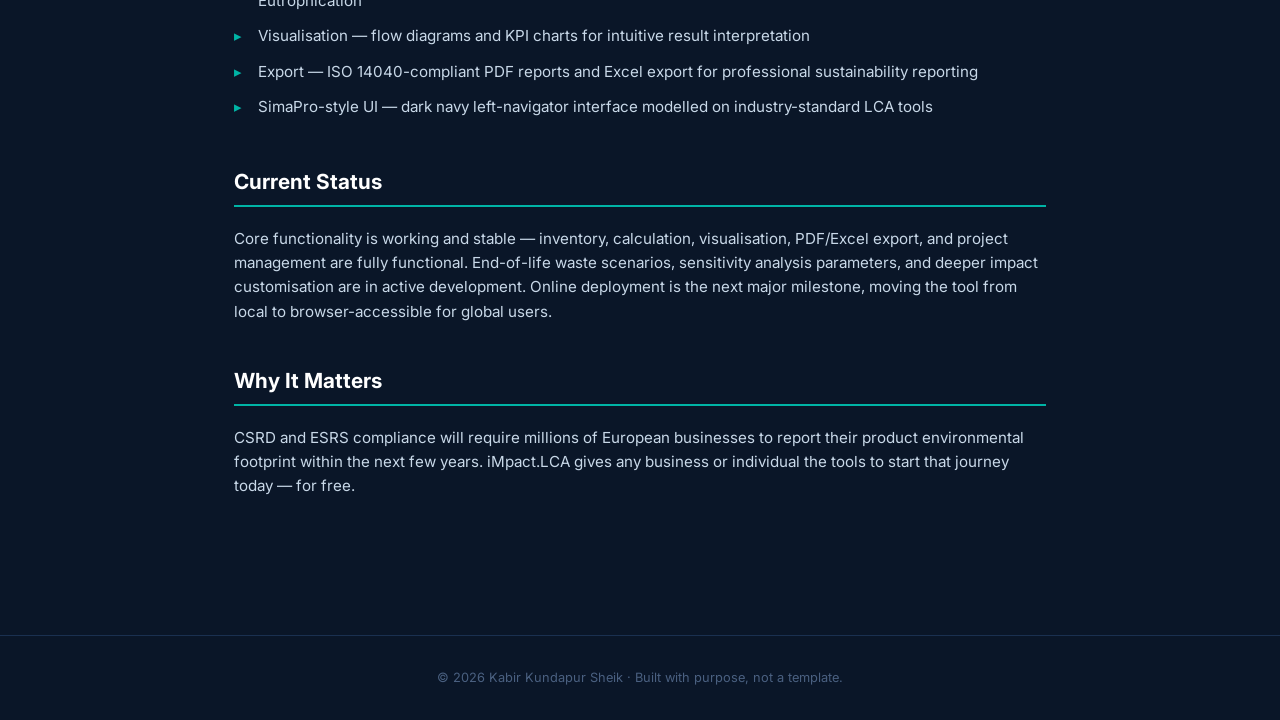
<file: lca-software.html>
<!DOCTYPE html>
<html lang="en">
<head>
<meta charset="UTF-8">
<meta name="viewport" content="width=device-width, initial-scale=1.0">
<title>iMpact.LCA | Kabir Kundapur Sheik</title>
<link href="https://fonts.googleapis.com/css2?family=Inter:wght@300;400;500;600;700&display=swap" rel="stylesheet">
<style>
*,*::before,*::after{box-sizing:border-box;margin:0;padding:0}
body{background:#0a1628;color:#fff;font-family:'Inter',sans-serif;line-height:1.6}
nav{position:fixed;top:0;left:0;right:0;z-index:100;background:rgba(10,22,40,0.96);backdrop-filter:blur(10px);border-bottom:1px solid #1a3050;display:flex;align-items:center;justify-content:space-between;padding:0 2rem;height:60px}
.nav-logo{color:#00b4a6;font-size:1.4rem;font-weight:700;text-decoration:none;letter-spacing:2px}
.nav-back{color:#a0b8cc;text-decoration:none;font-size:0.9rem;transition:color .2s}
.nav-back:hover{color:#00b4a6}
main{max-width:860px;margin:0 auto;padding:100px 1.5rem 4rem}
.hero{margin-bottom:3rem}
.category-pill{display:inline-block;background:rgba(240,165,0,.15);color:#f0a500;border:1px solid rgba(240,165,0,.4);border-radius:20px;padding:.25rem .9rem;font-size:.75rem;font-weight:600;text-transform:uppercase;letter-spacing:1px;margin-bottom:1rem}
.hero h1{font-size:clamp(1.8rem,4vw,2.8rem);font-weight:700;line-height:1.2;margin-bottom:.75rem}
.hero .subtitle{color:#a0b0c5;font-size:1rem;margin-bottom:2rem;line-height:1.6}
.meta-table{width:100%;border-collapse:collapse;background:#162947;border-radius:8px;overflow:hidden}
.meta-table tr{border-bottom:1px solid #1e3a5f}
.meta-table tr:last-child{border-bottom:none}
.meta-table td{padding:.6rem 1rem;font-size:.875rem}
.meta-table td:first-child{color:#00b4a6;font-weight:600;border-left:3px solid #00b4a6;width:35%;white-space:nowrap}
.meta-table td:last-child{color:#d0dde8}
.section{margin-bottom:2.5rem}
.section h2{font-size:1.3rem;font-weight:700;color:#fff;border-bottom:2px solid #00b4a6;padding-bottom:.4rem;margin-bottom:1.25rem}
.section p{color:#c8d8e8;margin-bottom:1rem;font-size:.95rem}
ul.project-list{list-style:none;padding:0}
ul.project-list li{color:#c8d8e8;font-size:.95rem;padding:.35rem 0 .35rem 1.5rem;position:relative}
ul.project-list li::before{content:'▸';color:#00b4a6;position:absolute;left:0}
.img-caption{color:#6080a0;font-size:.8rem;font-style:italic;margin-top:.25rem;margin-bottom:1rem}
footer{text-align:center;color:#4a6080;font-size:.8rem;padding:2rem 1rem;border-top:1px solid #1a3050;margin-top:2rem}
@media(max-width:600px){nav{padding:0 1rem}main{padding:80px 1rem 3rem}.meta-table td:first-child{width:42%;white-space:normal}}
</style>
</head>
<body>
<nav>
  <a href="index.html" class="nav-logo">KKS</a>
  <a href="index.html" class="nav-back">← Back to Portfolio</a>
</nav>
<main>
  <div class="hero">
    <div class="category-pill">LCA Software</div>
    <h1>iMpact.LCA</h1>
    <p class="subtitle">Open-source Life Cycle Assessment software — ISO 14040/44 compliant, built for everyone</p>
    <table class="meta-table">
      <tr><td>Type</td><td>Web-based Desktop Application</td></tr>
      <tr><td>Stack</td><td>Python, Streamlit</td></tr>
      <tr><td>Status</td><td>Active Development — Core modules functional</td></tr>
      <tr><td>LCI Database</td><td>4,277 real LCI processes</td></tr>
      <tr><td>Impact Categories</td><td>GWP, Energy, Water, Land, Acidification, Eutrophication</td></tr>
      <tr><td>Goal</td><td>Free, accessible LCA for SMEs, startups, and students</td></tr>
    </table>
  </div>

  <div class="section">
    <h2>Overview</h2>
    <p>Life Cycle Assessment is no longer optional — the EU's CSRD and ESRS standards are making environmental impact reporting a legal requirement for businesses of all sizes. Yet today, professional LCA software costs thousands of euros per year, putting it out of reach for most SMEs, startups, researchers, and students. iMpact.LCA was built to change that.</p>
    <p>iMpact.LCA is a web-based LCA application built in Python and Streamlit that guides users through the complete ISO 14040/14044 workflow — from Goal and Scope Definition, through Inventory Analysis with 4,277 real LCI processes, to Impact Assessment across six environmental categories, and professional report generation. It is designed to feel familiar to users of commercial LCA tools while being completely free and intuitive for anyone building a product.</p>
    <img src="images/impactlca.jpg" alt="iMpact.LCA interface" style="width:100%;border-radius:8px;margin:1.5rem 0;">
    <p class="img-caption">iMpact.LCA Inventory module — GWP calculation for a bicycle product showing 50.17 kg CO₂-eq per unit across 4,277 LCI processes</p>
  </div>

  <div class="section">
    <h2>Key Features</h2>
    <ul class="project-list">
      <li>Project management — create and manage multiple LCA projects with full product comparison across projects</li>
      <li>Inventory module — 4,277 real LCI processes covering materials, energy, transport, and manufacturing</li>
      <li>6 impact categories — Global Warming Potential (GWP), Energy Demand, Water Use, Land Use, Acidification, Eutrophication</li>
      <li>Visualisation — flow diagrams and KPI charts for intuitive result interpretation</li>
      <li>Export — ISO 14040-compliant PDF reports and Excel export for professional sustainability reporting</li>
      <li>SimaPro-style UI — dark navy left-navigator interface modelled on industry-standard LCA tools</li>
    </ul>
  </div>

  <div class="section">
    <h2>Current Status</h2>
    <p>Core functionality is working and stable — inventory, calculation, visualisation, PDF/Excel export, and project management are fully functional. End-of-life waste scenarios, sensitivity analysis parameters, and deeper impact customisation are in active development. Online deployment is the next major milestone, moving the tool from local to browser-accessible for global users.</p>
  </div>

  <div class="section">
    <h2>Why It Matters</h2>
    <p>CSRD and ESRS compliance will require millions of European businesses to report their product environmental footprint within the next few years. iMpact.LCA gives any business or individual the tools to start that journey today — for free.</p>
  </div>
</main>
<footer>© 2026 Kabir Kundapur Sheik · Built with purpose, not a template.</footer>
</body>
</html>
</file>
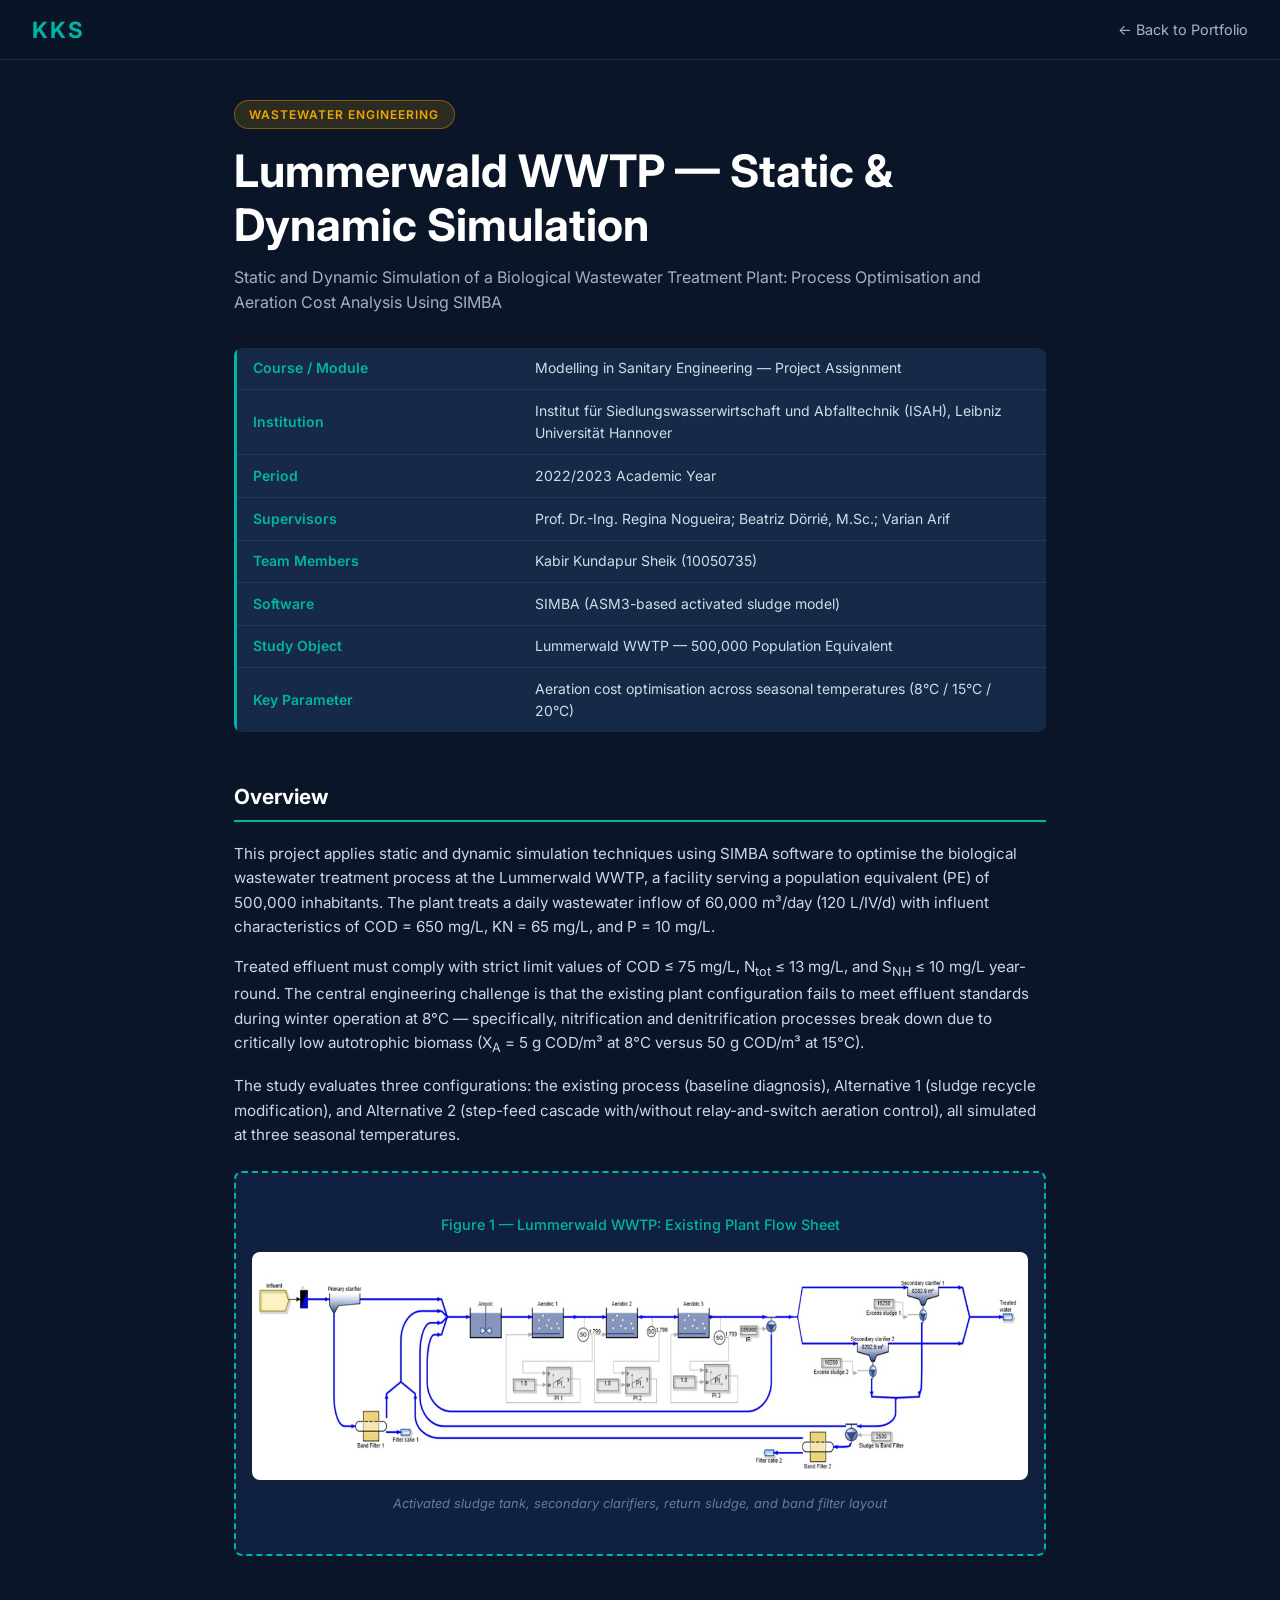
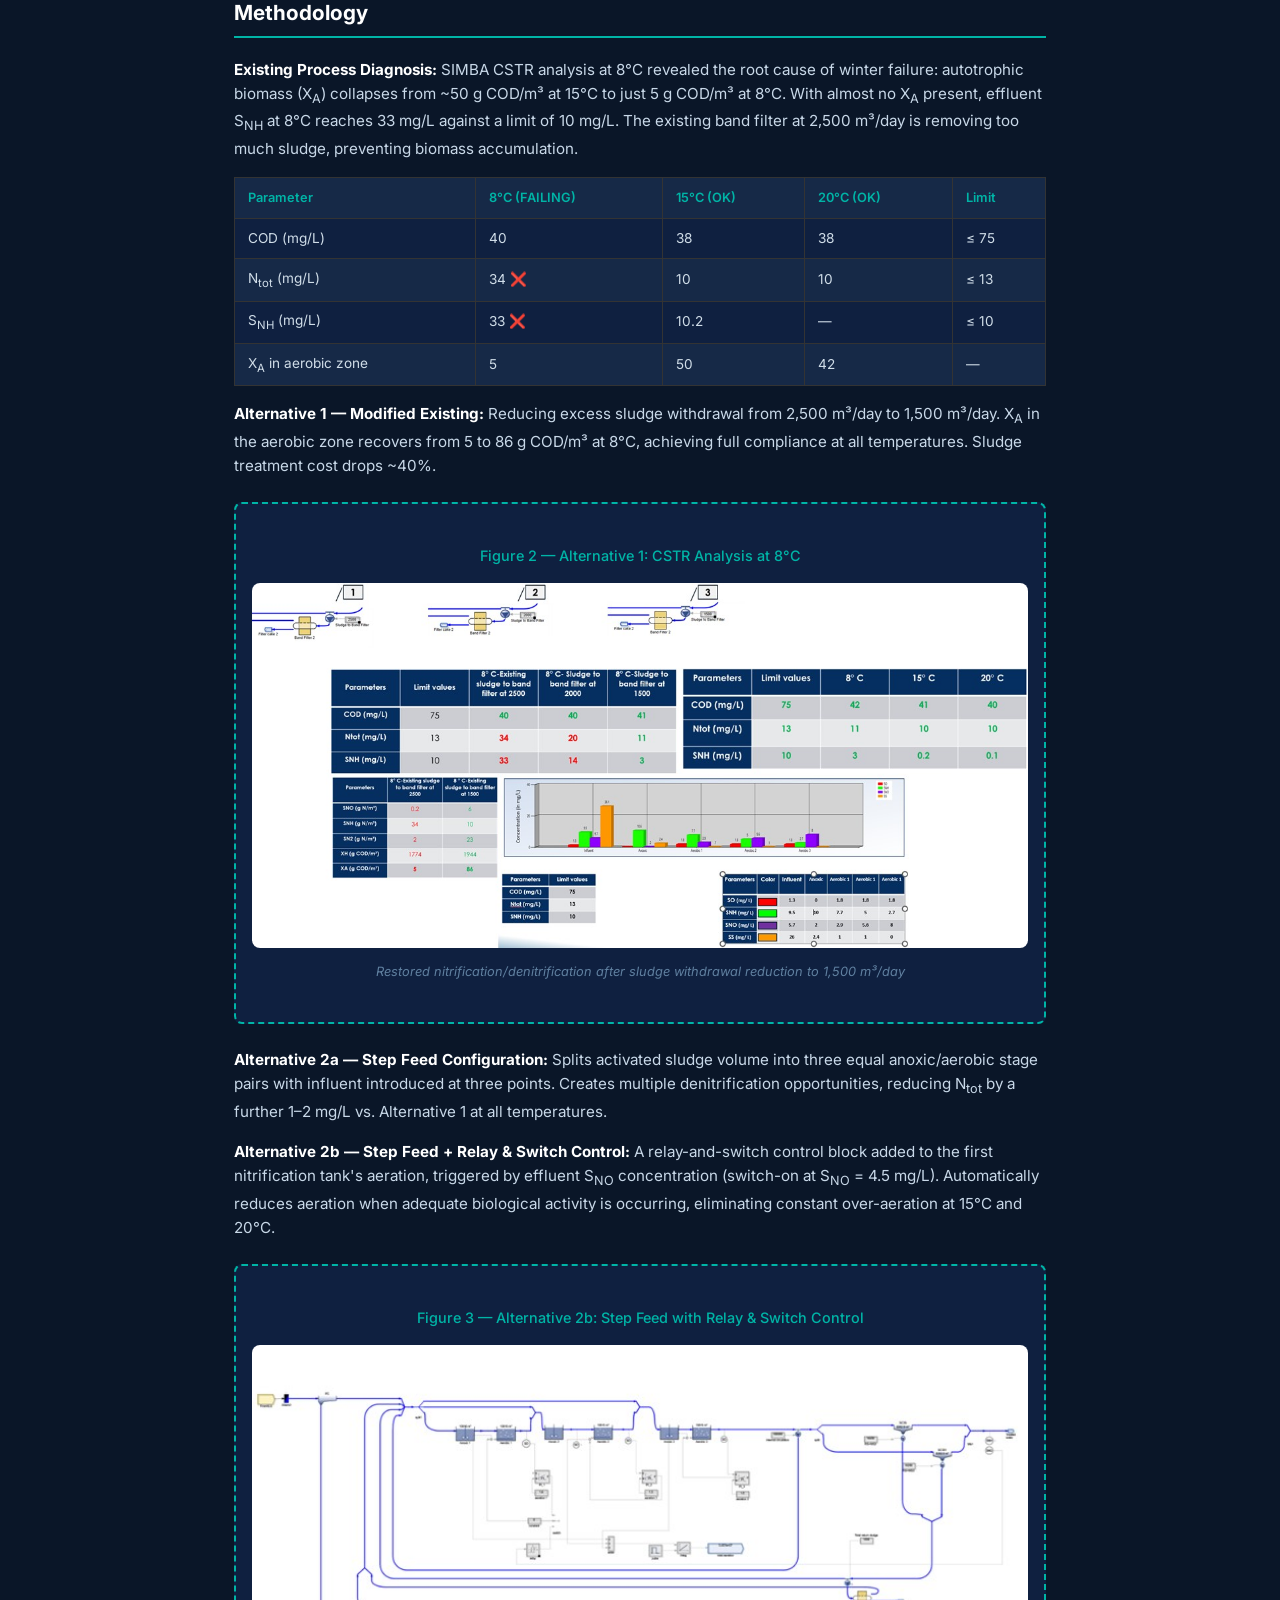
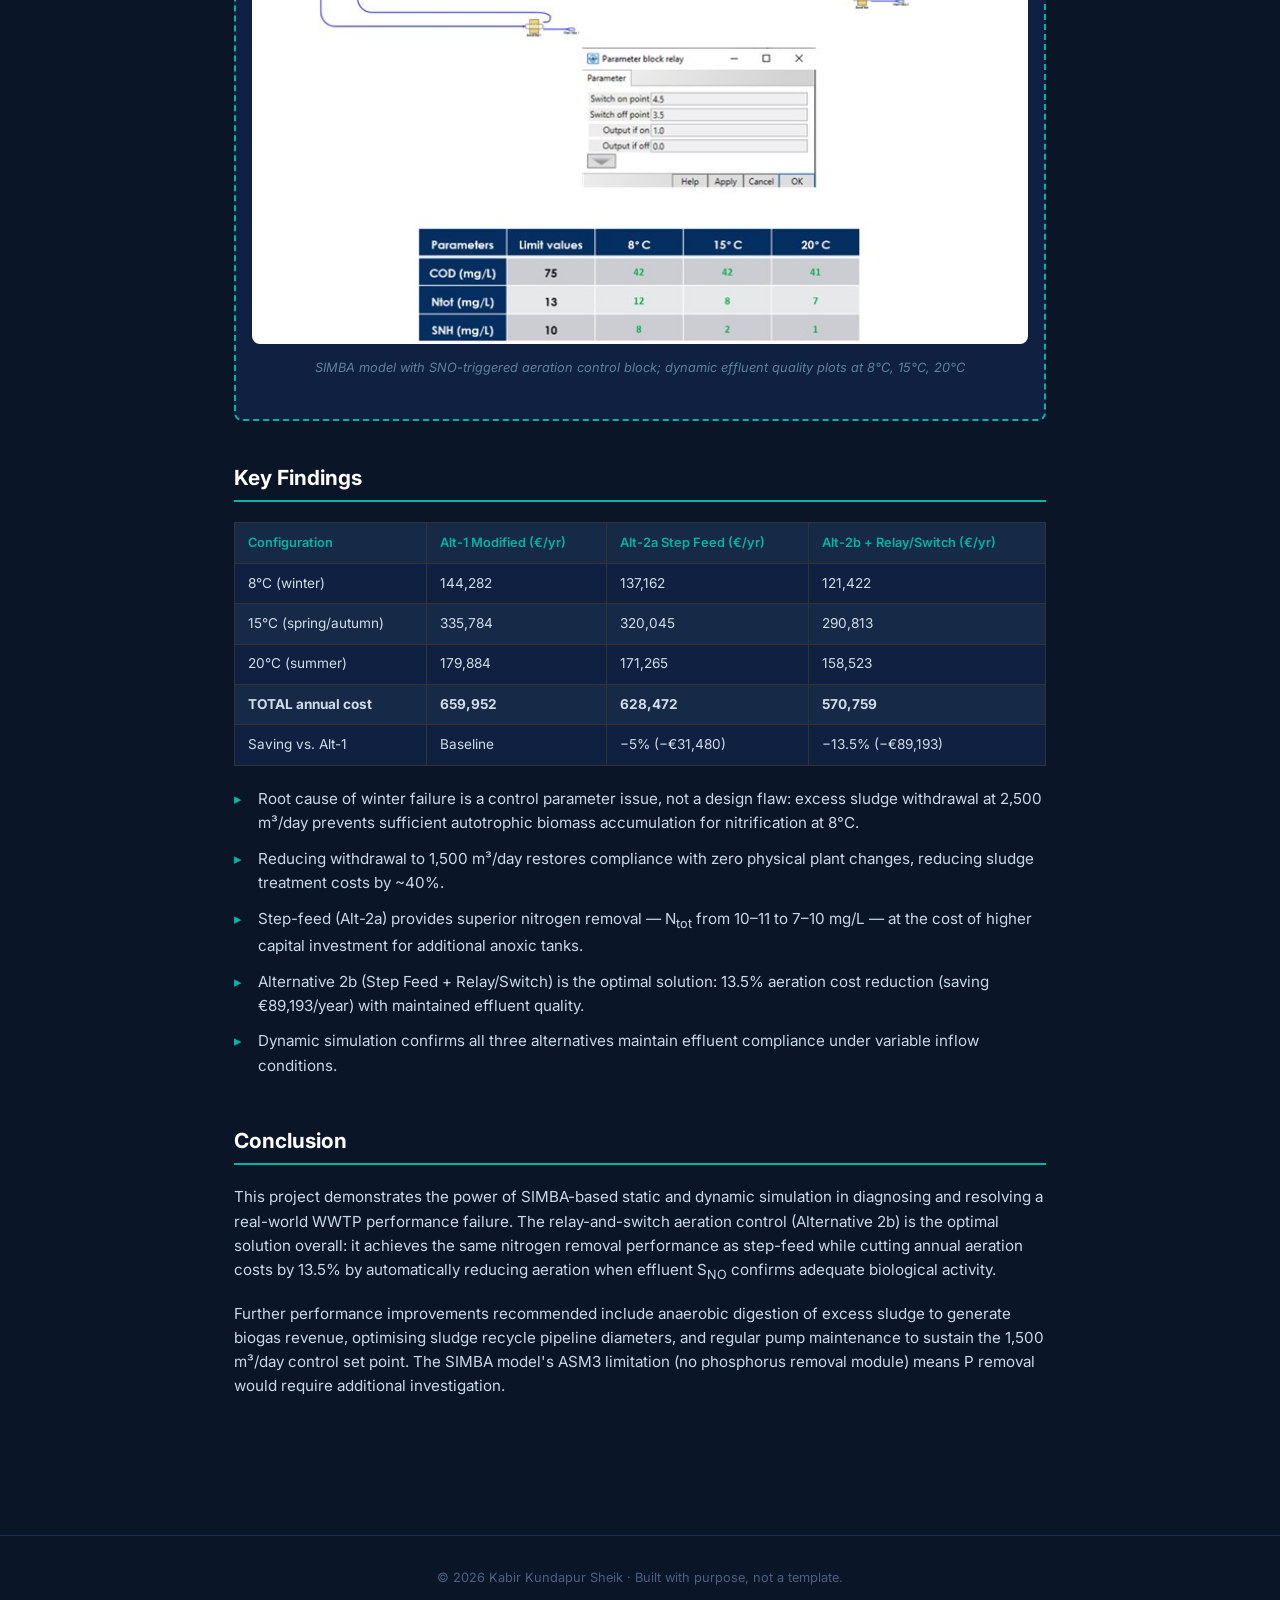
<file: lummerwald.html>
<!DOCTYPE html>
<html lang="en">
<head>
<meta charset="UTF-8">
<meta name="viewport" content="width=device-width, initial-scale=1.0">
<title>Lummerwald WWTP — Static &amp; Dynamic Simulation | Kabir Kundapur Sheik</title>
<link href="https://fonts.googleapis.com/css2?family=Inter:wght@300;400;500;600;700&display=swap" rel="stylesheet">
<style>
*,*::before,*::after{box-sizing:border-box;margin:0;padding:0}
body{background:#0a1628;color:#fff;font-family:'Inter',sans-serif;line-height:1.6}
nav{position:fixed;top:0;left:0;right:0;z-index:100;background:rgba(10,22,40,0.96);backdrop-filter:blur(10px);border-bottom:1px solid #1a3050;display:flex;align-items:center;justify-content:space-between;padding:0 2rem;height:60px}
.nav-logo{color:#00b4a6;font-size:1.4rem;font-weight:700;text-decoration:none;letter-spacing:2px}
.nav-back{color:#a0b8cc;text-decoration:none;font-size:0.9rem;transition:color .2s}
.nav-back:hover{color:#00b4a6}
main{max-width:860px;margin:0 auto;padding:100px 1.5rem 4rem}
.hero{margin-bottom:3rem}
.category-pill{display:inline-block;background:rgba(240,165,0,.15);color:#f0a500;border:1px solid rgba(240,165,0,.4);border-radius:20px;padding:.25rem .9rem;font-size:.75rem;font-weight:600;text-transform:uppercase;letter-spacing:1px;margin-bottom:1rem}
.hero h1{font-size:clamp(1.8rem,4vw,2.8rem);font-weight:700;line-height:1.2;margin-bottom:.75rem}
.hero .subtitle{color:#a0b0c5;font-size:1rem;margin-bottom:2rem;line-height:1.6}
.meta-table{width:100%;border-collapse:collapse;background:#162947;border-radius:8px;overflow:hidden}
.meta-table tr{border-bottom:1px solid #1e3a5f}
.meta-table tr:last-child{border-bottom:none}
.meta-table td{padding:.6rem 1rem;font-size:.875rem}
.meta-table td:first-child{color:#00b4a6;font-weight:600;border-left:3px solid #00b4a6;width:35%;white-space:nowrap}
.meta-table td:last-child{color:#d0dde8}
.section{margin-bottom:2.5rem}
.section h2{font-size:1.3rem;font-weight:700;color:#fff;border-bottom:2px solid #00b4a6;padding-bottom:.4rem;margin-bottom:1.25rem}
.section p{color:#c8d8e8;margin-bottom:1rem;font-size:.95rem}
ul.project-list{list-style:none;padding:0}
ul.project-list li{color:#c8d8e8;font-size:.95rem;padding:.35rem 0 .35rem 1.5rem;position:relative}
ul.project-list li::before{content:'▸';color:#00b4a6;position:absolute;left:0}
.data-table-wrap{overflow-x:auto;margin:1rem 0}
.data-table{width:100%;border-collapse:collapse;min-width:420px}
.data-table th{background:#162947;color:#00b4a6;font-size:.8rem;font-weight:600;padding:.6rem .8rem;text-align:left;border:1px solid #333}
.data-table td{background:#0f2040;color:#d0dde8;font-size:.85rem;padding:.55rem .8rem;border:1px solid #333}
.data-table tr:nth-child(even) td{background:#162947}
.img-placeholder{background:#0f2040;border:2px dashed #00b4a6;border-radius:8px;padding:2.5rem 1rem;text-align:center;margin:1.5rem 0}
.img-placeholder .fig-label{color:#00b4a6;font-size:.9rem;font-weight:500}
.img-placeholder .fig-caption{color:#6080a0;font-size:.8rem;font-style:italic;margin-top:.5rem}
footer{text-align:center;color:#4a6080;font-size:.8rem;padding:2rem 1rem;border-top:1px solid #1a3050;margin-top:2rem}
@media(max-width:600px){nav{padding:0 1rem}main{padding:80px 1rem 3rem}.meta-table td:first-child{width:42%;white-space:normal}}
</style>
</head>
<body>
<nav>
  <a href="index.html" class="nav-logo">KKS</a>
  <a href="index.html" class="nav-back">← Back to Portfolio</a>
</nav>
<main>
  <div class="hero">
    <div class="category-pill">Wastewater Engineering</div>
    <h1>Lummerwald WWTP — Static &amp; Dynamic Simulation</h1>
    <p class="subtitle">Static and Dynamic Simulation of a Biological Wastewater Treatment Plant: Process Optimisation and Aeration Cost Analysis Using SIMBA</p>
    <table class="meta-table">
      <tr><td>Course / Module</td><td>Modelling in Sanitary Engineering — Project Assignment</td></tr>
      <tr><td>Institution</td><td>Institut für Siedlungswasserwirtschaft und Abfalltechnik (ISAH), Leibniz Universität Hannover</td></tr>
      <tr><td>Period</td><td>2022/2023 Academic Year</td></tr>
      <tr><td>Supervisors</td><td>Prof. Dr.-Ing. Regina Nogueira; Beatriz Dörrié, M.Sc.; Varian Arif</td></tr>
      <tr><td>Team Members</td><td>Kabir Kundapur Sheik (10050735)</td></tr>
      <tr><td>Software</td><td>SIMBA (ASM3-based activated sludge model)</td></tr>
      <tr><td>Study Object</td><td>Lummerwald WWTP — 500,000 Population Equivalent</td></tr>
      <tr><td>Key Parameter</td><td>Aeration cost optimisation across seasonal temperatures (8°C / 15°C / 20°C)</td></tr>
    </table>
  </div>

  <div class="section">
    <h2>Overview</h2>
    <p>This project applies static and dynamic simulation techniques using SIMBA software to optimise the biological wastewater treatment process at the Lummerwald WWTP, a facility serving a population equivalent (PE) of 500,000 inhabitants. The plant treats a daily wastewater inflow of 60,000 m³/day (120 L/IV/d) with influent characteristics of COD = 650 mg/L, KN = 65 mg/L, and P = 10 mg/L.</p>
    <p>Treated effluent must comply with strict limit values of COD ≤ 75 mg/L, N<sub>tot</sub> ≤ 13 mg/L, and S<sub>NH</sub> ≤ 10 mg/L year-round. The central engineering challenge is that the existing plant configuration fails to meet effluent standards during winter operation at 8°C — specifically, nitrification and denitrification processes break down due to critically low autotrophic biomass (X<sub>A</sub> = 5 g COD/m³ at 8°C versus 50 g COD/m³ at 15°C).</p>
    <p>The study evaluates three configurations: the existing process (baseline diagnosis), Alternative 1 (sludge recycle modification), and Alternative 2 (step-feed cascade with/without relay-and-switch aeration control), all simulated at three seasonal temperatures.</p>
    <div class="img-placeholder">
      <div class="fig-label">Figure 1 — Lummerwald WWTP: Existing Plant Flow Sheet
      <img src="images/lummerwald/fig1.jpg" alt="Figure 1" style="width:100%;border-radius:8px;margin-top:1rem;">
    </div>
      <div class="fig-caption">Activated sludge tank, secondary clarifiers, return sludge, and band filter layout</div>
    </div>
  </div>

  <div class="section">
    <h2>Methodology</h2>
    <p><strong style="color:#fff">Existing Process Diagnosis:</strong> SIMBA CSTR analysis at 8°C revealed the root cause of winter failure: autotrophic biomass (X<sub>A</sub>) collapses from ~50 g COD/m³ at 15°C to just 5 g COD/m³ at 8°C. With almost no X<sub>A</sub> present, effluent S<sub>NH</sub> at 8°C reaches 33 mg/L against a limit of 10 mg/L. The existing band filter at 2,500 m³/day is removing too much sludge, preventing biomass accumulation.</p>

    <div class="data-table-wrap">
      <table class="data-table">
        <thead>
          <tr><th>Parameter</th><th>8°C (FAILING)</th><th>15°C (OK)</th><th>20°C (OK)</th><th>Limit</th></tr>
        </thead>
        <tbody>
          <tr><td>COD (mg/L)</td><td>40</td><td>38</td><td>38</td><td>≤ 75</td></tr>
          <tr><td>N<sub>tot</sub> (mg/L)</td><td>34 ❌</td><td>10</td><td>10</td><td>≤ 13</td></tr>
          <tr><td>S<sub>NH</sub> (mg/L)</td><td>33 ❌</td><td>10.2</td><td>—</td><td>≤ 10</td></tr>
          <tr><td>X<sub>A</sub> in aerobic zone</td><td>5</td><td>50</td><td>42</td><td>—</td></tr>
        </tbody>
      </table>
    </div>

    <p><strong style="color:#fff">Alternative 1 — Modified Existing:</strong> Reducing excess sludge withdrawal from 2,500 m³/day to 1,500 m³/day. X<sub>A</sub> in the aerobic zone recovers from 5 to 86 g COD/m³ at 8°C, achieving full compliance at all temperatures. Sludge treatment cost drops ~40%.</p>

    <div class="img-placeholder">
      <div class="fig-label">Figure 2 — Alternative 1: CSTR Analysis at 8°C
      <img src="images/lummerwald/fig2.jpg" alt="Figure 2" style="width:100%;border-radius:8px;margin-top:1rem;">
    </div>
      <div class="fig-caption">Restored nitrification/denitrification after sludge withdrawal reduction to 1,500 m³/day</div>
    </div>

    <p><strong style="color:#fff">Alternative 2a — Step Feed Configuration:</strong> Splits activated sludge volume into three equal anoxic/aerobic stage pairs with influent introduced at three points. Creates multiple denitrification opportunities, reducing N<sub>tot</sub> by a further 1–2 mg/L vs. Alternative 1 at all temperatures.</p>

    <p><strong style="color:#fff">Alternative 2b — Step Feed + Relay &amp; Switch Control:</strong> A relay-and-switch control block added to the first nitrification tank's aeration, triggered by effluent S<sub>NO</sub> concentration (switch-on at S<sub>NO</sub> = 4.5 mg/L). Automatically reduces aeration when adequate biological activity is occurring, eliminating constant over-aeration at 15°C and 20°C.</p>

    <div class="img-placeholder">
      <div class="fig-label">Figure 3 — Alternative 2b: Step Feed with Relay &amp; Switch Control
      <img src="images/lummerwald/fig3.jpg" alt="Figure 3" style="width:100%;border-radius:8px;margin-top:1rem;">
    </div>
      <div class="fig-caption">SIMBA model with SNO-triggered aeration control block; dynamic effluent quality plots at 8°C, 15°C, 20°C</div>
    </div>
  </div>

  <div class="section">
    <h2>Key Findings</h2>

    <div class="data-table-wrap">
      <table class="data-table">
        <thead>
          <tr><th>Configuration</th><th>Alt-1 Modified (€/yr)</th><th>Alt-2a Step Feed (€/yr)</th><th>Alt-2b + Relay/Switch (€/yr)</th></tr>
        </thead>
        <tbody>
          <tr><td>8°C (winter)</td><td>144,282</td><td>137,162</td><td>121,422</td></tr>
          <tr><td>15°C (spring/autumn)</td><td>335,784</td><td>320,045</td><td>290,813</td></tr>
          <tr><td>20°C (summer)</td><td>179,884</td><td>171,265</td><td>158,523</td></tr>
          <tr><td><strong>TOTAL annual cost</strong></td><td><strong>659,952</strong></td><td><strong>628,472</strong></td><td><strong>570,759</strong></td></tr>
          <tr><td>Saving vs. Alt-1</td><td>Baseline</td><td>−5% (−€31,480)</td><td>−13.5% (−€89,193)</td></tr>
        </tbody>
      </table>
    </div>

    <ul class="project-list">
      <li>Root cause of winter failure is a control parameter issue, not a design flaw: excess sludge withdrawal at 2,500 m³/day prevents sufficient autotrophic biomass accumulation for nitrification at 8°C.</li>
      <li>Reducing withdrawal to 1,500 m³/day restores compliance with zero physical plant changes, reducing sludge treatment costs by ~40%.</li>
      <li>Step-feed (Alt-2a) provides superior nitrogen removal — N<sub>tot</sub> from 10–11 to 7–10 mg/L — at the cost of higher capital investment for additional anoxic tanks.</li>
      <li>Alternative 2b (Step Feed + Relay/Switch) is the optimal solution: 13.5% aeration cost reduction (saving €89,193/year) with maintained effluent quality.</li>
      <li>Dynamic simulation confirms all three alternatives maintain effluent compliance under variable inflow conditions.</li>
    </ul>
  </div>

  <div class="section">
    <h2>Conclusion</h2>
    <p>This project demonstrates the power of SIMBA-based static and dynamic simulation in diagnosing and resolving a real-world WWTP performance failure. The relay-and-switch aeration control (Alternative 2b) is the optimal solution overall: it achieves the same nitrogen removal performance as step-feed while cutting annual aeration costs by 13.5% by automatically reducing aeration when effluent S<sub>NO</sub> confirms adequate biological activity.</p>
    <p>Further performance improvements recommended include anaerobic digestion of excess sludge to generate biogas revenue, optimising sludge recycle pipeline diameters, and regular pump maintenance to sustain the 1,500 m³/day control set point. The SIMBA model's ASM3 limitation (no phosphorus removal module) means P removal would require additional investigation.</p>
  </div>
</main>
<footer>© 2026 Kabir Kundapur Sheik · Built with purpose, not a template.</footer>
</body>
</html>
</file>
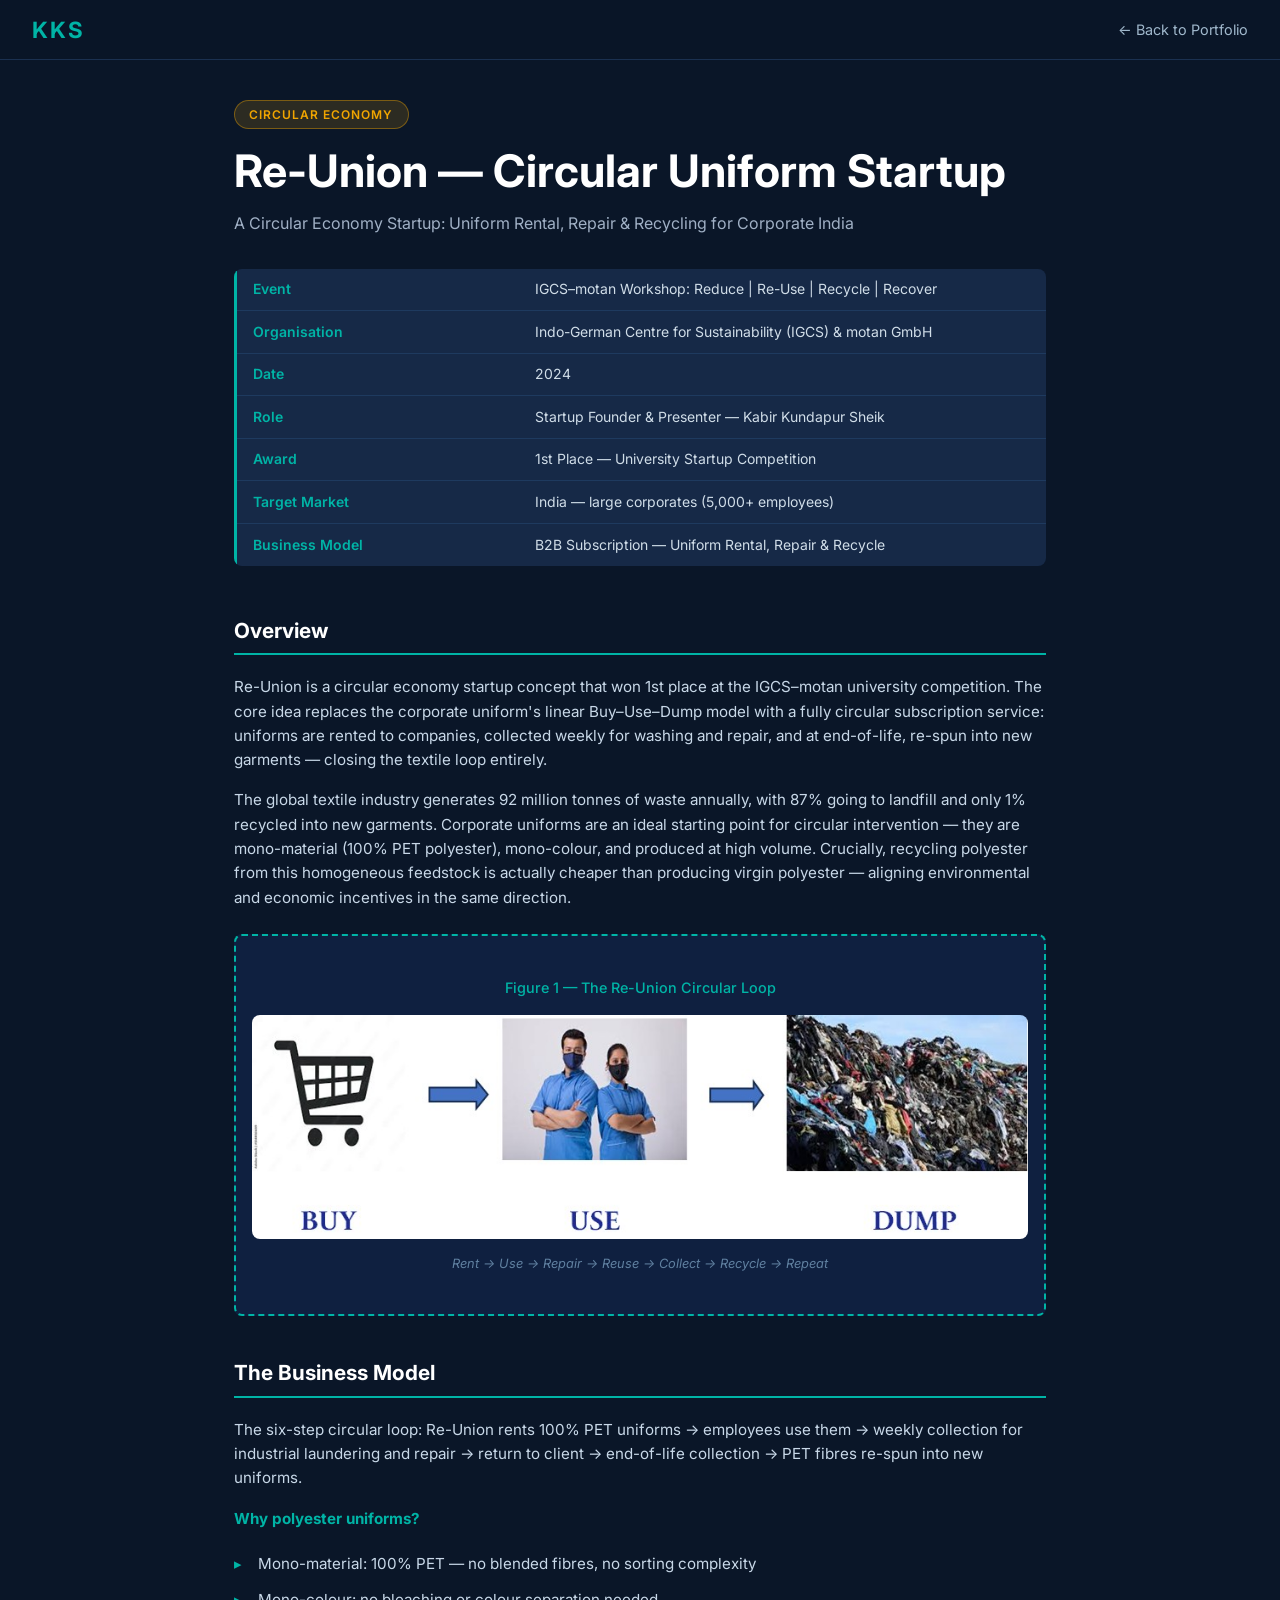
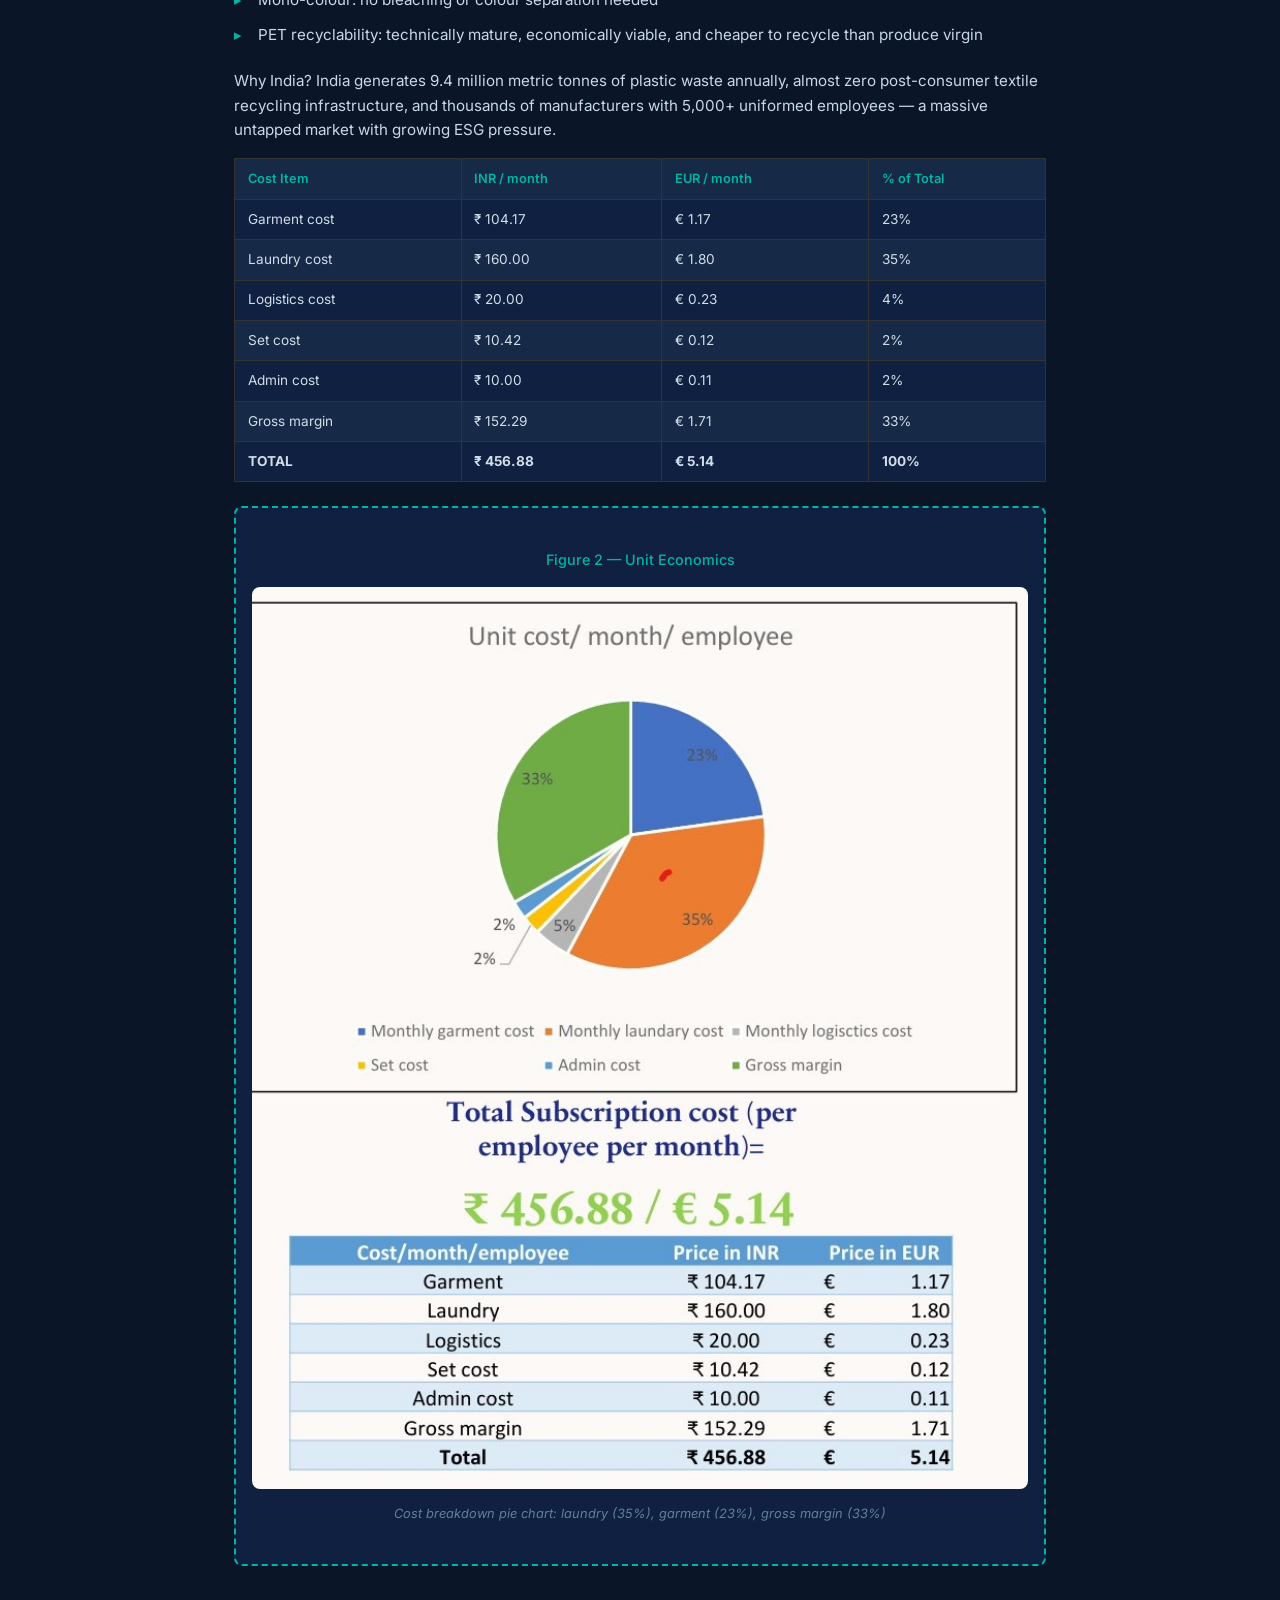
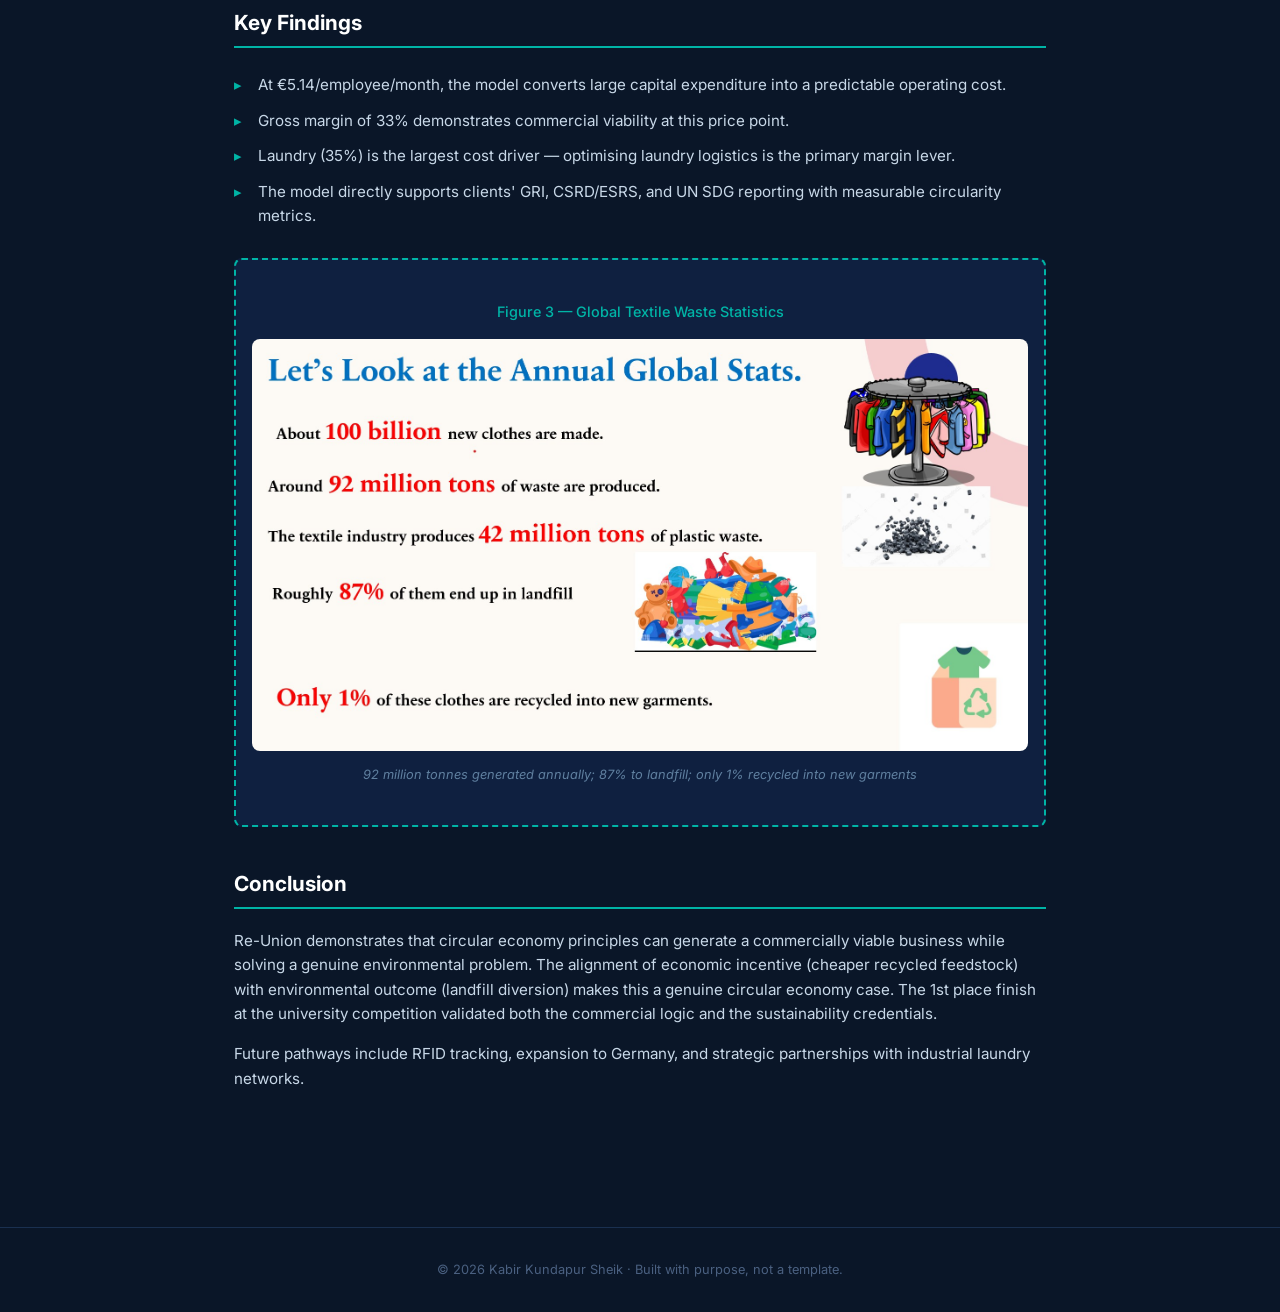
<file: reunion.html>
<!DOCTYPE html>
<html lang="en">
<head>
<meta charset="UTF-8">
<meta name="viewport" content="width=device-width, initial-scale=1.0">
<title>Re-Union — Circular Uniform Startup | Kabir Kundapur Sheik</title>
<link href="https://fonts.googleapis.com/css2?family=Inter:wght@300;400;500;600;700&display=swap" rel="stylesheet">
<style>
*,*::before,*::after{box-sizing:border-box;margin:0;padding:0}
body{background:#0a1628;color:#fff;font-family:'Inter',sans-serif;line-height:1.6}
nav{position:fixed;top:0;left:0;right:0;z-index:100;background:rgba(10,22,40,0.96);backdrop-filter:blur(10px);border-bottom:1px solid #1a3050;display:flex;align-items:center;justify-content:space-between;padding:0 2rem;height:60px}
.nav-logo{color:#00b4a6;font-size:1.4rem;font-weight:700;text-decoration:none;letter-spacing:2px}
.nav-back{color:#a0b8cc;text-decoration:none;font-size:0.9rem;transition:color .2s}
.nav-back:hover{color:#00b4a6}
main{max-width:860px;margin:0 auto;padding:100px 1.5rem 4rem}
.hero{margin-bottom:3rem}
.category-pill{display:inline-block;background:rgba(240,165,0,.15);color:#f0a500;border:1px solid rgba(240,165,0,.4);border-radius:20px;padding:.25rem .9rem;font-size:.75rem;font-weight:600;text-transform:uppercase;letter-spacing:1px;margin-bottom:1rem}
.hero h1{font-size:clamp(1.8rem,4vw,2.8rem);font-weight:700;line-height:1.2;margin-bottom:.75rem}
.hero .subtitle{color:#a0b0c5;font-size:1rem;margin-bottom:2rem;line-height:1.6}
.meta-table{width:100%;border-collapse:collapse;background:#162947;border-radius:8px;overflow:hidden}
.meta-table tr{border-bottom:1px solid #1e3a5f}
.meta-table tr:last-child{border-bottom:none}
.meta-table td{padding:.6rem 1rem;font-size:.875rem}
.meta-table td:first-child{color:#00b4a6;font-weight:600;border-left:3px solid #00b4a6;width:35%;white-space:nowrap}
.meta-table td:last-child{color:#d0dde8}
.section{margin-bottom:2.5rem}
.section h2{font-size:1.3rem;font-weight:700;color:#fff;border-bottom:2px solid #00b4a6;padding-bottom:.4rem;margin-bottom:1.25rem}
.section p{color:#c8d8e8;margin-bottom:1rem;font-size:.95rem}
ul.project-list{list-style:none;padding:0}
ul.project-list li{color:#c8d8e8;font-size:.95rem;padding:.35rem 0 .35rem 1.5rem;position:relative}
ul.project-list li::before{content:'▸';color:#00b4a6;position:absolute;left:0}
.data-table-wrap{overflow-x:auto;margin:1rem 0}
.data-table{width:100%;border-collapse:collapse;min-width:380px}
.data-table th{background:#162947;color:#00b4a6;font-size:.8rem;font-weight:600;padding:.6rem .8rem;text-align:left;border:1px solid #333}
.data-table td{background:#0f2040;color:#d0dde8;font-size:.85rem;padding:.55rem .8rem;border:1px solid #333}
.data-table tr:nth-child(even) td{background:#162947}
.img-placeholder{background:#0f2040;border:2px dashed #00b4a6;border-radius:8px;padding:2.5rem 1rem;text-align:center;margin:1.5rem 0}
.img-placeholder .fig-label{color:#00b4a6;font-size:.9rem;font-weight:500}
.img-placeholder .fig-caption{color:#6080a0;font-size:.8rem;font-style:italic;margin-top:.5rem}
footer{text-align:center;color:#4a6080;font-size:.8rem;padding:2rem 1rem;border-top:1px solid #1a3050;margin-top:2rem}
@media(max-width:600px){nav{padding:0 1rem}main{padding:80px 1rem 3rem}.meta-table td:first-child{width:42%;white-space:normal}}
</style>
</head>
<body>
<nav>
  <a href="index.html" class="nav-logo">KKS</a>
  <a href="index.html" class="nav-back">← Back to Portfolio</a>
</nav>
<main>
  <div class="hero">
    <div class="category-pill">Circular Economy</div>
    <h1>Re-Union — Circular Uniform Startup</h1>
    <p class="subtitle">A Circular Economy Startup: Uniform Rental, Repair &amp; Recycling for Corporate India</p>
    <table class="meta-table">
      <tr><td>Event</td><td>IGCS–motan Workshop: Reduce | Re-Use | Recycle | Recover</td></tr>
      <tr><td>Organisation</td><td>Indo-German Centre for Sustainability (IGCS) &amp; motan GmbH</td></tr>
      <tr><td>Date</td><td>2024</td></tr>
      <tr><td>Role</td><td>Startup Founder &amp; Presenter — Kabir Kundapur Sheik</td></tr>
      <tr><td>Award</td><td>1st Place — University Startup Competition</td></tr>
      <tr><td>Target Market</td><td>India — large corporates (5,000+ employees)</td></tr>
      <tr><td>Business Model</td><td>B2B Subscription — Uniform Rental, Repair &amp; Recycle</td></tr>
    </table>
  </div>

  <div class="section">
    <h2>Overview</h2>
    <p>Re-Union is a circular economy startup concept that won 1st place at the IGCS–motan university competition. The core idea replaces the corporate uniform's linear Buy–Use–Dump model with a fully circular subscription service: uniforms are rented to companies, collected weekly for washing and repair, and at end-of-life, re-spun into new garments — closing the textile loop entirely.</p>
    <p>The global textile industry generates 92 million tonnes of waste annually, with 87% going to landfill and only 1% recycled into new garments. Corporate uniforms are an ideal starting point for circular intervention — they are mono-material (100% PET polyester), mono-colour, and produced at high volume. Crucially, recycling polyester from this homogeneous feedstock is actually cheaper than producing virgin polyester — aligning environmental and economic incentives in the same direction.</p>
    <div class="img-placeholder">
      <div class="fig-label">Figure 1 — The Re-Union Circular Loop
      <img src="images/reunion/fig1.jpg" alt="Figure 1" style="width:100%;border-radius:8px;margin-top:1rem;">
    </div>
      <div class="fig-caption">Rent → Use → Repair → Reuse → Collect → Recycle → Repeat</div>
    </div>
  </div>

  <div class="section">
    <h2>The Business Model</h2>
    <p>The six-step circular loop: Re-Union rents 100% PET uniforms → employees use them → weekly collection for industrial laundering and repair → return to client → end-of-life collection → PET fibres re-spun into new uniforms.</p>
    <p><strong style="color:#00b4a6">Why polyester uniforms?</strong></p>
    <ul class="project-list">
      <li>Mono-material: 100% PET — no blended fibres, no sorting complexity</li>
      <li>Mono-colour: no bleaching or colour separation needed</li>
      <li>PET recyclability: technically mature, economically viable, and cheaper to recycle than produce virgin</li>
    </ul>
    <p style="margin-top:1rem">Why India? India generates 9.4 million metric tonnes of plastic waste annually, almost zero post-consumer textile recycling infrastructure, and thousands of manufacturers with 5,000+ uniformed employees — a massive untapped market with growing ESG pressure.</p>

    <div class="data-table-wrap">
      <table class="data-table">
        <thead>
          <tr><th>Cost Item</th><th>INR / month</th><th>EUR / month</th><th>% of Total</th></tr>
        </thead>
        <tbody>
          <tr><td>Garment cost</td><td>₹ 104.17</td><td>€ 1.17</td><td>23%</td></tr>
          <tr><td>Laundry cost</td><td>₹ 160.00</td><td>€ 1.80</td><td>35%</td></tr>
          <tr><td>Logistics cost</td><td>₹ 20.00</td><td>€ 0.23</td><td>4%</td></tr>
          <tr><td>Set cost</td><td>₹ 10.42</td><td>€ 0.12</td><td>2%</td></tr>
          <tr><td>Admin cost</td><td>₹ 10.00</td><td>€ 0.11</td><td>2%</td></tr>
          <tr><td>Gross margin</td><td>₹ 152.29</td><td>€ 1.71</td><td>33%</td></tr>
          <tr><td><strong>TOTAL</strong></td><td><strong>₹ 456.88</strong></td><td><strong>€ 5.14</strong></td><td><strong>100%</strong></td></tr>
        </tbody>
      </table>
    </div>
    <div class="img-placeholder">
      <div class="fig-label">Figure 2 — Unit Economics
      <img src="images/reunion/fig2.jpg" alt="Figure 2" style="width:100%;border-radius:8px;margin-top:1rem;">
    </div>
      <div class="fig-caption">Cost breakdown pie chart: laundry (35%), garment (23%), gross margin (33%)</div>
    </div>
  </div>

  <div class="section">
    <h2>Key Findings</h2>
    <ul class="project-list">
      <li>At €5.14/employee/month, the model converts large capital expenditure into a predictable operating cost.</li>
      <li>Gross margin of 33% demonstrates commercial viability at this price point.</li>
      <li>Laundry (35%) is the largest cost driver — optimising laundry logistics is the primary margin lever.</li>
      <li>The model directly supports clients' GRI, CSRD/ESRS, and UN SDG reporting with measurable circularity metrics.</li>
    </ul>
    <div class="img-placeholder">
      <div class="fig-label">Figure 3 — Global Textile Waste Statistics
      <img src="images/reunion/fig3.jpg" alt="Figure 3" style="width:100%;border-radius:8px;margin-top:1rem;">
    </div>
      <div class="fig-caption">92 million tonnes generated annually; 87% to landfill; only 1% recycled into new garments</div>
    </div>
  </div>

  <div class="section">
    <h2>Conclusion</h2>
    <p>Re-Union demonstrates that circular economy principles can generate a commercially viable business while solving a genuine environmental problem. The alignment of economic incentive (cheaper recycled feedstock) with environmental outcome (landfill diversion) makes this a genuine circular economy case. The 1st place finish at the university competition validated both the commercial logic and the sustainability credentials.</p>
    <p>Future pathways include RFID tracking, expansion to Germany, and strategic partnerships with industrial laundry networks.</p>
  </div>
</main>
<footer>© 2026 Kabir Kundapur Sheik · Built with purpose, not a template.</footer>
</body>
</html>
</file>
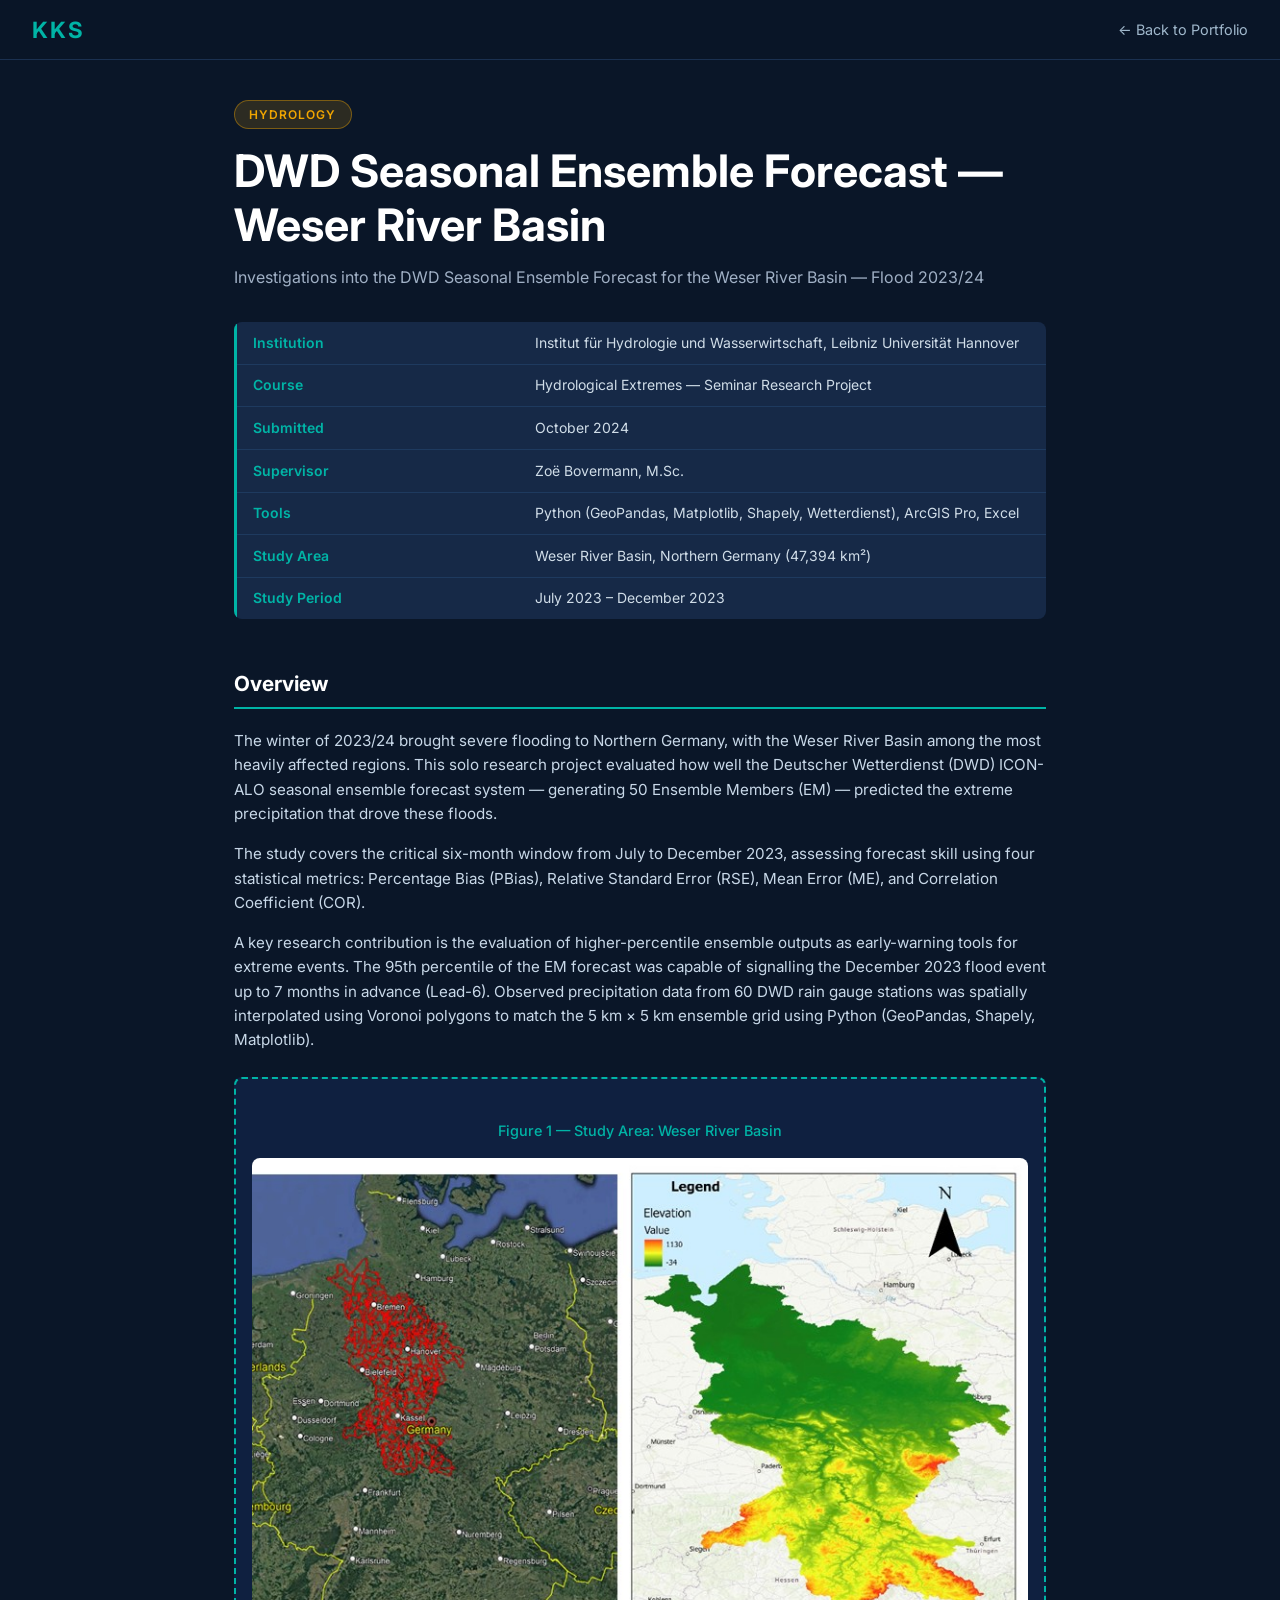
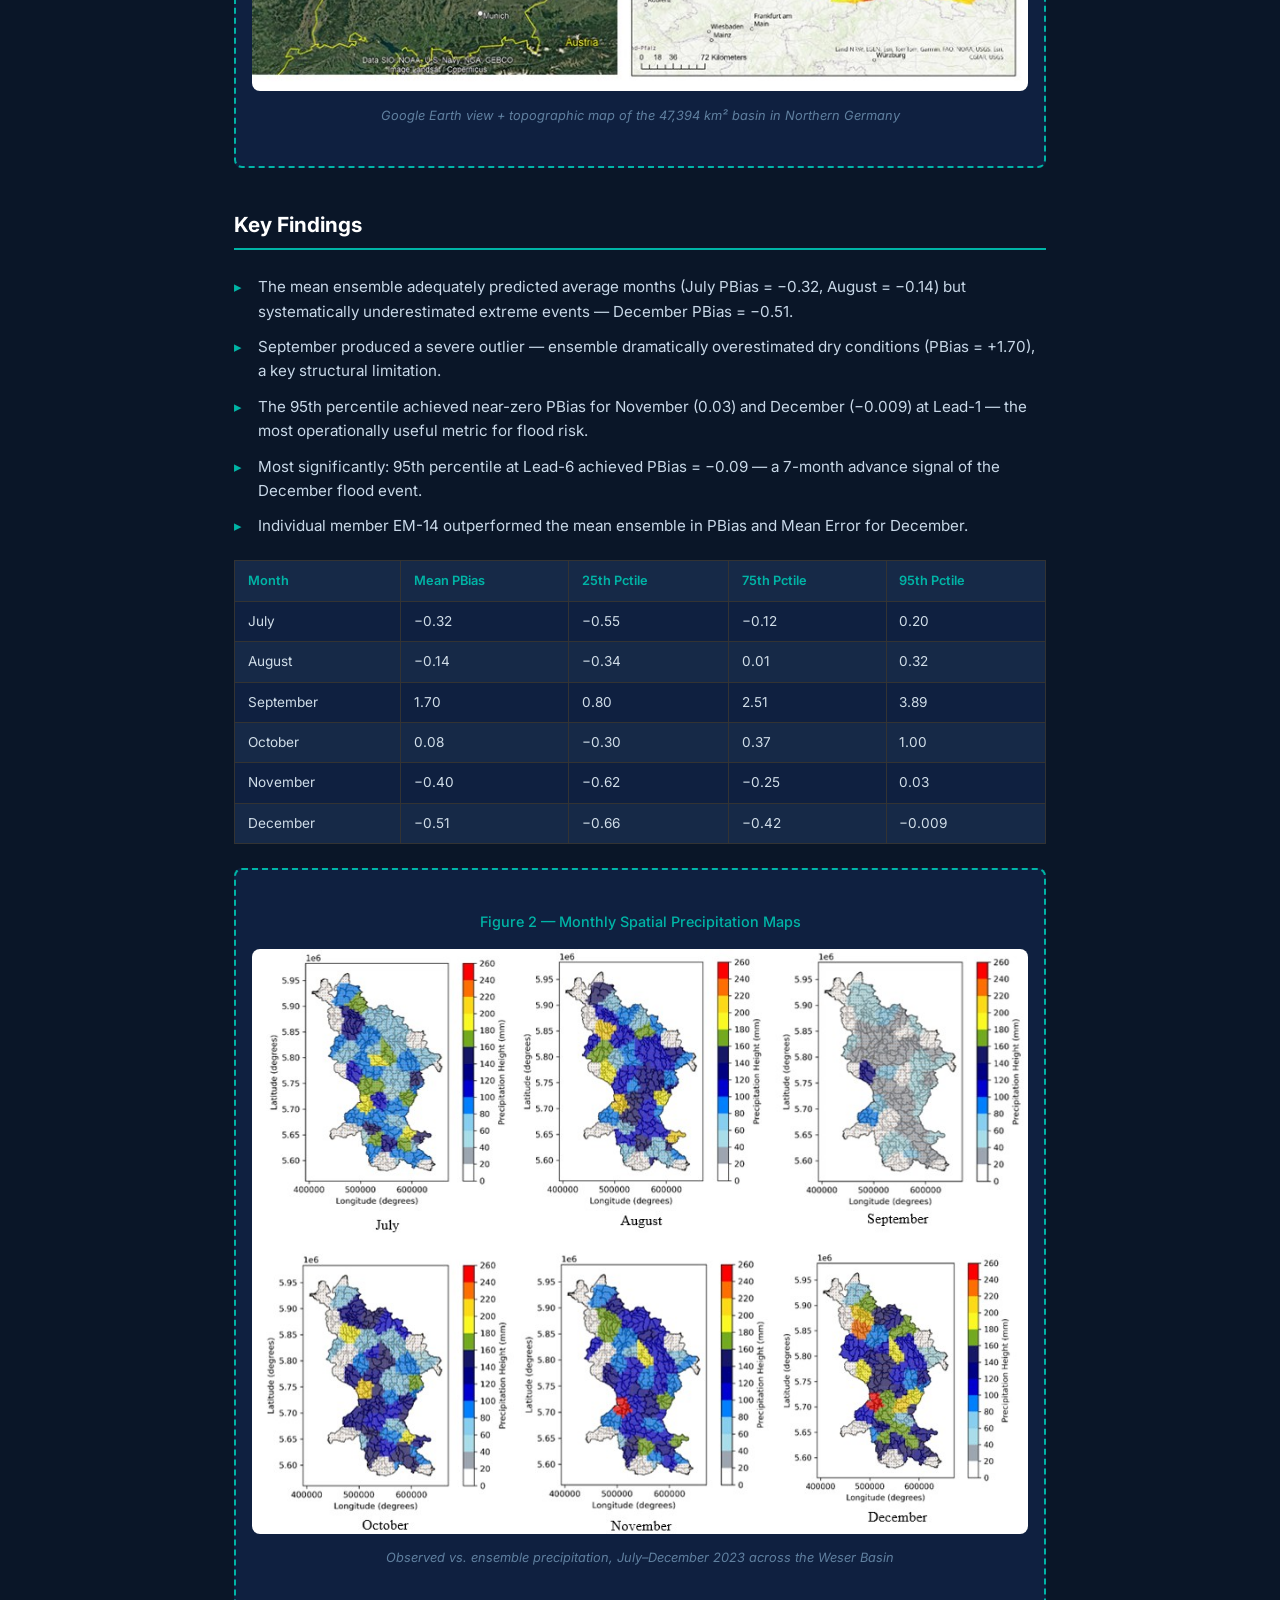
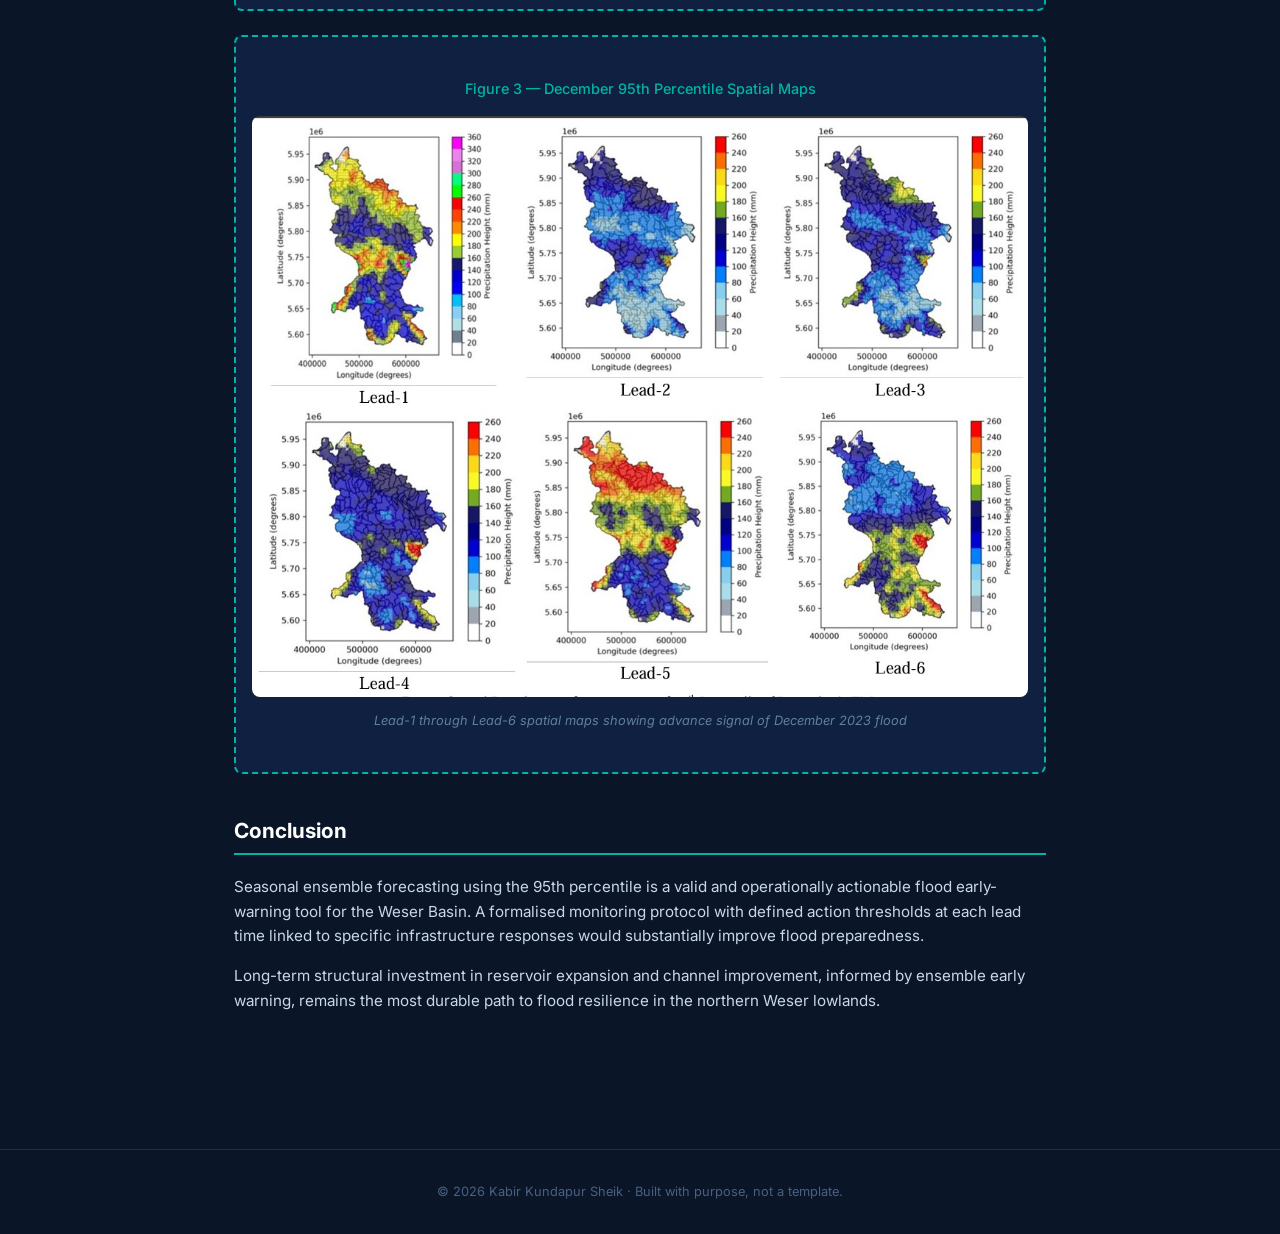
<file: weser.html>
<!DOCTYPE html>
<html lang="en">
<head>
<meta charset="UTF-8">
<meta name="viewport" content="width=device-width, initial-scale=1.0">
<title>DWD Seasonal Ensemble Forecast — Weser River Basin | Kabir Kundapur Sheik</title>
<link href="https://fonts.googleapis.com/css2?family=Inter:wght@300;400;500;600;700&display=swap" rel="stylesheet">
<style>
*,*::before,*::after{box-sizing:border-box;margin:0;padding:0}
body{background:#0a1628;color:#fff;font-family:'Inter',sans-serif;line-height:1.6}
nav{position:fixed;top:0;left:0;right:0;z-index:100;background:rgba(10,22,40,0.96);backdrop-filter:blur(10px);border-bottom:1px solid #1a3050;display:flex;align-items:center;justify-content:space-between;padding:0 2rem;height:60px}
.nav-logo{color:#00b4a6;font-size:1.4rem;font-weight:700;text-decoration:none;letter-spacing:2px}
.nav-back{color:#a0b8cc;text-decoration:none;font-size:0.9rem;transition:color .2s}
.nav-back:hover{color:#00b4a6}
main{max-width:860px;margin:0 auto;padding:100px 1.5rem 4rem}
.hero{margin-bottom:3rem}
.category-pill{display:inline-block;background:rgba(240,165,0,.15);color:#f0a500;border:1px solid rgba(240,165,0,.4);border-radius:20px;padding:.25rem .9rem;font-size:.75rem;font-weight:600;text-transform:uppercase;letter-spacing:1px;margin-bottom:1rem}
.hero h1{font-size:clamp(1.8rem,4vw,2.8rem);font-weight:700;line-height:1.2;margin-bottom:.75rem}
.hero .subtitle{color:#a0b0c5;font-size:1rem;margin-bottom:2rem;line-height:1.6}
.meta-table{width:100%;border-collapse:collapse;background:#162947;border-radius:8px;overflow:hidden}
.meta-table tr{border-bottom:1px solid #1e3a5f}
.meta-table tr:last-child{border-bottom:none}
.meta-table td{padding:.6rem 1rem;font-size:.875rem}
.meta-table td:first-child{color:#00b4a6;font-weight:600;border-left:3px solid #00b4a6;width:35%;white-space:nowrap}
.meta-table td:last-child{color:#d0dde8}
.section{margin-bottom:2.5rem}
.section h2{font-size:1.3rem;font-weight:700;color:#fff;border-bottom:2px solid #00b4a6;padding-bottom:.4rem;margin-bottom:1.25rem}
.section p{color:#c8d8e8;margin-bottom:1rem;font-size:.95rem}
ul.project-list{list-style:none;padding:0}
ul.project-list li{color:#c8d8e8;font-size:.95rem;padding:.35rem 0 .35rem 1.5rem;position:relative}
ul.project-list li::before{content:'▸';color:#00b4a6;position:absolute;left:0}
.data-table-wrap{overflow-x:auto;margin:1rem 0}
.data-table{width:100%;border-collapse:collapse;min-width:420px}
.data-table th{background:#162947;color:#00b4a6;font-size:.8rem;font-weight:600;padding:.6rem .8rem;text-align:left;border:1px solid #333}
.data-table td{background:#0f2040;color:#d0dde8;font-size:.85rem;padding:.55rem .8rem;border:1px solid #333}
.data-table tr:nth-child(even) td{background:#162947}
.img-placeholder{background:#0f2040;border:2px dashed #00b4a6;border-radius:8px;padding:2.5rem 1rem;text-align:center;margin:1.5rem 0}
.img-placeholder .fig-label{color:#00b4a6;font-size:.9rem;font-weight:500}
.img-placeholder .fig-caption{color:#6080a0;font-size:.8rem;font-style:italic;margin-top:.5rem}
footer{text-align:center;color:#4a6080;font-size:.8rem;padding:2rem 1rem;border-top:1px solid #1a3050;margin-top:2rem}
@media(max-width:600px){nav{padding:0 1rem}main{padding:80px 1rem 3rem}.meta-table td:first-child{width:42%;white-space:normal}}
</style>
</head>
<body>
<nav>
  <a href="index.html" class="nav-logo">KKS</a>
  <a href="index.html" class="nav-back">← Back to Portfolio</a>
</nav>
<main>
  <div class="hero">
    <div class="category-pill">Hydrology</div>
    <h1>DWD Seasonal Ensemble Forecast — Weser River Basin</h1>
    <p class="subtitle">Investigations into the DWD Seasonal Ensemble Forecast for the Weser River Basin — Flood 2023/24</p>
    <table class="meta-table">
      <tr><td>Institution</td><td>Institut für Hydrologie und Wasserwirtschaft, Leibniz Universität Hannover</td></tr>
      <tr><td>Course</td><td>Hydrological Extremes — Seminar Research Project</td></tr>
      <tr><td>Submitted</td><td>October 2024</td></tr>
      <tr><td>Supervisor</td><td>Zoë Bovermann, M.Sc.</td></tr>
      <tr><td>Tools</td><td>Python (GeoPandas, Matplotlib, Shapely, Wetterdienst), ArcGIS Pro, Excel</td></tr>
      <tr><td>Study Area</td><td>Weser River Basin, Northern Germany (47,394 km²)</td></tr>
      <tr><td>Study Period</td><td>July 2023 – December 2023</td></tr>
    </table>
  </div>

  <div class="section">
    <h2>Overview</h2>
    <p>The winter of 2023/24 brought severe flooding to Northern Germany, with the Weser River Basin among the most heavily affected regions. This solo research project evaluated how well the Deutscher Wetterdienst (DWD) ICON-ALO seasonal ensemble forecast system — generating 50 Ensemble Members (EM) — predicted the extreme precipitation that drove these floods.</p>
    <p>The study covers the critical six-month window from July to December 2023, assessing forecast skill using four statistical metrics: Percentage Bias (PBias), Relative Standard Error (RSE), Mean Error (ME), and Correlation Coefficient (COR).</p>
    <p>A key research contribution is the evaluation of higher-percentile ensemble outputs as early-warning tools for extreme events. The 95th percentile of the EM forecast was capable of signalling the December 2023 flood event up to 7 months in advance (Lead-6). Observed precipitation data from 60 DWD rain gauge stations was spatially interpolated using Voronoi polygons to match the 5 km × 5 km ensemble grid using Python (GeoPandas, Shapely, Matplotlib).</p>
    <div class="img-placeholder">
      <div class="fig-label">Figure 1 — Study Area: Weser River Basin
      <img src="images/weser/fig1.jpg" alt="Figure 1" style="width:100%;border-radius:8px;margin-top:1rem;">
    </div>
      <div class="fig-caption">Google Earth view + topographic map of the 47,394 km² basin in Northern Germany</div>
    </div>
  </div>

  <div class="section">
    <h2>Key Findings</h2>
    <ul class="project-list">
      <li>The mean ensemble adequately predicted average months (July PBias = −0.32, August = −0.14) but systematically underestimated extreme events — December PBias = −0.51.</li>
      <li>September produced a severe outlier — ensemble dramatically overestimated dry conditions (PBias = +1.70), a key structural limitation.</li>
      <li>The 95th percentile achieved near-zero PBias for November (0.03) and December (−0.009) at Lead-1 — the most operationally useful metric for flood risk.</li>
      <li>Most significantly: 95th percentile at Lead-6 achieved PBias = −0.09 — a 7-month advance signal of the December flood event.</li>
      <li>Individual member EM-14 outperformed the mean ensemble in PBias and Mean Error for December.</li>
    </ul>

    <div class="data-table-wrap">
      <table class="data-table">
        <thead>
          <tr><th>Month</th><th>Mean PBias</th><th>25th Pctile</th><th>75th Pctile</th><th>95th Pctile</th></tr>
        </thead>
        <tbody>
          <tr><td>July</td><td>−0.32</td><td>−0.55</td><td>−0.12</td><td>0.20</td></tr>
          <tr><td>August</td><td>−0.14</td><td>−0.34</td><td>0.01</td><td>0.32</td></tr>
          <tr><td>September</td><td>1.70</td><td>0.80</td><td>2.51</td><td>3.89</td></tr>
          <tr><td>October</td><td>0.08</td><td>−0.30</td><td>0.37</td><td>1.00</td></tr>
          <tr><td>November</td><td>−0.40</td><td>−0.62</td><td>−0.25</td><td>0.03</td></tr>
          <tr><td>December</td><td>−0.51</td><td>−0.66</td><td>−0.42</td><td>−0.009</td></tr>
        </tbody>
      </table>
    </div>

    <div class="img-placeholder">
      <div class="fig-label">Figure 2 — Monthly Spatial Precipitation Maps
      <img src="images/weser/fig2.jpg" alt="Figure 2" style="width:100%;border-radius:8px;margin-top:1rem;">
    </div>
      <div class="fig-caption">Observed vs. ensemble precipitation, July–December 2023 across the Weser Basin</div>
    </div>
    <div class="img-placeholder">
      <div class="fig-label">Figure 3 — December 95th Percentile Spatial Maps
      <img src="images/weser/fig3.jpg" alt="Figure 3" style="width:100%;border-radius:8px;margin-top:1rem;">
    </div>
      <div class="fig-caption">Lead-1 through Lead-6 spatial maps showing advance signal of December 2023 flood</div>
    </div>
  </div>

  <div class="section">
    <h2>Conclusion</h2>
    <p>Seasonal ensemble forecasting using the 95th percentile is a valid and operationally actionable flood early-warning tool for the Weser Basin. A formalised monitoring protocol with defined action thresholds at each lead time linked to specific infrastructure responses would substantially improve flood preparedness.</p>
    <p>Long-term structural investment in reservoir expansion and channel improvement, informed by ensemble early warning, remains the most durable path to flood resilience in the northern Weser lowlands.</p>
  </div>
</main>
<footer>© 2026 Kabir Kundapur Sheik · Built with purpose, not a template.</footer>
</body>
</html>
</file>
<file: circularity-evidence-map/app.css>
:root{--ink:#17202b;--mut:#5b6877;--line:#d9e0e8;--blue:#0b41cd;--navy:#0b2a6b;--ok:#1f8a4c;--cross:#2c7fb8;--rep:#b07d00;--gap:#c40000;--teal:#00897b}
*{box-sizing:border-box}body{margin:0;font:14px/1.45 "Segoe UI",Arial,Helvetica,sans-serif;color:var(--ink);background:#f3f5f9}
header{background:var(--navy);color:#fff;padding:10px 20px;display:flex;align-items:center;gap:22px;flex-wrap:wrap;position:sticky;top:0;z-index:4}
header h1{font-size:19px;margin:0}
#tabs{display:flex;gap:6px}#tabs button{font-size:14px;font-weight:600;padding:8px 18px;border-radius:8px;border:1px solid rgba(255,255,255,.5);background:transparent;color:#fff;cursor:pointer}
#tabs button.on{background:#fff;color:var(--navy)}
#lcabar{margin-left:auto;font-size:12px;opacity:.95;max-width:520px;text-align:right}
#lcabar i{display:inline-block;width:9px;height:9px;border-radius:50%;margin-right:5px}
main{padding:16px 20px}
.card{background:#fff;border:1px solid var(--line);border-radius:10px;padding:16px;margin-bottom:14px}
.grid3{display:grid;grid-template-columns:repeat(3,1fr);gap:14px}.grid2{display:grid;grid-template-columns:1fr 1fr;gap:14px}
h2{margin:0 0 4px;font-size:19px}h3{font-size:11px;letter-spacing:.06em;text-transform:uppercase;color:var(--mut);margin:14px 0 6px}h3:first-child{margin-top:0}
.lead{color:var(--mut);margin:0 0 10px}.big{font-size:30px;font-weight:700;color:var(--navy);line-height:1.1}.big small{font-size:13px;font-weight:400;color:var(--mut)}
.src{font-size:12px;color:var(--mut)}.warn{font-size:12px;color:var(--gap)}a{color:var(--blue)}
.tag{display:inline-block;font-size:10px;font-weight:700;padding:1px 7px;border-radius:10px;color:#fff;white-space:nowrap}
.t-checked{background:var(--ok)}.t-cross,.t-opened{background:var(--cross)}.t-reported{background:var(--rep)}.t-gap{background:var(--gap)}.t-lca{background:var(--teal)}.t-typ{background:#d2562c}
.chips span{display:inline-block;background:#eef2fb;border-radius:14px;padding:3px 11px;margin:0 6px 6px 0;font-size:12px}
.bar{height:9px;border-radius:5px;background:var(--blue);display:inline-block;vertical-align:middle}
table.t{border-collapse:collapse;width:100%;font-size:12.5px}table.t th,table.t td{border-bottom:1px solid var(--line);padding:5px 6px;text-align:right;vertical-align:top}table.t th:first-child,table.t td:first-child,table.t td.l,table.t th.l{text-align:left}table.t th{color:var(--mut);font-weight:400}
#secwrap{display:grid;grid-template-columns:250px 1fr;gap:14px}
#plist div.p{padding:6px 8px;border-radius:7px;cursor:pointer;font-size:13px}#plist div.p:hover{background:#eef2fb}#plist div.p.on{background:var(--blue);color:#fff;font-weight:600}
#cy{height:440px;border:1px solid var(--line);border-radius:10px;background:#fff}
.scroll{overflow-x:auto}
table.lc{border-collapse:separate;border-spacing:0 8px;min-width:1180px;width:100%}
table.lc th{font-size:11px;text-transform:uppercase;letter-spacing:.04em;color:var(--mut);text-align:left;padding:0 22px 2px 0;font-weight:400;vertical-align:bottom}
table.lc th b{display:block;color:var(--navy);font-size:12px}
table.lc td{vertical-align:middle;padding:0 22px 0 0;position:relative}
table.lc td.ar:after{content:"\279C";position:absolute;right:4px;top:50%;transform:translateY(-50%);color:#8a96a6;font-size:13px}
.bx{border:1px solid var(--line);border-left:6px solid #9aa5b3;border-radius:8px;padding:6px 8px;background:#fff;cursor:pointer;font-size:12px;margin:3px 0;min-width:118px}
.bx:hover{box-shadow:0 1px 6px rgba(11,42,107,.25)}.bx.sel{outline:3px solid var(--navy)}
.bx b{display:block;font-size:12.5px}.bx .v{color:var(--teal);font-weight:700}.bx .nv{color:var(--gap)}.bx .s,.bx .nn{color:var(--mut);font-size:11px}
.st-checked{border-left-color:var(--ok)}.st-cross{border-left-color:var(--cross)}.st-reported{border-left-color:var(--rep)}.st-gap{border-left-color:var(--gap);border-style:dashed;border-left-style:solid;background:#fff6f6}.st-lca{border-left-color:var(--teal)}.st-none{border-left-color:#c5ccd6;background:#fafbfc}
.prod{background:var(--navy);color:#fff;border-radius:10px;padding:10px;font-weight:700;text-align:center;margin-bottom:4px}
.dn{text-align:center;color:#8a96a6;font-size:12px;line-height:1}
.ev{border-top:1px solid var(--line);padding:7px 0;font-size:13px}.ev p{margin:3px 0}
#drawer{position:fixed;right:0;top:56px;bottom:0;width:480px;max-width:95vw;background:#fff;border-left:1px solid var(--line);box-shadow:-4px 0 18px rgba(0,0,0,.15);padding:16px;overflow:auto;display:none;z-index:5}
#drawer .x{float:right;cursor:pointer;border:1px solid var(--line);border-radius:7px;padding:3px 10px}
.btn{display:inline-block;border:1px solid var(--line);background:#fff;padding:7px 12px;border-radius:8px;cursor:pointer;font-size:13px;color:var(--ink)}
.btn.go{background:var(--teal);border-color:var(--teal);color:#fff}
.lg{display:inline-block;margin-right:14px;font-size:12px}.lg i{display:inline-block;width:10px;height:10px;border-radius:2px;margin-right:4px}
details{border-top:1px solid var(--line);padding:8px 0}summary{cursor:pointer;font-weight:600}
input[type=search],select{padding:7px;border:1px solid var(--line);border-radius:8px;font-size:13px}
@media(max-width:1000px){.grid3,.grid2,#secwrap{grid-template-columns:1fr}}

.dash-h{display:flex;justify-content:space-between;align-items:baseline;gap:12px;flex-wrap:wrap;margin-bottom:6px}
.tiles{display:grid;gap:12px;margin-bottom:12px}.t4{grid-template-columns:repeat(4,1fr)}.t3{grid-template-columns:repeat(3,1fr)}.t6{grid-template-columns:repeat(6,1fr)}
.tile{background:#fff;border:1px solid var(--line);border-radius:12px;padding:14px 16px;cursor:pointer;transition:box-shadow .15s}.tile:hover{box-shadow:0 2px 10px rgba(11,42,107,.18)}
.tile.hero{background:var(--navy);color:#fff;border-color:var(--navy);cursor:default}.tile.hero .tl-l,.tile.hero .tl-s,.tile.hero small{color:rgba(255,255,255,.8)}.tile.hero .tl-v{color:#fff}
.tile.gap{border-style:dashed;background:#fff8f8}
.t6 .tile{cursor:default;padding:12px}.t6 .tl-v{font-size:22px}
.tl-l{font-size:12px;color:var(--mut);min-height:32px}.tl-v{font-size:28px;font-weight:700;color:var(--navy);line-height:1.15}.tl-v small{font-size:12px;font-weight:400;color:var(--mut)}.tl-s{font-size:11px;color:var(--mut);margin-top:4px}
.dot{display:inline-block;width:8px;height:8px;border-radius:50%;margin-right:6px}
.pg{height:6px;background:#e6eaf0;border-radius:4px;margin-top:8px;overflow:hidden}.pg i{display:block;height:100%;background:var(--teal);border-radius:4px}
.stack{display:flex;height:26px;border-radius:7px;overflow:hidden;gap:2px}.stack i{display:block;height:100%;min-width:3px}
.stack-l{font-size:12px;margin-top:8px}.stack-l span{display:inline-block;margin:0 14px 4px 0}.stack-l i{display:inline-block;width:10px;height:10px;border-radius:2px;margin-right:5px}
.hb{display:flex;align-items:center;gap:8px;margin:5px 0;font-size:12.5px}.hb-l{width:150px;flex:none}.hb-b{flex:1;display:flex;height:16px;gap:1px}.hb-b i{display:block;height:100%;border-radius:2px}.hb-v{width:52px;text-align:right;font-weight:600}
@media(max-width:1100px){.t4,.t6{grid-template-columns:repeat(2,1fr)}.t3{grid-template-columns:1fr 1fr}}
@media print{header,#plist,#drawer,#cy,.btn,#secwrap>div>.card:first-child{display:none!important}#secwrap{display:block}body{background:#fff}.card,.tile{break-inside:avoid;border-color:#bbb}.scroll{overflow:visible}table.lc{min-width:0}}

.concept{font-size:12px;opacity:.85;margin:2px 0 6px;max-width:900px;line-height:1.4}.concept a{color:inherit;text-decoration:underline}
</file>
